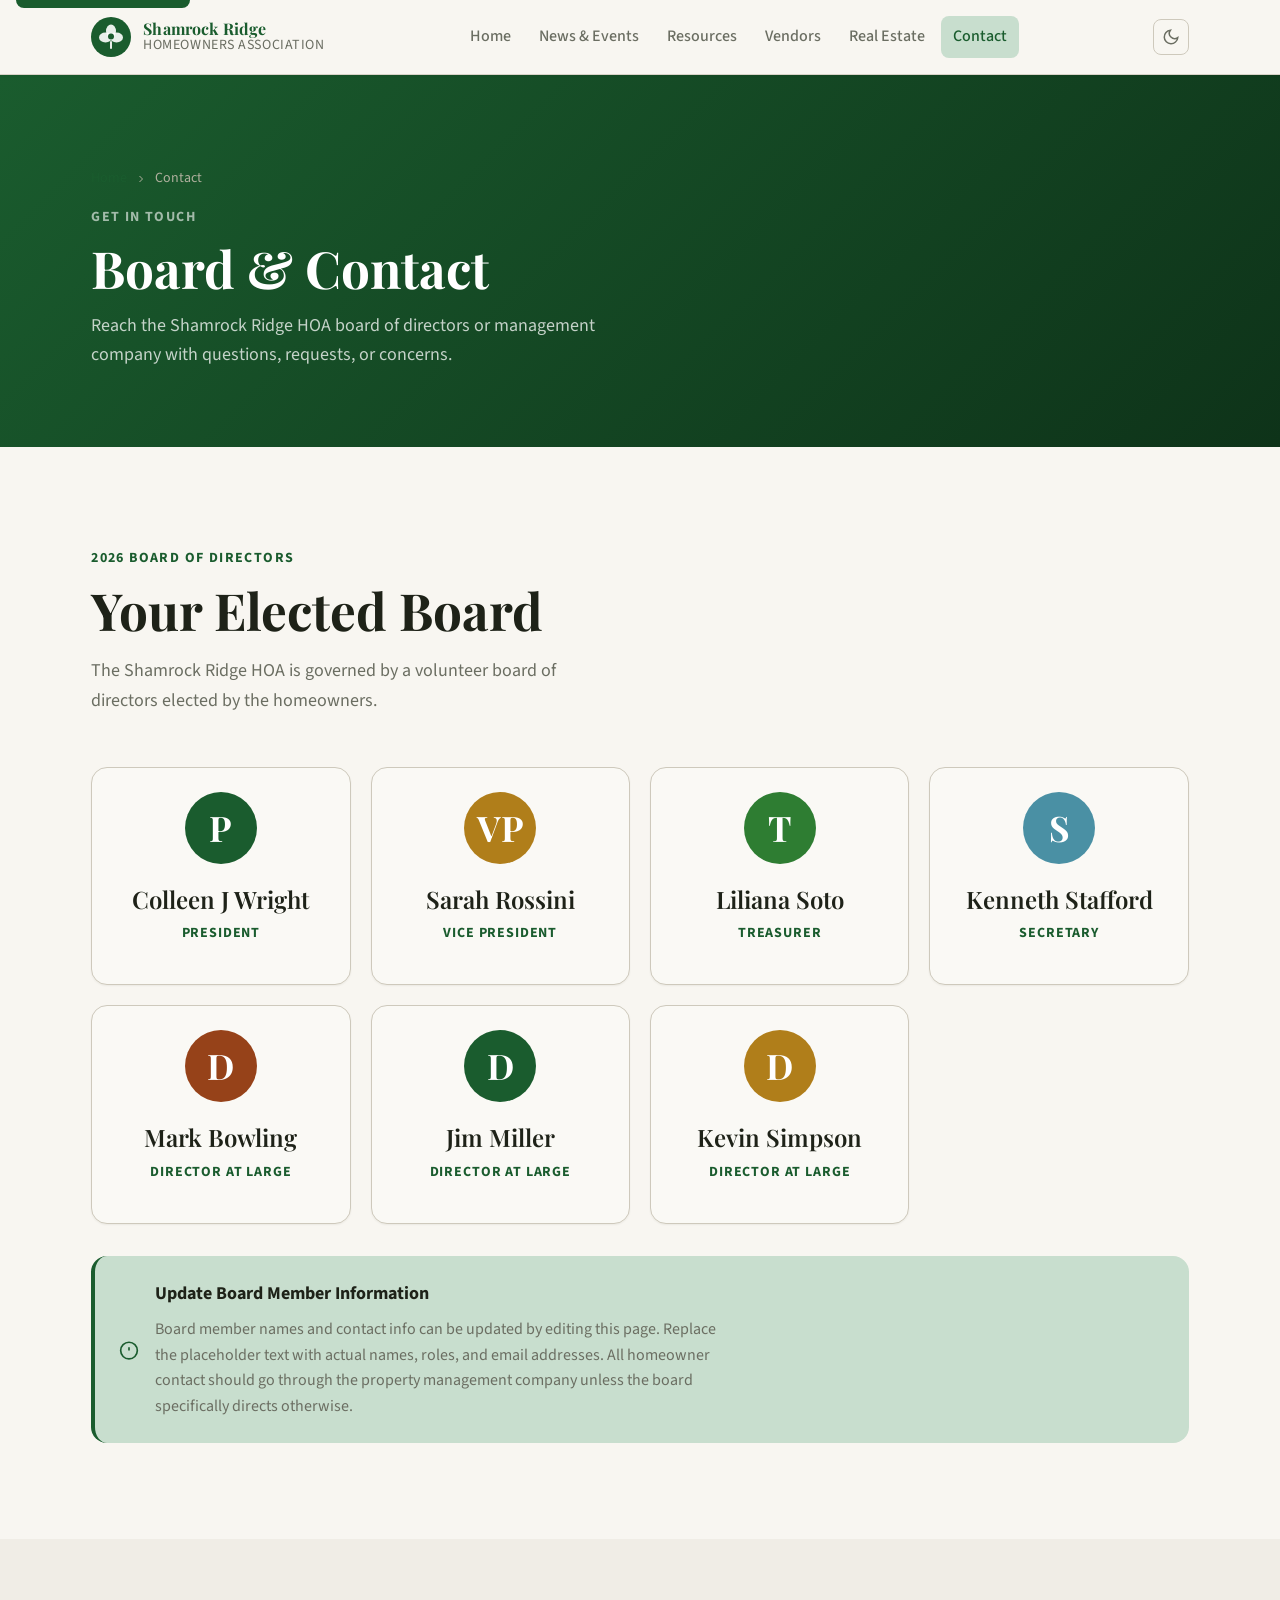
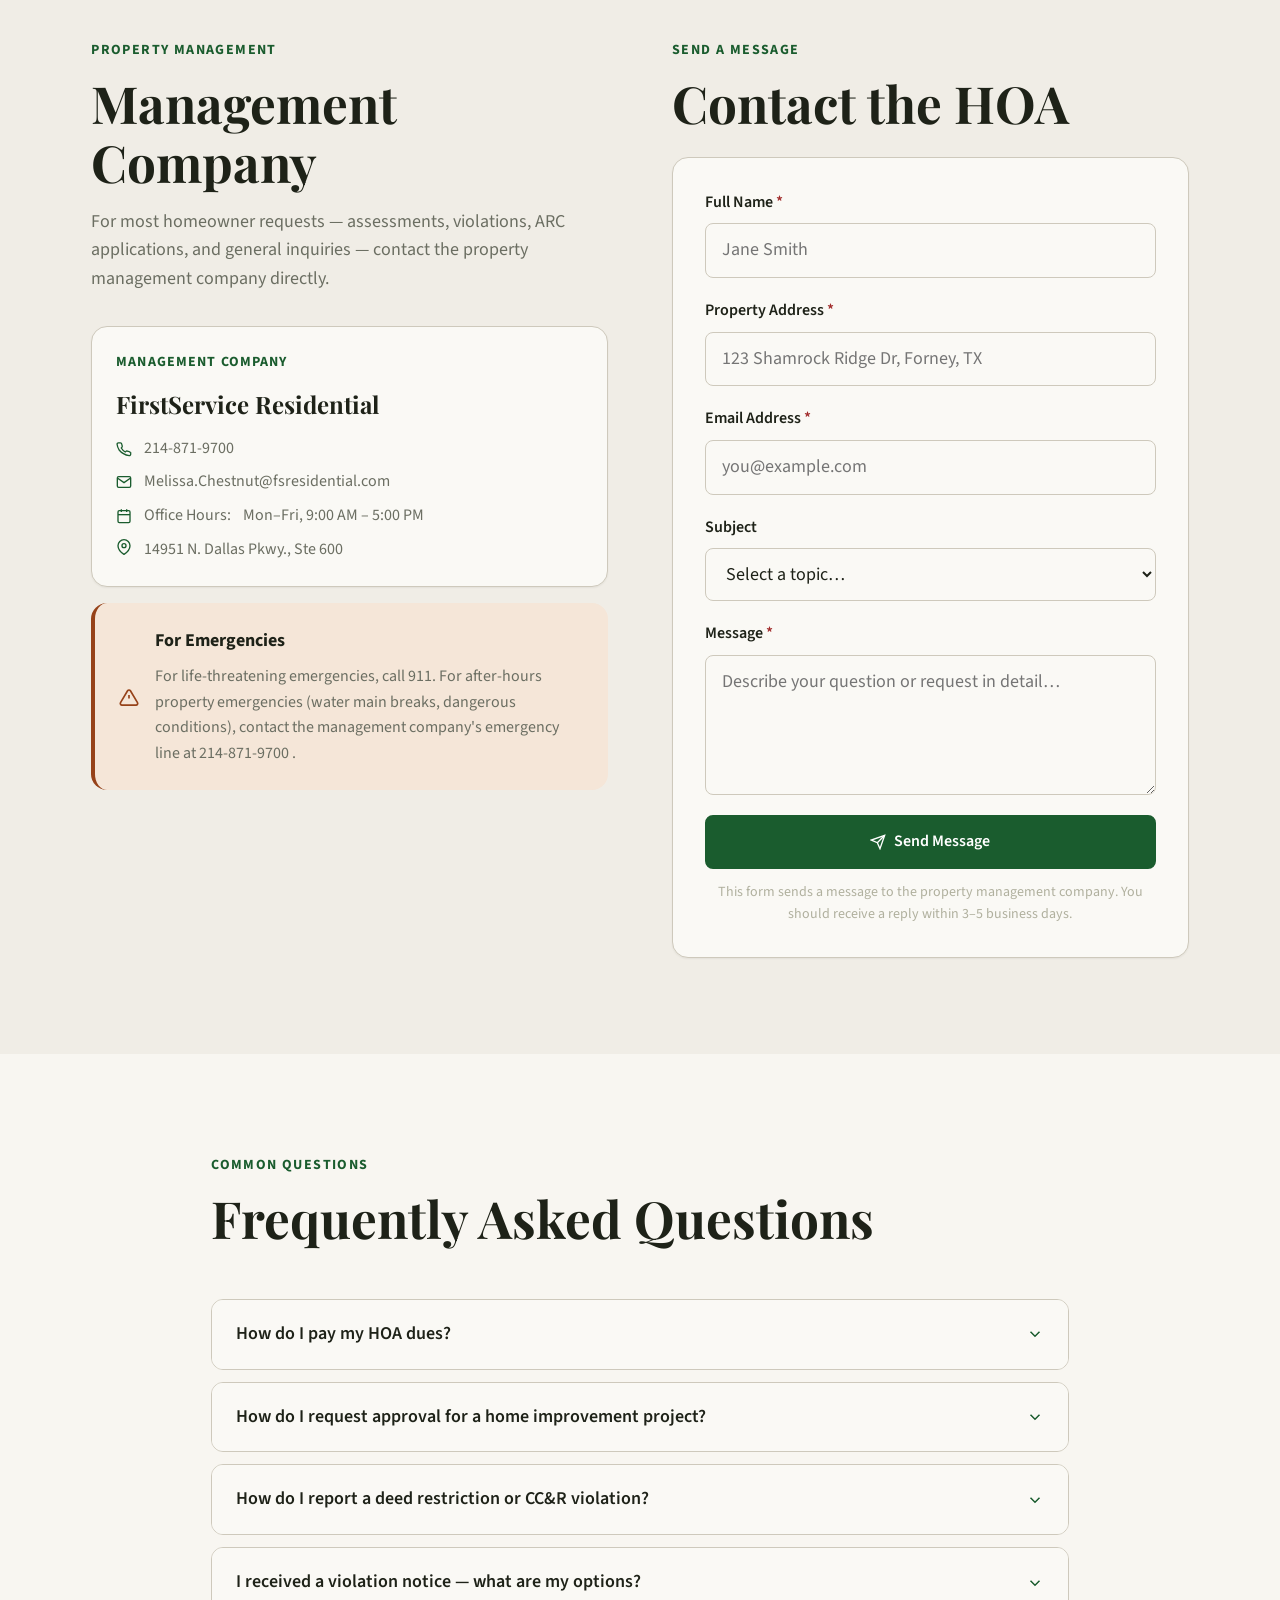
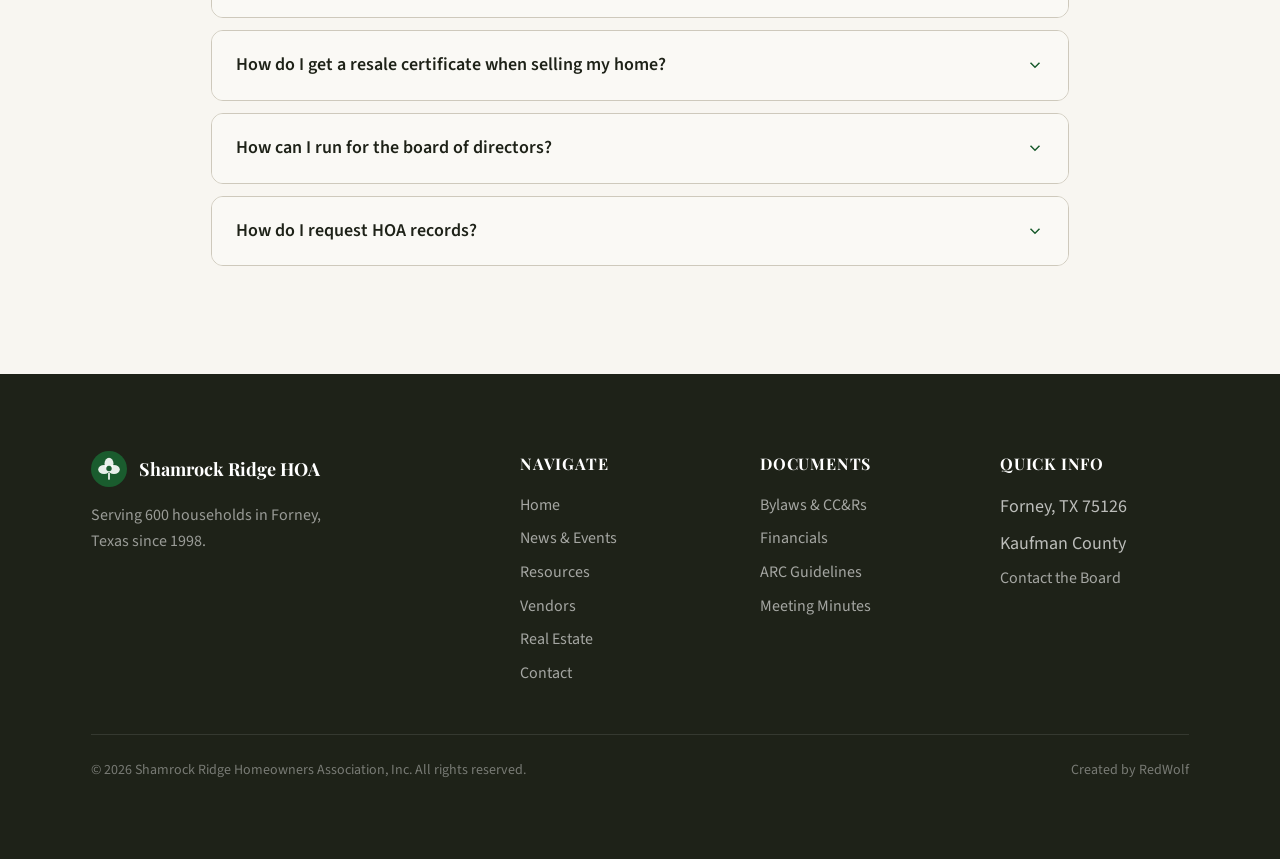
<file: contact.html>
<!DOCTYPE html>
<html lang="en">
<head>
<!--
   ______                            __
  / ____/___  ____ ___  ____  __  __/ /____  _____
 / /   / __ \/ __ `__ \/ __ \/ / / / __/ _ \/ ___/
/ /___/ /_/ / / / / / / /_/ / /_/ / /_/  __/ /
\____/\____/_/ /_/ /_/ .___/\__,_/\__/\___/_/
                    /_/
        Created with Perplexity Computer
        https://www.perplexity.ai/computer
-->
<meta name="generator" content="Perplexity Computer">
<meta name="author" content="Perplexity Computer">
<meta property="og:see_also" content="https://www.perplexity.ai/computer">
<link rel="author" href="https://www.perplexity.ai/computer">

<meta charset="UTF-8">
<meta name="viewport" content="width=device-width, initial-scale=1.0">
<title>Contact &amp; Board — Shamrock Ridge HOA</title>
<meta name="description" content="Contact the Shamrock Ridge HOA board of directors, property manager, and submit requests or questions.">
<link rel="preconnect" href="https://fonts.googleapis.com">
<link rel="preconnect" href="https://fonts.gstatic.com" crossorigin>
<link href="https://fonts.googleapis.com/css2?family=Playfair+Display:wght@400;600;700&family=Source+Sans+3:wght@300..700&display=swap" rel="stylesheet">
<link rel="stylesheet" href="./base.css">
<link rel="stylesheet" href="./style.css">
</head>
<body>

<a href="#main" class="skip-link">Skip to main content</a>

<header class="site-header" role="banner">
  <div class="container">
    <div class="header-inner">
      <a href="./index.html" class="site-logo" aria-label="Shamrock Ridge HOA Home">
        <svg class="logo-mark" viewBox="0 0 40 40" fill="none" aria-hidden="true">
          <circle cx="20" cy="20" r="20" fill="var(--color-primary)"/>
          <ellipse cx="20" cy="14" rx="5" ry="6.5" fill="rgba(255,255,255,0.9)"/>
          <ellipse cx="14.5" cy="20.5" rx="6.5" ry="5" fill="rgba(255,255,255,0.9)"/>
          <ellipse cx="25.5" cy="20.5" rx="6.5" ry="5" fill="rgba(255,255,255,0.9)"/>
          <rect x="19" y="24" width="2" height="8" rx="1" fill="rgba(255,255,255,0.9)"/>
          <circle cx="20" cy="19.5" r="3" fill="var(--color-primary)"/>
        </svg>
        <span class="logo-text">
          <span class="logo-title">Shamrock Ridge</span>
          <span class="logo-sub">Homeowners Association</span>
        </span>
      </a>
      <nav class="site-nav" id="site-nav" role="navigation" aria-label="Main navigation">
        <a href="./index.html" class="nav-link">Home</a>
        <!-- <a href="./documents.html" class="nav-link">Documents</a> -->
        <a href="./news.html" class="nav-link">News &amp; Events</a>
        <a href="./resources.html" class="nav-link">Resources</a>
        <a href="./vendors.html" class="nav-link">Vendors</a>
        <a href="./realestate.html" class="nav-link">Real Estate</a>
        <a href="./contact.html" class="nav-link active" aria-current="page">Contact</a>
      </nav>
      <div class="header-actions">
        <button class="theme-toggle" data-theme-toggle aria-label="Switch to dark mode">
          <svg width="18" height="18" viewBox="0 0 24 24" fill="none" stroke="currentColor" stroke-width="2" aria-hidden="true"><path d="M21 12.79A9 9 0 1 1 11.21 3 7 7 0 0 0 21 12.79z"/></svg>
        </button>
        <button class="menu-toggle" id="menu-toggle" aria-label="Open menu" aria-expanded="false" aria-controls="site-nav">
          <svg width="18" height="18" viewBox="0 0 24 24" fill="none" stroke="currentColor" stroke-width="2" aria-hidden="true"><line x1="3" y1="6" x2="21" y2="6"/><line x1="3" y1="12" x2="21" y2="12"/><line x1="3" y1="18" x2="21" y2="18"/></svg>
        </button>
      </div>
    </div>
  </div>
</header>

<main id="main">
  <section class="page-hero">
    <div class="container">
      <nav class="breadcrumb" aria-label="Breadcrumb">
        <a href="./index.html">Home</a>
        <svg width="12" height="12" viewBox="0 0 24 24" fill="none" stroke="currentColor" stroke-width="2" aria-hidden="true"><path d="M9 18l6-6-6-6"/></svg>
        <span aria-current="page">Contact</span>
      </nav>
      <p class="page-hero-eyebrow">Get in Touch</p>
      <h1 class="page-hero-title">Board &amp; Contact</h1>
      <p class="page-hero-desc">Reach the Shamrock Ridge HOA board of directors or management company with questions, requests, or concerns.</p>
    </div>
  </section>

  <!-- Board Members -->
  <section class="section" aria-labelledby="board-heading">
    <div class="container">
      <div class="section-header">
        <span class="section-eyebrow">2026 Board of Directors</span>
        <h2 class="section-title" id="board-heading">Your Elected Board</h2>
        <p class="section-desc">The Shamrock Ridge HOA is governed by a volunteer board of directors elected by the homeowners.</p>
      </div>
      <div class="board-grid">

        <div class="board-card">
          <div class="board-avatar" style="background:var(--color-primary);color:#fff;font-family:var(--font-display)">P</div>
          <p class="board-name">[President Name]</p>
          <p class="board-role">President</p>
          <p style="font-size:var(--text-xs);color:var(--color-text-muted);margin-bottom:var(--space-4)">Update with board member name and contact through property manager</p>
        </div>

        <div class="board-card">
          <div class="board-avatar" style="background:var(--color-accent);color:#fff;font-family:var(--font-display)">VP</div>
          <p class="board-name">[Vice President]</p>
          <p class="board-role">Vice President</p>
          <p style="font-size:var(--text-xs);color:var(--color-text-muted);margin-bottom:var(--space-4)">Update with board member name and contact through property manager</p>
        </div>

        <div class="board-card">
          <div class="board-avatar" style="background:var(--color-success);color:#fff;font-family:var(--font-display)">T</div>
          <p class="board-name">[Treasurer Name]</p>
          <p class="board-role">Treasurer</p>
          <p style="font-size:var(--text-xs);color:var(--color-text-muted);margin-bottom:var(--space-4)">Update with board member name and contact through property manager</p>
        </div>

        <div class="board-card">
          <div class="board-avatar" style="background:var(--color-blue, #4a90a4);color:#fff;font-family:var(--font-display)">S</div>
          <p class="board-name">[Secretary Name]</p>
          <p class="board-role">Secretary</p>
          <p style="font-size:var(--text-xs);color:var(--color-text-muted);margin-bottom:var(--space-4)">Update with board member name and contact through property manager</p>
        </div>

        <div class="board-card">
          <div class="board-avatar" style="background:var(--color-warning);color:#fff;font-family:var(--font-display)">D</div>
          <p class="board-name">[Director Name]</p>
          <p class="board-role">Director at Large</p>
          <p style="font-size:var(--text-xs);color:var(--color-text-muted);margin-bottom:var(--space-4)">Update with board member name and contact through property manager</p>
        </div>

      </div>

      <div class="callout info" style="margin-top:var(--space-8)">
        <svg class="callout-icon" width="20" height="20" viewBox="0 0 24 24" fill="none" stroke="currentColor" stroke-width="2" aria-hidden="true"><circle cx="12" cy="12" r="10"/><line x1="12" y1="8" x2="12" y2="12"/><line x1="12" y1="16" x2="12.01" y2="16"/></svg>
        <div class="callout-body">
          <p class="callout-title">Update Board Member Information</p>
          <p class="callout-text">Board member names and contact info can be updated by editing this page. Replace the placeholder text with actual names, roles, and email addresses. All homeowner contact should go through the property management company unless the board specifically directs otherwise.</p>
        </div>
      </div>
    </div>
  </section>

  <!-- Management Company + Contact Form -->
  <section class="section section-alt" aria-labelledby="management-heading" id="management">
    <div class="container">
      <div class="two-col">

        <!-- Management Info -->
        <div>
          <span class="section-eyebrow">Property Management</span>
          <h2 class="section-title" id="management-heading">Management Company</h2>
          <p style="font-size:var(--text-base);color:var(--color-text-muted);margin-bottom:var(--space-8);line-height:1.6;">For most homeowner requests — assessments, violations, ARC applications, and general inquiries — contact the property management company directly.</p>

          <div style="display:flex;flex-direction:column;gap:var(--space-4)">

            <div style="background:var(--color-surface);border:1px solid var(--color-border);border-radius:var(--radius-xl);padding:var(--space-6);box-shadow:var(--shadow-sm)">
              <p style="font-size:var(--text-xs);font-weight:700;color:var(--color-primary);letter-spacing:0.08em;text-transform:uppercase;margin-bottom:var(--space-3)">Management Company</p>
              <p style="font-family:var(--font-display);font-size:var(--text-lg);font-weight:700;color:var(--color-text);margin-bottom:var(--space-3)"><span data-cms="company-name">[Property Management Company Name]</span></p>
              <div style="display:flex;flex-direction:column;gap:var(--space-2)">
                <div style="display:flex;align-items:center;gap:var(--space-3);font-size:var(--text-sm);color:var(--color-text-muted)">
                  <svg width="16" height="16" viewBox="0 0 24 24" fill="none" stroke="var(--color-primary)" stroke-width="2" aria-hidden="true"><path d="M22 16.92v3a2 2 0 0 1-2.18 2 19.79 19.79 0 0 1-8.63-3.07A19.5 19.5 0 0 1 4.69 13.5 19.79 19.79 0 0 1 1.62 4.9 2 2 0 0 1 3.6 2.74h3a2 2 0 0 1 2 1.72 12.84 12.84 0 0 0 .7 2.81 2 2 0 0 1-.45 2.11L7.91 10.5a16 16 0 0 0 6 6l.94-.94a2 2 0 0 1 2.11-.45 12.84 12.84 0 0 0 2.81.7A2 2 0 0 1 21.5 18z"/></svg>
                  <span data-cms="phone">[Phone Number]</span>
                </div>
                <div style="display:flex;align-items:center;gap:var(--space-3);font-size:var(--text-sm);color:var(--color-text-muted)">
                  <svg width="16" height="16" viewBox="0 0 24 24" fill="none" stroke="var(--color-primary)" stroke-width="2" aria-hidden="true"><path d="M4 4h16c1.1 0 2 .9 2 2v12c0 1.1-.9 2-2 2H4c-1.1 0-2-.9-2-2V6c0-1.1.9-2 2-2z"/><polyline points="22,6 12,13 2,6"/></svg>
                  <span data-cms="email">[Email Address]</span>
                </div>
                <div style="display:flex;align-items:center;gap:var(--space-3);font-size:var(--text-sm);color:var(--color-text-muted)">
                  <svg width="16" height="16" viewBox="0 0 24 24" fill="none" stroke="var(--color-primary)" stroke-width="2" aria-hidden="true"><rect x="3" y="4" width="18" height="18" rx="2" ry="2"/><line x1="16" y1="2" x2="16" y2="6"/><line x1="8" y1="2" x2="8" y2="6"/><line x1="3" y1="10" x2="21" y2="10"/></svg>
                  Office Hours: <span data-cms="office-hours">Mon–Fri, 9:00 AM – 5:00 PM</span>
                </div>
                <div style="display:flex;align-items:flex-start;gap:var(--space-3);font-size:var(--text-sm);color:var(--color-text-muted)">
                  <svg width="16" height="16" viewBox="0 0 24 24" fill="none" stroke="var(--color-primary)" stroke-width="2" style="margin-top:2px;flex-shrink:0" aria-hidden="true"><path d="M21 10c0 7-9 13-9 13s-9-6-9-13a9 9 0 0 1 18 0z"/><circle cx="12" cy="10" r="3"/></svg>
                  <span data-cms="address">[Mailing Address]</span>
                </div>
              </div>
            </div>

            <div class="callout warning">
              <svg class="callout-icon" width="20" height="20" viewBox="0 0 24 24" fill="none" stroke="currentColor" stroke-width="2" aria-hidden="true"><path d="M10.29 3.86L1.82 18a2 2 0 0 0 1.71 3h16.94a2 2 0 0 0 1.71-3L13.71 3.86a2 2 0 0 0-3.42 0z"/><line x1="12" y1="9" x2="12" y2="13"/><line x1="12" y1="17" x2="12.01" y2="17"/></svg>
              <div class="callout-body">
                <p class="callout-title">For Emergencies</p>
                <p class="callout-text">For life-threatening emergencies, call 911. For after-hours property emergencies (water main breaks, dangerous conditions), contact the management company's emergency line at <span data-cms="emergency-phone">[Emergency Phone]</span>.</p>
              </div>
            </div>

          </div>
        </div>

        <!-- Contact Form -->
        <div>
          <span class="section-eyebrow">Send a Message</span>
          <h2 class="section-title" style="margin-bottom:var(--space-6)">Contact the HOA</h2>

          <form id="contact-form" name="contact" method="POST" data-netlify="true" netlify-honeypot="bot-field" novalidate style="background:var(--color-surface);border:1px solid var(--color-border);border-radius:var(--radius-xl);padding:var(--space-8);box-shadow:var(--shadow-sm)">
            <input type="hidden" name="form-name" value="contact">
            <p style="display:none"><label>Don't fill this out: <input name="bot-field"></label></p>
            <div class="form-group">
              <label class="form-label" for="contact-name">Full Name <span style="color:var(--color-error)" aria-hidden="true">*</span></label>
              <input class="form-input" type="text" id="contact-name" name="name" required autocomplete="name" placeholder="Jane Smith">
            </div>
            <div class="form-group">
              <label class="form-label" for="contact-address">Property Address <span style="color:var(--color-error)" aria-hidden="true">*</span></label>
              <input class="form-input" type="text" id="contact-address" name="address" required placeholder="123 Shamrock Ridge Dr, Forney, TX">
            </div>
            <div class="form-group">
              <label class="form-label" for="contact-email">Email Address <span style="color:var(--color-error)" aria-hidden="true">*</span></label>
              <input class="form-input" type="email" id="contact-email" name="email" required autocomplete="email" placeholder="you@example.com">
            </div>
            <div class="form-group">
              <label class="form-label" for="contact-subject">Subject</label>
              <select class="form-select" id="contact-subject" name="subject">
                <option value="">Select a topic…</option>
                <option value="arc">Architectural Review (ARC) Request</option>
                <option value="assessment">Assessment / Payment Question</option>
                <option value="violation">Violation / Code Compliance</option>
                <option value="maintenance">Maintenance / Common Area Issue</option>
                <option value="records">Records Request</option>
                <option value="board">Board Meeting / Agenda Item</option>
                <option value="general">General Question</option>
                <option value="other">Other</option>
              </select>
            </div>
            <div class="form-group">
              <label class="form-label" for="contact-message">Message <span style="color:var(--color-error)" aria-hidden="true">*</span></label>
              <textarea class="form-textarea" id="contact-message" name="message" required placeholder="Describe your question or request in detail…"></textarea>
            </div>

            <div id="form-success" style="display:none;padding:var(--space-4);background:var(--color-success-highlight);border-radius:var(--radius-md);font-size:var(--text-sm);color:var(--color-success);margin-bottom:var(--space-4)">
              Your message has been submitted. The board or management company will respond within 3-5 business days.
            </div>

            <button type="submit" class="btn btn-primary" style="width:100%;justify-content:center">
              <svg width="16" height="16" viewBox="0 0 24 24" fill="none" stroke="currentColor" stroke-width="2" aria-hidden="true"><line x1="22" y1="2" x2="11" y2="13"/><polygon points="22 2 15 22 11 13 2 9 22 2"/></svg>
              Send Message
            </button>
            <p style="font-size:var(--text-xs);color:var(--color-text-faint);text-align:center;margin-top:var(--space-3)">This form sends a message to the property management company. You should receive a reply within 3–5 business days.</p>
          </form>
        </div>

      </div>
    </div>
  </section>

  <!-- FAQ -->
  <section class="section" aria-labelledby="faq-heading">
    <div class="container container--narrow">
      <div class="section-header">
        <span class="section-eyebrow">Common Questions</span>
        <h2 class="section-title" id="faq-heading">Frequently Asked Questions</h2>
      </div>

      <div role="list">

        <div class="faq-item" role="listitem">
          <button class="faq-question" aria-expanded="false">
            How do I pay my HOA dues?
            <svg class="faq-chevron" width="18" height="18" viewBox="0 0 24 24" fill="none" stroke="currentColor" stroke-width="2" aria-hidden="true"><polyline points="6 9 12 15 18 9"/></svg>
          </button>
          <div class="faq-answer">HOA dues can be paid online through the payment portal (link provided in your assessment notice), by check mailed to the management company, or by setting up automatic payments. Contact the management company for payment plan options.</div>
        </div>

        <div class="faq-item" role="listitem">
          <button class="faq-question" aria-expanded="false">
            How do I request approval for a home improvement project?
            <svg class="faq-chevron" width="18" height="18" viewBox="0 0 24 24" fill="none" stroke="currentColor" stroke-width="2" aria-hidden="true"><polyline points="6 9 12 15 18 9"/></svg>
          </button>
          <div class="faq-answer">Download and complete the ARC Application Form from the <a href="./documents.html#forms" style="color:var(--color-primary)">Documents page</a>. Submit it along with any required plans, photos, and specifications to the management company. Allow up to 30 days for review. Do not begin any work until written approval is received.</div>
        </div>

        <div class="faq-item" role="listitem">
          <button class="faq-question" aria-expanded="false">
            How do I report a deed restriction or CC&R violation?
            <svg class="faq-chevron" width="18" height="18" viewBox="0 0 24 24" fill="none" stroke="currentColor" stroke-width="2" aria-hidden="true"><polyline points="6 9 12 15 18 9"/></svg>
          </button>
          <div class="faq-answer">Use the contact form on this page and select "Violation / Code Compliance" as the subject. Include the address where the issue is occurring and a description of the concern. The management company will investigate and follow the enforcement procedures in the Rules &amp; Regulations.</div>
        </div>

        <div class="faq-item" role="listitem">
          <button class="faq-question" aria-expanded="false">
            I received a violation notice — what are my options?
            <svg class="faq-chevron" width="18" height="18" viewBox="0 0 24 24" fill="none" stroke="currentColor" stroke-width="2" aria-hidden="true"><polyline points="6 9 12 15 18 9"/></svg>
          </button>
          <div class="faq-answer">You may: (1) correct the violation by the deadline shown in the notice, (2) request additional time in writing from the management company, or (3) file a formal appeal using the Violation Appeal Form from the <a href="./documents.html#forms" style="color:var(--color-primary)">Documents page</a>. Review the Enforcement Policy for full procedures.</div>
        </div>

        <div class="faq-item" role="listitem">
          <button class="faq-question" aria-expanded="false">
            How do I get a resale certificate when selling my home?
            <svg class="faq-chevron" width="18" height="18" viewBox="0 0 24 24" fill="none" stroke="currentColor" stroke-width="2" aria-hidden="true"><polyline points="6 9 12 15 18 9"/></svg>
          </button>
          <div class="faq-answer">Complete the Resale Certificate Request Form from the <a href="./documents.html#forms" style="color:var(--color-primary)">Documents page</a> and submit it to the management company. Texas law requires the certificate be delivered within 10 days of request. Fees may apply as allowed by Texas Property Code.</div>
        </div>

        <div class="faq-item" role="listitem">
          <button class="faq-question" aria-expanded="false">
            How can I run for the board of directors?
            <svg class="faq-chevron" width="18" height="18" viewBox="0 0 24 24" fill="none" stroke="currentColor" stroke-width="2" aria-hidden="true"><polyline points="6 9 12 15 18 9"/></svg>
          </button>
          <div class="faq-answer">Board elections are held at the Annual Homeowner Meeting each spring. To be a candidate, you must be a homeowner in good standing (current on assessments) and submit your name to the management company at least 30 days before the annual meeting. Contact the board for more details.</div>
        </div>

        <div class="faq-item" role="listitem">
          <button class="faq-question" aria-expanded="false">
            How do I request HOA records?
            <svg class="faq-chevron" width="18" height="18" viewBox="0 0 24 24" fill="none" stroke="currentColor" stroke-width="2" aria-hidden="true"><polyline points="6 9 12 15 18 9"/></svg>
          </button>
          <div class="faq-answer">Under Texas Property Code §209.005, homeowners have the right to inspect certain HOA records. Submit a written request to the management company. Review the Records Request Policy in the <a href="./documents.html#management" style="color:var(--color-primary)">Documents section</a> for details on what records are available and the request process.</div>
        </div>

      </div>
    </div>
  </section>

</main>

<footer class="site-footer" role="contentinfo">
  <div class="container">
    <div class="footer-grid">
      <div class="footer-brand">
        <a href="./index.html" class="footer-logo">
          <svg width="36" height="36" viewBox="0 0 40 40" fill="none" aria-hidden="true">
            <circle cx="20" cy="20" r="20" fill="var(--color-primary)"/>
            <ellipse cx="20" cy="14" rx="5" ry="6.5" fill="rgba(255,255,255,0.9)"/>
            <ellipse cx="14.5" cy="20.5" rx="6.5" ry="5" fill="rgba(255,255,255,0.9)"/>
            <ellipse cx="25.5" cy="20.5" rx="6.5" ry="5" fill="rgba(255,255,255,0.9)"/>
            <rect x="19" y="24" width="2" height="8" rx="1" fill="rgba(255,255,255,0.9)"/>
            <circle cx="20" cy="19.5" r="3" fill="var(--color-primary)"/>
          </svg>
          <span style="font-family:var(--font-display);font-size:var(--text-base);font-weight:700;color:#fff;">Shamrock Ridge HOA</span>
        </a>
        <p class="footer-tagline">Serving 600 households in Forney, Texas since 1998.</p>
      </div>
      <div>
        <p class="footer-col-title">Navigate</p>
        <nav class="footer-links">
          <a href="./index.html">Home</a>
          <!-- <a href="./documents.html">Documents</a> -->
          <a href="./news.html">News &amp; Events</a>
          <a href="./resources.html">Resources</a>
          <a href="./vendors.html">Vendors</a>
          <a href="./realestate.html">Real Estate</a>
          <a href="./contact.html">Contact</a>
        </nav>
      </div>
      <div>
        <p class="footer-col-title">Documents</p>
        <nav class="footer-links">
          <a href="./documents.html#bylaws">Bylaws &amp; CC&Rs</a>
          <a href="./documents.html#financial">Financials</a>
          <a href="./documents.html#architectural">ARC Guidelines</a>
          <a href="./documents.html#minutes">Meeting Minutes</a>
        </nav>
      </div>
      <div>
        <p class="footer-col-title">Quick Info</p>
        <div class="footer-links">
          <span>Forney, TX 75126</span>
          <span>Kaufman County</span>
          <a href="./contact.html">Contact the Board</a>
        </div>
      </div>
    </div>
    <div class="footer-bottom">
      <span>© 2026 Shamrock Ridge Homeowners Association, Inc. All rights reserved.</span>
      Created by RedWolf
    </div>
  </div>
</footer>

<script>
(function(){const t=document.querySelector('[data-theme-toggle]'),r=document.documentElement;let d=matchMedia('(prefers-color-scheme:dark)').matches?'dark':'light';r.setAttribute('data-theme',d);if(t){function u(){t.setAttribute('aria-label','Switch to '+(d==='dark'?'light':'dark')+' mode');t.innerHTML=d==='dark'?'<svg width="18" height="18" viewBox="0 0 24 24" fill="none" stroke="currentColor" stroke-width="2"><circle cx="12" cy="12" r="5"/><path d="M12 1v2M12 21v2M4.22 4.22l1.42 1.42M18.36 18.36l1.42 1.42M1 12h2M21 12h2M4.22 19.78l1.42-1.42M18.36 5.64l1.42-1.42"/></svg>':'<svg width="18" height="18" viewBox="0 0 24 24" fill="none" stroke="currentColor" stroke-width="2"><path d="M21 12.79A9 9 0 1 1 11.21 3 7 7 0 0 0 21 12.79z"/></svg>';}u();t.addEventListener('click',()=>{d=d==='dark'?'light':'dark';r.setAttribute('data-theme',d);u();})}})();
(function(){const btn=document.getElementById('menu-toggle'),nav=document.getElementById('site-nav');if(!btn||!nav)return;btn.addEventListener('click',()=>{const isOpen=nav.classList.toggle('open');btn.setAttribute('aria-expanded',isOpen);btn.setAttribute('aria-label',isOpen?'Close menu':'Open menu');btn.innerHTML=isOpen?'<svg width="18" height="18" viewBox="0 0 24 24" fill="none" stroke="currentColor" stroke-width="2"><line x1="18" y1="6" x2="6" y2="18"/><line x1="6" y1="6" x2="18" y2="18"/></svg>':'<svg width="18" height="18" viewBox="0 0 24 24" fill="none" stroke="currentColor" stroke-width="2"><line x1="3" y1="6" x2="21" y2="6"/><line x1="3" y1="12" x2="21" y2="12"/><line x1="3" y1="18" x2="21" y2="18"/></svg>';});document.addEventListener('click',(e)=>{if(!nav.contains(e.target)&&!btn.contains(e.target)){nav.classList.remove('open');btn.setAttribute('aria-expanded','false');btn.setAttribute('aria-label','Open menu');btn.innerHTML='<svg width="18" height="18" viewBox="0 0 24 24" fill="none" stroke="currentColor" stroke-width="2"><line x1="3" y1="6" x2="21" y2="6"/><line x1="3" y1="12" x2="21" y2="12"/><line x1="3" y1="18" x2="21" y2="18"/></svg>';}});})();

// FAQ accordion
document.querySelectorAll('.faq-question').forEach(btn => {
  btn.addEventListener('click', () => {
    const item = btn.closest('.faq-item');
    const isOpen = item.classList.toggle('open');
    btn.setAttribute('aria-expanded', isOpen);
  });
});

// Contact form
document.getElementById('contact-form').addEventListener('submit', function(e) {
  e.preventDefault();
  const form = this;
  const btn = form.querySelector('button[type="submit"]');
  const successEl = document.getElementById('form-success');
  btn.disabled = true;
  btn.textContent = 'Sending…';
  fetch('/', {
    method: 'POST',
    headers: { 'Content-Type': 'application/x-www-form-urlencoded' },
    body: new URLSearchParams(new FormData(form)).toString()
  })
  .then(() => {
    successEl.style.display = 'block';
    form.reset();
    btn.style.display = 'none';
  })
  .catch(() => {
    btn.disabled = false;
    btn.innerHTML = '<svg width="16" height="16" viewBox="0 0 24 24" fill="none" stroke="currentColor" stroke-width="2"><line x1="22" y1="2" x2="11" y2="13"/><polygon points="22 2 15 22 11 13 2 9 22 2"/></svg> Send Message';
    alert('There was an error sending your message. Please try again.');
  });
});
</script>

<script src="./cms-loader.js"></script>
</body>
</html>
</file>
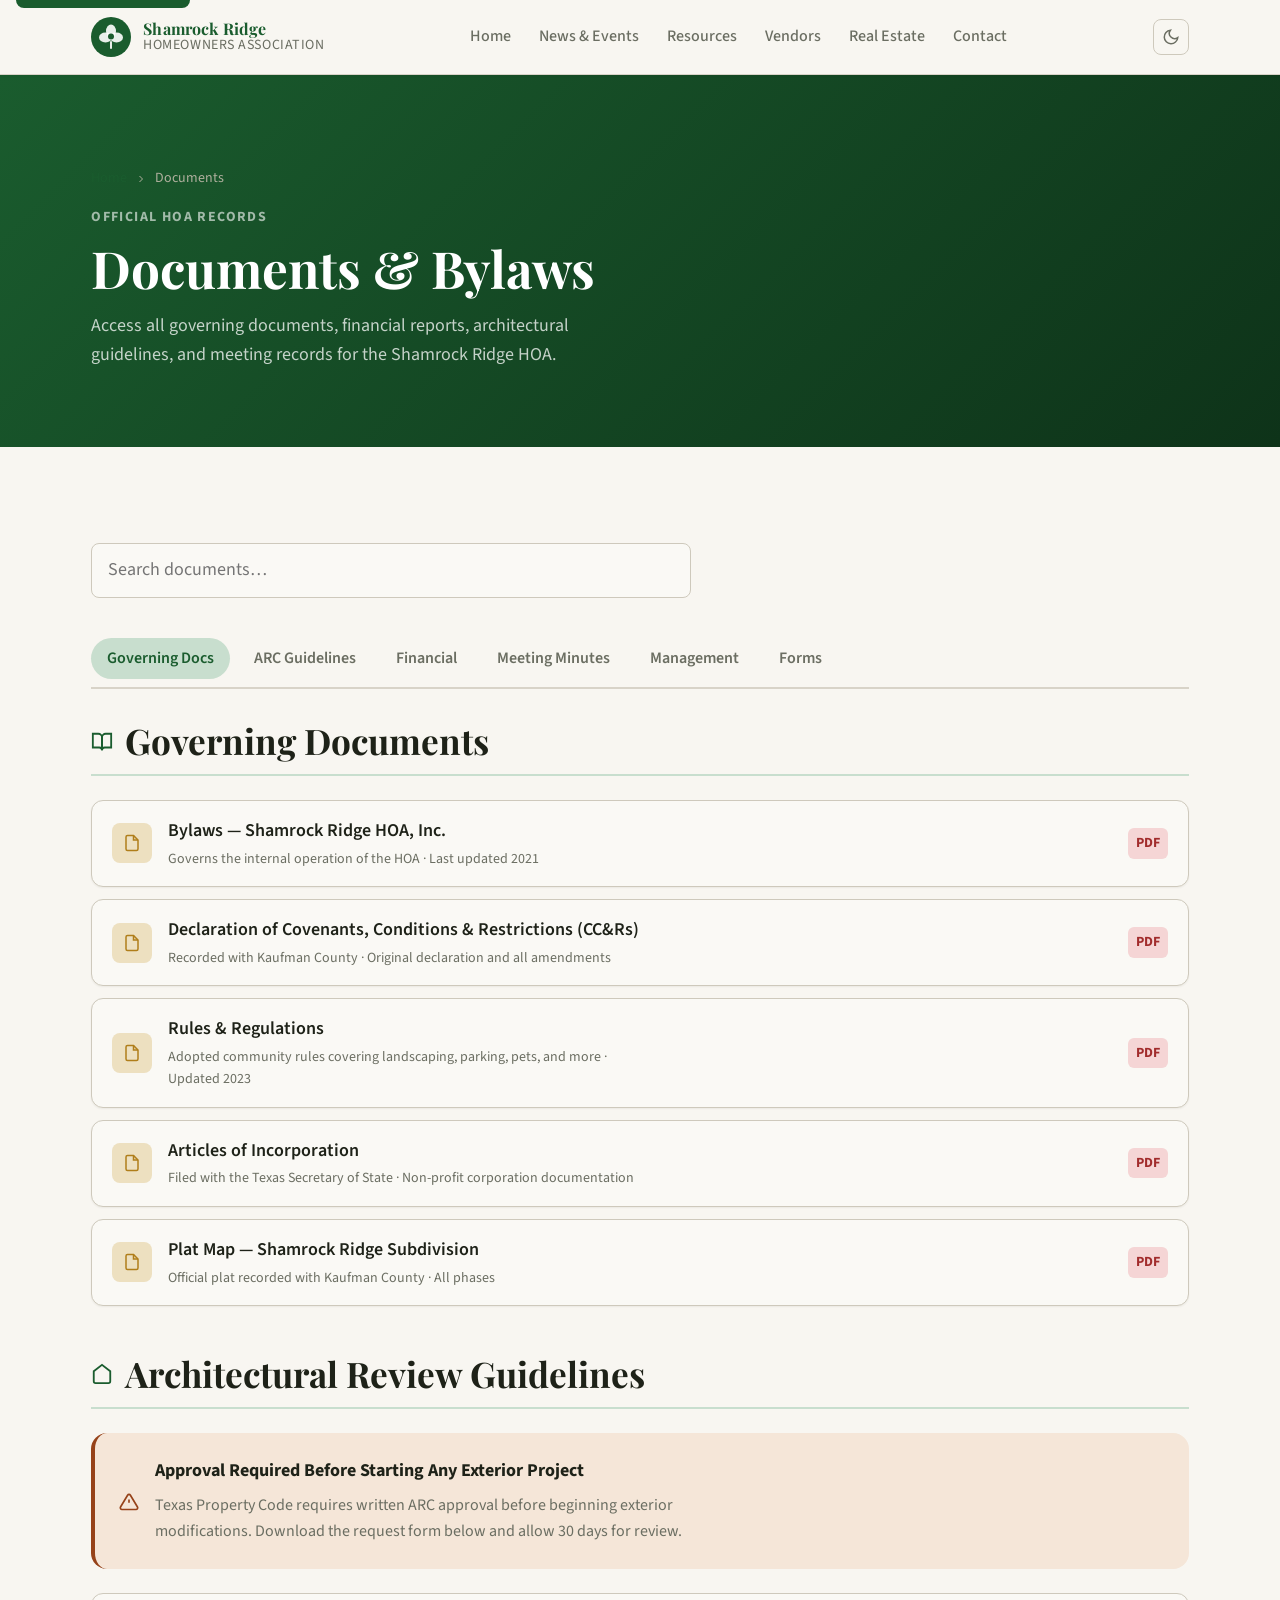
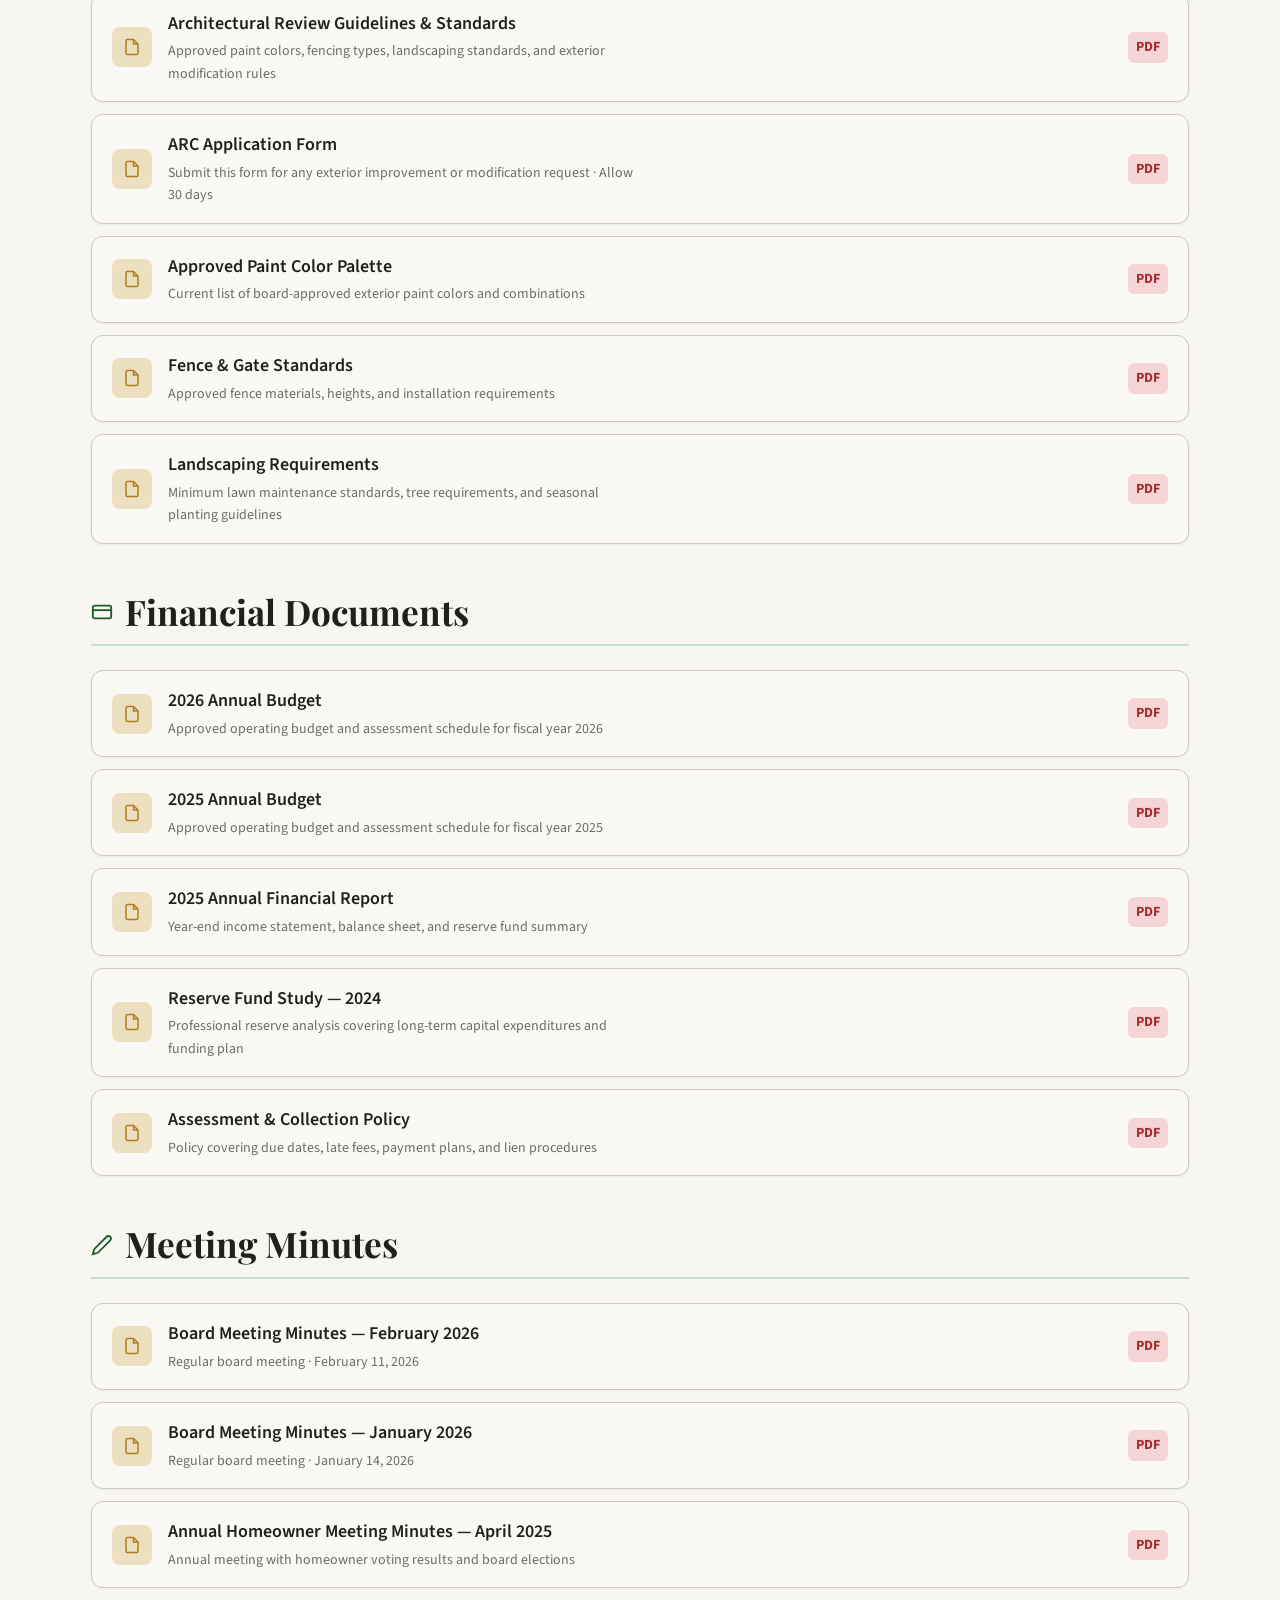
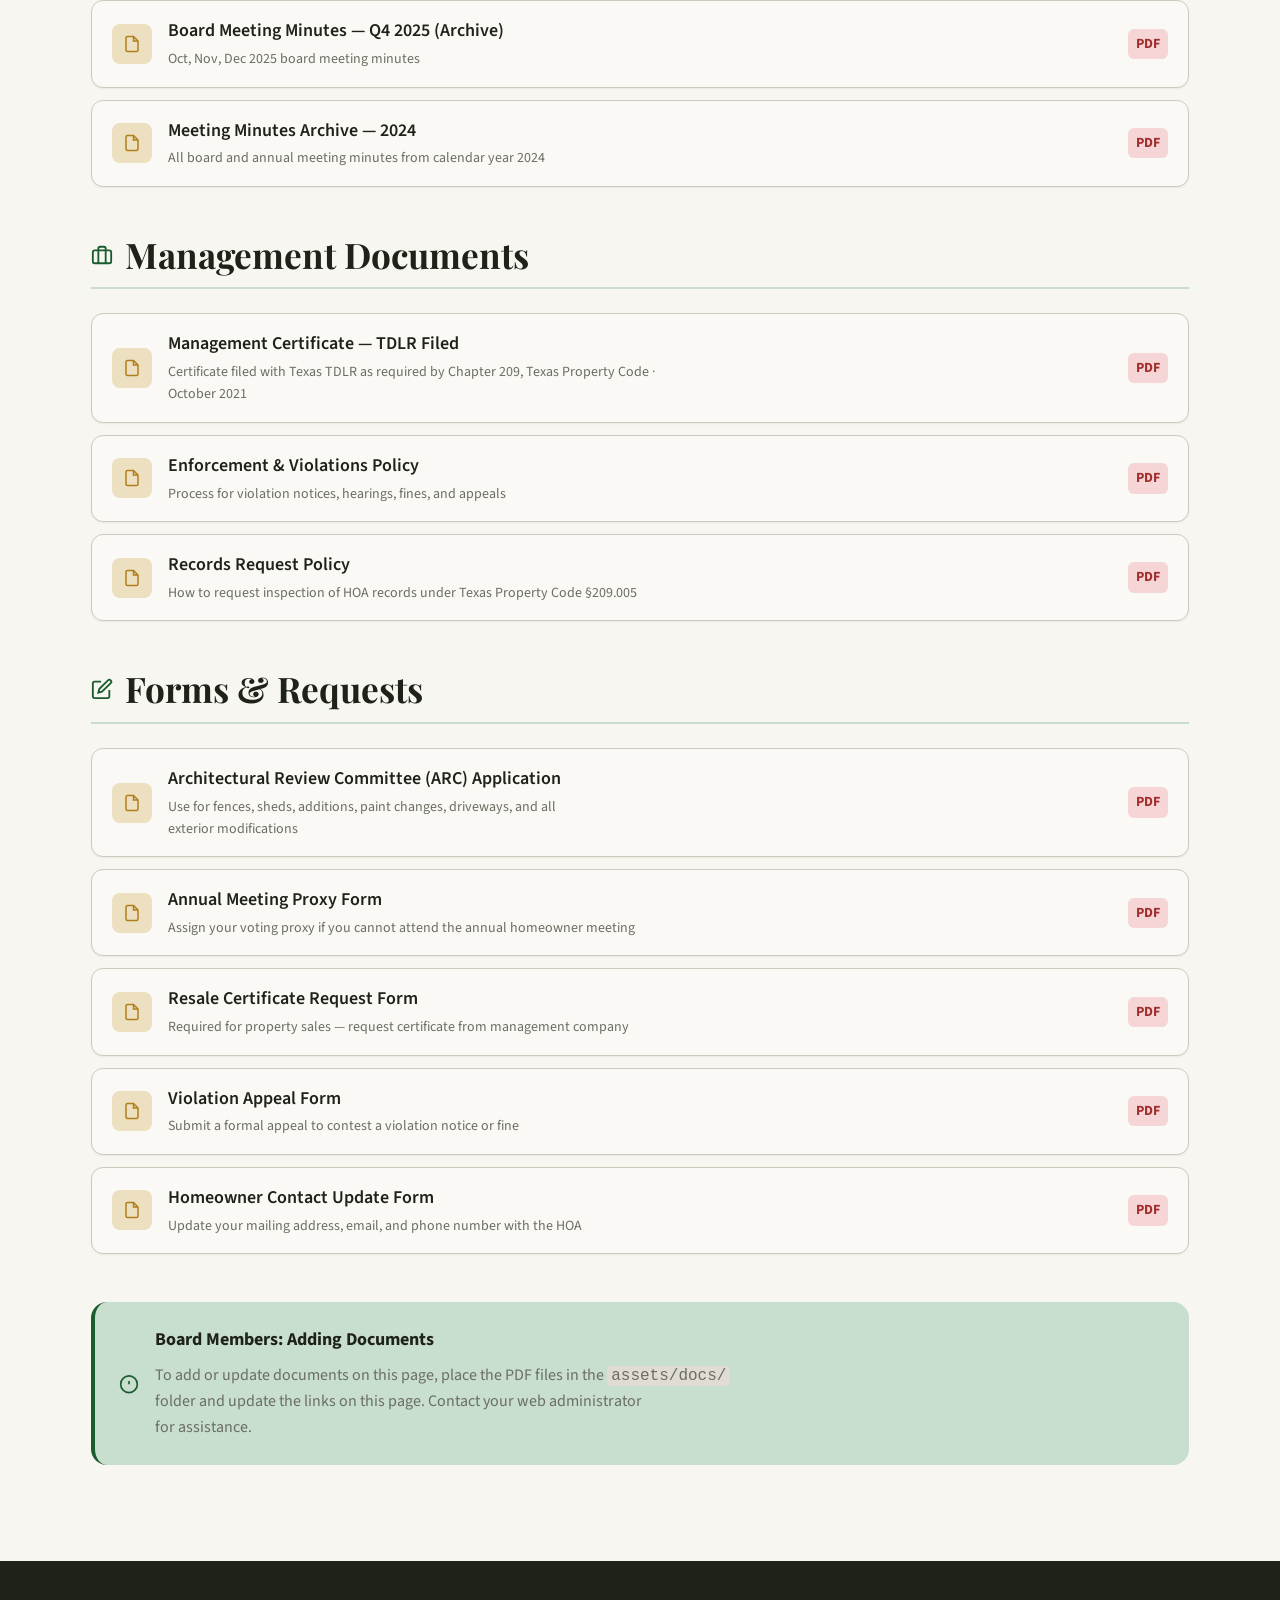
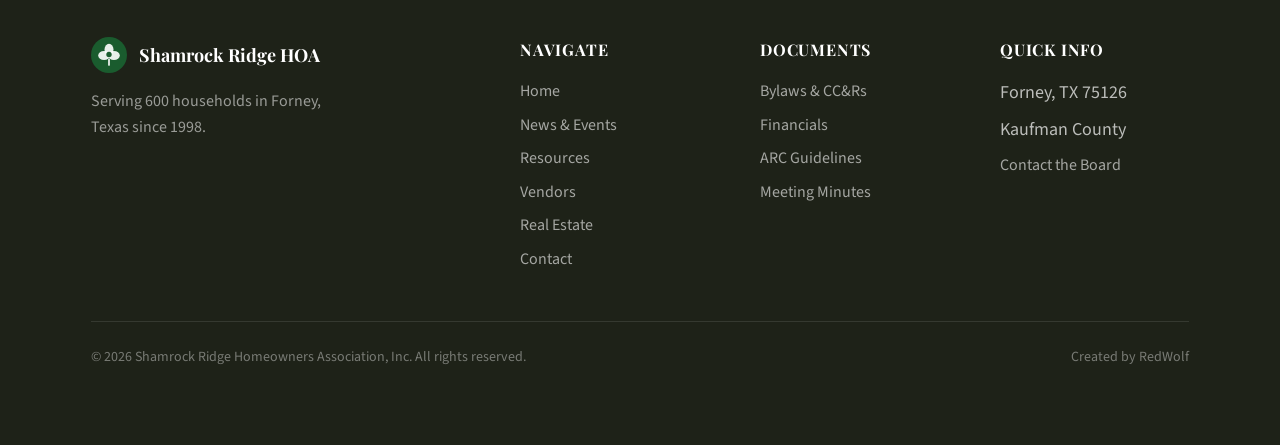
<file: documents.html>
<!DOCTYPE html>
<html lang="en">
<head>
<!--
   ______                            __
  / ____/___  ____ ___  ____  __  __/ /____  _____
 / /   / __ \/ __ `__ \/ __ \/ / / / __/ _ \/ ___/
/ /___/ /_/ / / / / / / /_/ / /_/ / /_/  __/ /
\____/\____/_/ /_/ /_/ .___/\__,_/\__/\___/_/
                    /_/
        Created with Perplexity Computer
        https://www.perplexity.ai/computer
-->
<meta name="generator" content="Perplexity Computer">
<meta name="author" content="Perplexity Computer">
<meta property="og:see_also" content="https://www.perplexity.ai/computer">
<link rel="author" href="https://www.perplexity.ai/computer">

<meta charset="UTF-8">
<meta name="viewport" content="width=device-width, initial-scale=1.0">
<title>Documents &amp; Bylaws — Shamrock Ridge HOA</title>
<meta name="description" content="Download official HOA documents including bylaws, CC&Rs, architectural guidelines, financial reports, and meeting minutes for Shamrock Ridge HOA in Forney, Texas.">
<link rel="preconnect" href="https://fonts.googleapis.com">
<link rel="preconnect" href="https://fonts.gstatic.com" crossorigin>
<link href="https://fonts.googleapis.com/css2?family=Playfair+Display:wght@400;600;700&family=Source+Sans+3:wght@300..700&display=swap" rel="stylesheet">
<link rel="stylesheet" href="./base.css">
<link rel="stylesheet" href="./style.css">
<style>
  .doc-search-bar {
    display: flex;
    gap: var(--space-3);
    margin-bottom: var(--space-10);
    max-width: 600px;
  }
  .doc-search-input {
    flex: 1;
    padding: var(--space-3) var(--space-4);
    border: 1px solid var(--color-border);
    border-radius: var(--radius-md);
    background: var(--color-surface);
    font-size: var(--text-base);
    color: var(--color-text);
  }
  .doc-search-input:focus {
    outline: none;
    border-color: var(--color-primary);
    box-shadow: 0 0 0 3px color-mix(in oklab, var(--color-primary) 12%, transparent);
  }
  .doc-tabs {
    display: flex;
    gap: var(--space-2);
    flex-wrap: wrap;
    margin-bottom: var(--space-8);
    border-bottom: 2px solid var(--color-divider);
    padding-bottom: var(--space-2);
  }
  .doc-tab {
    padding: var(--space-2) var(--space-4);
    border-radius: var(--radius-full);
    font-size: var(--text-sm);
    font-weight: 600;
    color: var(--color-text-muted);
    background: transparent;
    border: none;
    cursor: pointer;
    text-decoration: none;
  }
  .doc-tab:hover { color: var(--color-primary); background: var(--color-primary-highlight); }
  .doc-tab.active { color: var(--color-primary); background: var(--color-primary-highlight); }
  .upload-zone {
    border: 2px dashed var(--color-border);
    border-radius: var(--radius-xl);
    padding: var(--space-10);
    text-align: center;
    background: var(--color-surface);
    margin-top: var(--space-8);
  }
  .upload-icon {
    width: 56px;
    height: 56px;
    border-radius: var(--radius-full);
    background: var(--color-primary-highlight);
    color: var(--color-primary);
    display: flex;
    align-items: center;
    justify-content: center;
    margin: 0 auto var(--space-4);
  }
</style>
</head>
<body>

<a href="#main" class="skip-link">Skip to main content</a>

<!-- ── Header ── -->
<header class="site-header" role="banner">
  <div class="container">
    <div class="header-inner">
      <a href="./index.html" class="site-logo" aria-label="Shamrock Ridge HOA Home">
        <svg class="logo-mark" viewBox="0 0 40 40" fill="none" aria-hidden="true">
          <circle cx="20" cy="20" r="20" fill="var(--color-primary)"/>
          <ellipse cx="20" cy="14" rx="5" ry="6.5" fill="rgba(255,255,255,0.9)"/>
          <ellipse cx="14.5" cy="20.5" rx="6.5" ry="5" fill="rgba(255,255,255,0.9)"/>
          <ellipse cx="25.5" cy="20.5" rx="6.5" ry="5" fill="rgba(255,255,255,0.9)"/>
          <rect x="19" y="24" width="2" height="8" rx="1" fill="rgba(255,255,255,0.9)"/>
          <circle cx="20" cy="19.5" r="3" fill="var(--color-primary)"/>
        </svg>
        <span class="logo-text">
          <span class="logo-title">Shamrock Ridge</span>
          <span class="logo-sub">Homeowners Association</span>
        </span>
      </a>
      <nav class="site-nav" id="site-nav" role="navigation" aria-label="Main navigation">
        <a href="./index.html" class="nav-link">Home</a>
        <!-- <a href="./documents.html" class="nav-link active" aria-current="page">Documents</a> -->
        <a href="./news.html" class="nav-link">News &amp; Events</a>
        <a href="./resources.html" class="nav-link">Resources</a>
        <a href="./vendors.html" class="nav-link">Vendors</a>
        <a href="./realestate.html" class="nav-link">Real Estate</a>
        <a href="./contact.html" class="nav-link">Contact</a>
      </nav>
      <div class="header-actions">
        <button class="theme-toggle" data-theme-toggle aria-label="Switch to dark mode" title="Toggle dark mode">
          <svg width="18" height="18" viewBox="0 0 24 24" fill="none" stroke="currentColor" stroke-width="2" aria-hidden="true"><path d="M21 12.79A9 9 0 1 1 11.21 3 7 7 0 0 0 21 12.79z"/></svg>
        </button>
        <button class="menu-toggle" id="menu-toggle" aria-label="Open menu" aria-expanded="false" aria-controls="site-nav">
          <svg width="18" height="18" viewBox="0 0 24 24" fill="none" stroke="currentColor" stroke-width="2" aria-hidden="true"><line x1="3" y1="6" x2="21" y2="6"/><line x1="3" y1="12" x2="21" y2="12"/><line x1="3" y1="18" x2="21" y2="18"/></svg>
        </button>
      </div>
    </div>
  </div>
</header>

<main id="main">

  <!-- Page Hero -->
  <section class="page-hero" aria-label="Documents page header">
    <div class="container">
      <nav class="breadcrumb" aria-label="Breadcrumb">
        <a href="./index.html">Home</a>
        <svg width="12" height="12" viewBox="0 0 24 24" fill="none" stroke="currentColor" stroke-width="2" aria-hidden="true"><path d="M9 18l6-6-6-6"/></svg>
        <span aria-current="page">Documents</span>
      </nav>
      <p class="page-hero-eyebrow">Official HOA Records</p>
      <h1 class="page-hero-title">Documents &amp; Bylaws</h1>
      <p class="page-hero-desc">Access all governing documents, financial reports, architectural guidelines, and meeting records for the Shamrock Ridge HOA.</p>
    </div>
  </section>

  <section class="section">
    <div class="container">

      <!-- Search -->
      <div class="doc-search-bar">
        <input type="search" class="doc-search-input" placeholder="Search documents…" id="doc-search" aria-label="Search documents">
      </div>

      <!-- Section tabs -->
      <nav class="doc-tabs" aria-label="Document categories">
        <a href="#bylaws" class="doc-tab active">Governing Docs</a>
        <a href="#architectural" class="doc-tab">ARC Guidelines</a>
        <a href="#financial" class="doc-tab">Financial</a>
        <a href="#minutes" class="doc-tab">Meeting Minutes</a>
        <a href="#management" class="doc-tab">Management</a>
        <a href="#forms" class="doc-tab">Forms</a>
      </nav>

      <!-- ── Governing Documents ── -->
      <div class="doc-category" id="bylaws">
        <h2 class="doc-category-title">
          <svg width="22" height="22" viewBox="0 0 24 24" fill="none" stroke="var(--color-primary)" stroke-width="2" aria-hidden="true"><path d="M2 3h6a4 4 0 0 1 4 4v14a3 3 0 0 0-3-3H2z"/><path d="M22 3h-6a4 4 0 0 0-4 4v14a3 3 0 0 1 3-3h7z"/></svg>
          Governing Documents
        </h2>
        <div class="doc-list">

          <div class="doc-item">
            <div class="doc-icon">
              <svg width="18" height="18" viewBox="0 0 24 24" fill="none" stroke="currentColor" stroke-width="2" aria-hidden="true"><path d="M14 2H6a2 2 0 0 0-2 2v16a2 2 0 0 0 2 2h12a2 2 0 0 0 2-2V8z"/><polyline points="14 2 14 8 20 8"/></svg>
            </div>
            <div class="doc-info">
              <p class="doc-name">Bylaws — Shamrock Ridge HOA, Inc.</p>
              <p class="doc-meta">Governs the internal operation of the HOA · Last updated 2021</p>
            </div>
            <span class="doc-badge pdf">PDF</span>
          </div>

          <div class="doc-item">
            <div class="doc-icon">
              <svg width="18" height="18" viewBox="0 0 24 24" fill="none" stroke="currentColor" stroke-width="2" aria-hidden="true"><path d="M14 2H6a2 2 0 0 0-2 2v16a2 2 0 0 0 2 2h12a2 2 0 0 0 2-2V8z"/><polyline points="14 2 14 8 20 8"/></svg>
            </div>
            <div class="doc-info">
              <p class="doc-name">Declaration of Covenants, Conditions &amp; Restrictions (CC&Rs)</p>
              <p class="doc-meta">Recorded with Kaufman County · Original declaration and all amendments</p>
            </div>
            <span class="doc-badge pdf">PDF</span>
          </div>

          <div class="doc-item">
            <div class="doc-icon">
              <svg width="18" height="18" viewBox="0 0 24 24" fill="none" stroke="currentColor" stroke-width="2" aria-hidden="true"><path d="M14 2H6a2 2 0 0 0-2 2v16a2 2 0 0 0 2 2h12a2 2 0 0 0 2-2V8z"/><polyline points="14 2 14 8 20 8"/></svg>
            </div>
            <div class="doc-info">
              <p class="doc-name">Rules &amp; Regulations</p>
              <p class="doc-meta">Adopted community rules covering landscaping, parking, pets, and more · Updated 2023</p>
            </div>
            <span class="doc-badge pdf">PDF</span>
          </div>

          <div class="doc-item">
            <div class="doc-icon">
              <svg width="18" height="18" viewBox="0 0 24 24" fill="none" stroke="currentColor" stroke-width="2" aria-hidden="true"><path d="M14 2H6a2 2 0 0 0-2 2v16a2 2 0 0 0 2 2h12a2 2 0 0 0 2-2V8z"/><polyline points="14 2 14 8 20 8"/></svg>
            </div>
            <div class="doc-info">
              <p class="doc-name">Articles of Incorporation</p>
              <p class="doc-meta">Filed with the Texas Secretary of State · Non-profit corporation documentation</p>
            </div>
            <span class="doc-badge pdf">PDF</span>
          </div>

          <div class="doc-item">
            <div class="doc-icon">
              <svg width="18" height="18" viewBox="0 0 24 24" fill="none" stroke="currentColor" stroke-width="2" aria-hidden="true"><path d="M14 2H6a2 2 0 0 0-2 2v16a2 2 0 0 0 2 2h12a2 2 0 0 0 2-2V8z"/><polyline points="14 2 14 8 20 8"/></svg>
            </div>
            <div class="doc-info">
              <p class="doc-name">Plat Map — Shamrock Ridge Subdivision</p>
              <p class="doc-meta">Official plat recorded with Kaufman County · All phases</p>
            </div>
            <span class="doc-badge pdf">PDF</span>
          </div>

        </div>
      </div>

      <!-- ── Architectural Review ── -->
      <div class="doc-category" id="architectural">
        <h2 class="doc-category-title">
          <svg width="22" height="22" viewBox="0 0 24 24" fill="none" stroke="var(--color-primary)" stroke-width="2" aria-hidden="true"><path d="m3 9 9-7 9 7v11a2 2 0 0 1-2 2H5a2 2 0 0 1-2-2z"/></svg>
          Architectural Review Guidelines
        </h2>

        <div class="callout warning" style="margin-bottom: var(--space-6)">
          <svg class="callout-icon" width="20" height="20" viewBox="0 0 24 24" fill="none" stroke="currentColor" stroke-width="2" aria-hidden="true"><path d="M10.29 3.86L1.82 18a2 2 0 0 0 1.71 3h16.94a2 2 0 0 0 1.71-3L13.71 3.86a2 2 0 0 0-3.42 0z"/><line x1="12" y1="9" x2="12" y2="13"/><line x1="12" y1="17" x2="12.01" y2="17"/></svg>
          <div class="callout-body">
            <p class="callout-title">Approval Required Before Starting Any Exterior Project</p>
            <p class="callout-text">Texas Property Code requires written ARC approval before beginning exterior modifications. Download the request form below and allow 30 days for review.</p>
          </div>
        </div>

        <div class="doc-list">

          <div class="doc-item">
            <div class="doc-icon">
              <svg width="18" height="18" viewBox="0 0 24 24" fill="none" stroke="currentColor" stroke-width="2" aria-hidden="true"><path d="M14 2H6a2 2 0 0 0-2 2v16a2 2 0 0 0 2 2h12a2 2 0 0 0 2-2V8z"/><polyline points="14 2 14 8 20 8"/></svg>
            </div>
            <div class="doc-info">
              <p class="doc-name">Architectural Review Guidelines &amp; Standards</p>
              <p class="doc-meta">Approved paint colors, fencing types, landscaping standards, and exterior modification rules</p>
            </div>
            <span class="doc-badge pdf">PDF</span>
          </div>

          <div class="doc-item">
            <div class="doc-icon">
              <svg width="18" height="18" viewBox="0 0 24 24" fill="none" stroke="currentColor" stroke-width="2" aria-hidden="true"><path d="M14 2H6a2 2 0 0 0-2 2v16a2 2 0 0 0 2 2h12a2 2 0 0 0 2-2V8z"/><polyline points="14 2 14 8 20 8"/></svg>
            </div>
            <div class="doc-info">
              <p class="doc-name">ARC Application Form</p>
              <p class="doc-meta">Submit this form for any exterior improvement or modification request · Allow 30 days</p>
            </div>
            <span class="doc-badge pdf">PDF</span>
          </div>

          <div class="doc-item">
            <div class="doc-icon">
              <svg width="18" height="18" viewBox="0 0 24 24" fill="none" stroke="currentColor" stroke-width="2" aria-hidden="true"><path d="M14 2H6a2 2 0 0 0-2 2v16a2 2 0 0 0 2 2h12a2 2 0 0 0 2-2V8z"/><polyline points="14 2 14 8 20 8"/></svg>
            </div>
            <div class="doc-info">
              <p class="doc-name">Approved Paint Color Palette</p>
              <p class="doc-meta">Current list of board-approved exterior paint colors and combinations</p>
            </div>
            <span class="doc-badge pdf">PDF</span>
          </div>

          <div class="doc-item">
            <div class="doc-icon">
              <svg width="18" height="18" viewBox="0 0 24 24" fill="none" stroke="currentColor" stroke-width="2" aria-hidden="true"><path d="M14 2H6a2 2 0 0 0-2 2v16a2 2 0 0 0 2 2h12a2 2 0 0 0 2-2V8z"/><polyline points="14 2 14 8 20 8"/></svg>
            </div>
            <div class="doc-info">
              <p class="doc-name">Fence &amp; Gate Standards</p>
              <p class="doc-meta">Approved fence materials, heights, and installation requirements</p>
            </div>
            <span class="doc-badge pdf">PDF</span>
          </div>

          <div class="doc-item">
            <div class="doc-icon">
              <svg width="18" height="18" viewBox="0 0 24 24" fill="none" stroke="currentColor" stroke-width="2" aria-hidden="true"><path d="M14 2H6a2 2 0 0 0-2 2v16a2 2 0 0 0 2 2h12a2 2 0 0 0 2-2V8z"/><polyline points="14 2 14 8 20 8"/></svg>
            </div>
            <div class="doc-info">
              <p class="doc-name">Landscaping Requirements</p>
              <p class="doc-meta">Minimum lawn maintenance standards, tree requirements, and seasonal planting guidelines</p>
            </div>
            <span class="doc-badge pdf">PDF</span>
          </div>

        </div>
      </div>

      <!-- ── Financial Documents ── -->
      <div class="doc-category" id="financial">
        <h2 class="doc-category-title">
          <svg width="22" height="22" viewBox="0 0 24 24" fill="none" stroke="var(--color-primary)" stroke-width="2" aria-hidden="true"><rect x="2" y="5" width="20" height="14" rx="2"/><line x1="2" y1="10" x2="22" y2="10"/></svg>
          Financial Documents
        </h2>
        <div class="doc-list">

          <div class="doc-item">
            <div class="doc-icon">
              <svg width="18" height="18" viewBox="0 0 24 24" fill="none" stroke="currentColor" stroke-width="2" aria-hidden="true"><path d="M14 2H6a2 2 0 0 0-2 2v16a2 2 0 0 0 2 2h12a2 2 0 0 0 2-2V8z"/><polyline points="14 2 14 8 20 8"/></svg>
            </div>
            <div class="doc-info">
              <p class="doc-name">2026 Annual Budget</p>
              <p class="doc-meta">Approved operating budget and assessment schedule for fiscal year 2026</p>
            </div>
            <span class="doc-badge pdf">PDF</span>
          </div>

          <div class="doc-item">
            <div class="doc-icon">
              <svg width="18" height="18" viewBox="0 0 24 24" fill="none" stroke="currentColor" stroke-width="2" aria-hidden="true"><path d="M14 2H6a2 2 0 0 0-2 2v16a2 2 0 0 0 2 2h12a2 2 0 0 0 2-2V8z"/><polyline points="14 2 14 8 20 8"/></svg>
            </div>
            <div class="doc-info">
              <p class="doc-name">2025 Annual Budget</p>
              <p class="doc-meta">Approved operating budget and assessment schedule for fiscal year 2025</p>
            </div>
            <span class="doc-badge pdf">PDF</span>
          </div>

          <div class="doc-item">
            <div class="doc-icon">
              <svg width="18" height="18" viewBox="0 0 24 24" fill="none" stroke="currentColor" stroke-width="2" aria-hidden="true"><path d="M14 2H6a2 2 0 0 0-2 2v16a2 2 0 0 0 2 2h12a2 2 0 0 0 2-2V8z"/><polyline points="14 2 14 8 20 8"/></svg>
            </div>
            <div class="doc-info">
              <p class="doc-name">2025 Annual Financial Report</p>
              <p class="doc-meta">Year-end income statement, balance sheet, and reserve fund summary</p>
            </div>
            <span class="doc-badge pdf">PDF</span>
          </div>

          <div class="doc-item">
            <div class="doc-icon">
              <svg width="18" height="18" viewBox="0 0 24 24" fill="none" stroke="currentColor" stroke-width="2" aria-hidden="true"><path d="M14 2H6a2 2 0 0 0-2 2v16a2 2 0 0 0 2 2h12a2 2 0 0 0 2-2V8z"/><polyline points="14 2 14 8 20 8"/></svg>
            </div>
            <div class="doc-info">
              <p class="doc-name">Reserve Fund Study — 2024</p>
              <p class="doc-meta">Professional reserve analysis covering long-term capital expenditures and funding plan</p>
            </div>
            <span class="doc-badge pdf">PDF</span>
          </div>

          <div class="doc-item">
            <div class="doc-icon">
              <svg width="18" height="18" viewBox="0 0 24 24" fill="none" stroke="currentColor" stroke-width="2" aria-hidden="true"><path d="M14 2H6a2 2 0 0 0-2 2v16a2 2 0 0 0 2 2h12a2 2 0 0 0 2-2V8z"/><polyline points="14 2 14 8 20 8"/></svg>
            </div>
            <div class="doc-info">
              <p class="doc-name">Assessment &amp; Collection Policy</p>
              <p class="doc-meta">Policy covering due dates, late fees, payment plans, and lien procedures</p>
            </div>
            <span class="doc-badge pdf">PDF</span>
          </div>

        </div>
      </div>

      <!-- ── Meeting Minutes ── -->
      <div class="doc-category" id="minutes">
        <h2 class="doc-category-title">
          <svg width="22" height="22" viewBox="0 0 24 24" fill="none" stroke="var(--color-primary)" stroke-width="2" aria-hidden="true"><path d="M17 3a2.828 2.828 0 1 1 4 4L7.5 20.5 2 22l1.5-5.5L17 3z"/></svg>
          Meeting Minutes
        </h2>
        <div class="doc-list">

          <div class="doc-item">
            <div class="doc-icon">
              <svg width="18" height="18" viewBox="0 0 24 24" fill="none" stroke="currentColor" stroke-width="2" aria-hidden="true"><path d="M14 2H6a2 2 0 0 0-2 2v16a2 2 0 0 0 2 2h12a2 2 0 0 0 2-2V8z"/><polyline points="14 2 14 8 20 8"/></svg>
            </div>
            <div class="doc-info">
              <p class="doc-name">Board Meeting Minutes — February 2026</p>
              <p class="doc-meta">Regular board meeting · February 11, 2026</p>
            </div>
            <span class="doc-badge pdf">PDF</span>
          </div>

          <div class="doc-item">
            <div class="doc-icon">
              <svg width="18" height="18" viewBox="0 0 24 24" fill="none" stroke="currentColor" stroke-width="2" aria-hidden="true"><path d="M14 2H6a2 2 0 0 0-2 2v16a2 2 0 0 0 2 2h12a2 2 0 0 0 2-2V8z"/><polyline points="14 2 14 8 20 8"/></svg>
            </div>
            <div class="doc-info">
              <p class="doc-name">Board Meeting Minutes — January 2026</p>
              <p class="doc-meta">Regular board meeting · January 14, 2026</p>
            </div>
            <span class="doc-badge pdf">PDF</span>
          </div>

          <div class="doc-item">
            <div class="doc-icon">
              <svg width="18" height="18" viewBox="0 0 24 24" fill="none" stroke="currentColor" stroke-width="2" aria-hidden="true"><path d="M14 2H6a2 2 0 0 0-2 2v16a2 2 0 0 0 2 2h12a2 2 0 0 0 2-2V8z"/><polyline points="14 2 14 8 20 8"/></svg>
            </div>
            <div class="doc-info">
              <p class="doc-name">Annual Homeowner Meeting Minutes — April 2025</p>
              <p class="doc-meta">Annual meeting with homeowner voting results and board elections</p>
            </div>
            <span class="doc-badge pdf">PDF</span>
          </div>

          <div class="doc-item">
            <div class="doc-icon">
              <svg width="18" height="18" viewBox="0 0 24 24" fill="none" stroke="currentColor" stroke-width="2" aria-hidden="true"><path d="M14 2H6a2 2 0 0 0-2 2v16a2 2 0 0 0 2 2h12a2 2 0 0 0 2-2V8z"/><polyline points="14 2 14 8 20 8"/></svg>
            </div>
            <div class="doc-info">
              <p class="doc-name">Board Meeting Minutes — Q4 2025 (Archive)</p>
              <p class="doc-meta">Oct, Nov, Dec 2025 board meeting minutes</p>
            </div>
            <span class="doc-badge pdf">PDF</span>
          </div>

          <div class="doc-item">
            <div class="doc-icon">
              <svg width="18" height="18" viewBox="0 0 24 24" fill="none" stroke="currentColor" stroke-width="2" aria-hidden="true"><path d="M14 2H6a2 2 0 0 0-2 2v16a2 2 0 0 0 2 2h12a2 2 0 0 0 2-2V8z"/><polyline points="14 2 14 8 20 8"/></svg>
            </div>
            <div class="doc-info">
              <p class="doc-name">Meeting Minutes Archive — 2024</p>
              <p class="doc-meta">All board and annual meeting minutes from calendar year 2024</p>
            </div>
            <span class="doc-badge pdf">PDF</span>
          </div>

        </div>
      </div>

      <!-- ── Management ── -->
      <div class="doc-category" id="management">
        <h2 class="doc-category-title">
          <svg width="22" height="22" viewBox="0 0 24 24" fill="none" stroke="var(--color-primary)" stroke-width="2" aria-hidden="true"><rect x="2" y="7" width="20" height="14" rx="2" ry="2"/><path d="M16 21V5a2 2 0 0 0-2-2h-4a2 2 0 0 0-2 2v16"/></svg>
          Management Documents
        </h2>
        <div class="doc-list">

          <div class="doc-item">
            <div class="doc-icon">
              <svg width="18" height="18" viewBox="0 0 24 24" fill="none" stroke="currentColor" stroke-width="2" aria-hidden="true"><path d="M14 2H6a2 2 0 0 0-2 2v16a2 2 0 0 0 2 2h12a2 2 0 0 0 2-2V8z"/><polyline points="14 2 14 8 20 8"/></svg>
            </div>
            <div class="doc-info">
              <p class="doc-name">Management Certificate — TDLR Filed</p>
              <p class="doc-meta">Certificate filed with Texas TDLR as required by Chapter 209, Texas Property Code · October 2021</p>
            </div>
            <span class="doc-badge pdf">PDF</span>
          </div>

          <div class="doc-item">
            <div class="doc-icon">
              <svg width="18" height="18" viewBox="0 0 24 24" fill="none" stroke="currentColor" stroke-width="2" aria-hidden="true"><path d="M14 2H6a2 2 0 0 0-2 2v16a2 2 0 0 0 2 2h12a2 2 0 0 0 2-2V8z"/><polyline points="14 2 14 8 20 8"/></svg>
            </div>
            <div class="doc-info">
              <p class="doc-name">Enforcement &amp; Violations Policy</p>
              <p class="doc-meta">Process for violation notices, hearings, fines, and appeals</p>
            </div>
            <span class="doc-badge pdf">PDF</span>
          </div>

          <div class="doc-item">
            <div class="doc-icon">
              <svg width="18" height="18" viewBox="0 0 24 24" fill="none" stroke="currentColor" stroke-width="2" aria-hidden="true"><path d="M14 2H6a2 2 0 0 0-2 2v16a2 2 0 0 0 2 2h12a2 2 0 0 0 2-2V8z"/><polyline points="14 2 14 8 20 8"/></svg>
            </div>
            <div class="doc-info">
              <p class="doc-name">Records Request Policy</p>
              <p class="doc-meta">How to request inspection of HOA records under Texas Property Code §209.005</p>
            </div>
            <span class="doc-badge pdf">PDF</span>
          </div>

        </div>
      </div>

      <!-- ── Forms ── -->
      <div class="doc-category" id="forms">
        <h2 class="doc-category-title">
          <svg width="22" height="22" viewBox="0 0 24 24" fill="none" stroke="var(--color-primary)" stroke-width="2" aria-hidden="true"><path d="M11 4H4a2 2 0 0 0-2 2v14a2 2 0 0 0 2 2h14a2 2 0 0 0 2-2v-7"/><path d="M18.5 2.5a2.121 2.121 0 0 1 3 3L12 15l-4 1 1-4 9.5-9.5z"/></svg>
          Forms &amp; Requests
        </h2>
        <div class="doc-list">

          <div class="doc-item">
            <div class="doc-icon">
              <svg width="18" height="18" viewBox="0 0 24 24" fill="none" stroke="currentColor" stroke-width="2" aria-hidden="true"><path d="M14 2H6a2 2 0 0 0-2 2v16a2 2 0 0 0 2 2h12a2 2 0 0 0 2-2V8z"/><polyline points="14 2 14 8 20 8"/></svg>
            </div>
            <div class="doc-info">
              <p class="doc-name">Architectural Review Committee (ARC) Application</p>
              <p class="doc-meta">Use for fences, sheds, additions, paint changes, driveways, and all exterior modifications</p>
            </div>
            <span class="doc-badge pdf">PDF</span>
          </div>

          <div class="doc-item">
            <div class="doc-icon">
              <svg width="18" height="18" viewBox="0 0 24 24" fill="none" stroke="currentColor" stroke-width="2" aria-hidden="true"><path d="M14 2H6a2 2 0 0 0-2 2v16a2 2 0 0 0 2 2h12a2 2 0 0 0 2-2V8z"/><polyline points="14 2 14 8 20 8"/></svg>
            </div>
            <div class="doc-info">
              <p class="doc-name">Annual Meeting Proxy Form</p>
              <p class="doc-meta">Assign your voting proxy if you cannot attend the annual homeowner meeting</p>
            </div>
            <span class="doc-badge pdf">PDF</span>
          </div>

          <div class="doc-item">
            <div class="doc-icon">
              <svg width="18" height="18" viewBox="0 0 24 24" fill="none" stroke="currentColor" stroke-width="2" aria-hidden="true"><path d="M14 2H6a2 2 0 0 0-2 2v16a2 2 0 0 0 2 2h12a2 2 0 0 0 2-2V8z"/><polyline points="14 2 14 8 20 8"/></svg>
            </div>
            <div class="doc-info">
              <p class="doc-name">Resale Certificate Request Form</p>
              <p class="doc-meta">Required for property sales — request certificate from management company</p>
            </div>
            <span class="doc-badge pdf">PDF</span>
          </div>

          <div class="doc-item">
            <div class="doc-icon">
              <svg width="18" height="18" viewBox="0 0 24 24" fill="none" stroke="currentColor" stroke-width="2" aria-hidden="true"><path d="M14 2H6a2 2 0 0 0-2 2v16a2 2 0 0 0 2 2h12a2 2 0 0 0 2-2V8z"/><polyline points="14 2 14 8 20 8"/></svg>
            </div>
            <div class="doc-info">
              <p class="doc-name">Violation Appeal Form</p>
              <p class="doc-meta">Submit a formal appeal to contest a violation notice or fine</p>
            </div>
            <span class="doc-badge pdf">PDF</span>
          </div>

          <div class="doc-item">
            <div class="doc-icon">
              <svg width="18" height="18" viewBox="0 0 24 24" fill="none" stroke="currentColor" stroke-width="2" aria-hidden="true"><path d="M14 2H6a2 2 0 0 0-2 2v16a2 2 0 0 0 2 2h12a2 2 0 0 0 2-2V8z"/><polyline points="14 2 14 8 20 8"/></svg>
            </div>
            <div class="doc-info">
              <p class="doc-name">Homeowner Contact Update Form</p>
              <p class="doc-meta">Update your mailing address, email, and phone number with the HOA</p>
            </div>
            <span class="doc-badge pdf">PDF</span>
          </div>

        </div>
      </div>

      <!-- Upload Notice -->
      <div class="callout info" style="margin-top: var(--space-8)">
        <svg class="callout-icon" width="20" height="20" viewBox="0 0 24 24" fill="none" stroke="currentColor" stroke-width="2" aria-hidden="true"><circle cx="12" cy="12" r="10"/><line x1="12" y1="8" x2="12" y2="12"/><line x1="12" y1="16" x2="12.01" y2="16"/></svg>
        <div class="callout-body">
          <p class="callout-title">Board Members: Adding Documents</p>
          <p class="callout-text">To add or update documents on this page, place the PDF files in the <code style="background:var(--color-surface-dynamic);padding:1px 4px;border-radius:3px;">assets/docs/</code> folder and update the links on this page. Contact your web administrator for assistance.</p>
        </div>
      </div>

    </div>
  </section>

</main>

<footer class="site-footer" role="contentinfo">
  <div class="container">
    <div class="footer-grid">
      <div class="footer-brand">
        <a href="./index.html" class="footer-logo" aria-label="Shamrock Ridge HOA Home">
          <svg width="36" height="36" viewBox="0 0 40 40" fill="none" aria-hidden="true">
            <circle cx="20" cy="20" r="20" fill="var(--color-primary)"/>
            <ellipse cx="20" cy="14" rx="5" ry="6.5" fill="rgba(255,255,255,0.9)"/>
            <ellipse cx="14.5" cy="20.5" rx="6.5" ry="5" fill="rgba(255,255,255,0.9)"/>
            <ellipse cx="25.5" cy="20.5" rx="6.5" ry="5" fill="rgba(255,255,255,0.9)"/>
            <rect x="19" y="24" width="2" height="8" rx="1" fill="rgba(255,255,255,0.9)"/>
            <circle cx="20" cy="19.5" r="3" fill="var(--color-primary)"/>
          </svg>
          <span style="font-family:var(--font-display);font-size:var(--text-base);font-weight:700;color:#fff;">Shamrock Ridge HOA</span>
        </a>
        <p class="footer-tagline">Serving 600 households in Forney, Texas since 1998.</p>
      </div>
      <div>
        <p class="footer-col-title">Navigate</p>
        <nav class="footer-links" aria-label="Footer navigation">
          <a href="./index.html">Home</a>
          <!-- <a href="./documents.html">Documents</a> -->
          <a href="./news.html">News &amp; Events</a>
          <a href="./resources.html">Resources</a>
          <a href="./vendors.html">Vendors</a>
          <a href="./realestate.html">Real Estate</a>
          <a href="./contact.html">Contact</a>
        </nav>
      </div>
      <div>
        <p class="footer-col-title">Documents</p>
        <nav class="footer-links" aria-label="Key documents navigation">
          <a href="./documents.html#bylaws">Bylaws &amp; CC&Rs</a>
          <a href="./documents.html#financial">Financials</a>
          <a href="./documents.html#architectural">ARC Guidelines</a>
          <a href="./documents.html#minutes">Meeting Minutes</a>
        </nav>
      </div>
      <div>
        <p class="footer-col-title">Quick Info</p>
        <div class="footer-links">
          <span>Forney, TX 75126</span>
          <span>Kaufman County</span>
          <a href="./contact.html">Contact the Board</a>
        </div>
      </div>
    </div>
    <div class="footer-bottom">
      <span>© 2026 Shamrock Ridge Homeowners Association, Inc. All rights reserved.</span>
      Created by RedWolf
    </div>
  </div>
</footer>

<script>
(function(){const t=document.querySelector('[data-theme-toggle]'),r=document.documentElement;let d=matchMedia('(prefers-color-scheme:dark)').matches?'dark':'light';r.setAttribute('data-theme',d);if(t){function updateIcon(){t.setAttribute('aria-label','Switch to '+(d==='dark'?'light':'dark')+' mode');t.innerHTML=d==='dark'?'<svg width="18" height="18" viewBox="0 0 24 24" fill="none" stroke="currentColor" stroke-width="2" aria-hidden="true"><circle cx="12" cy="12" r="5"/><path d="M12 1v2M12 21v2M4.22 4.22l1.42 1.42M18.36 18.36l1.42 1.42M1 12h2M21 12h2M4.22 19.78l1.42-1.42M18.36 5.64l1.42-1.42"/></svg>':'<svg width="18" height="18" viewBox="0 0 24 24" fill="none" stroke="currentColor" stroke-width="2" aria-hidden="true"><path d="M21 12.79A9 9 0 1 1 11.21 3 7 7 0 0 0 21 12.79z"/></svg>';}updateIcon();t.addEventListener('click',()=>{d=d==='dark'?'light':'dark';r.setAttribute('data-theme',d);updateIcon();})}})();
(function(){const btn=document.getElementById('menu-toggle'),nav=document.getElementById('site-nav');if(!btn||!nav)return;btn.addEventListener('click',()=>{const isOpen=nav.classList.toggle('open');btn.setAttribute('aria-expanded',isOpen);btn.setAttribute('aria-label',isOpen?'Close menu':'Open menu');btn.innerHTML=isOpen?'<svg width="18" height="18" viewBox="0 0 24 24" fill="none" stroke="currentColor" stroke-width="2"><line x1="18" y1="6" x2="6" y2="18"/><line x1="6" y1="6" x2="18" y2="18"/></svg>':'<svg width="18" height="18" viewBox="0 0 24 24" fill="none" stroke="currentColor" stroke-width="2"><line x1="3" y1="6" x2="21" y2="6"/><line x1="3" y1="12" x2="21" y2="12"/><line x1="3" y1="18" x2="21" y2="18"/></svg>';});document.addEventListener('click',(e)=>{if(!nav.contains(e.target)&&!btn.contains(e.target)){nav.classList.remove('open');btn.setAttribute('aria-expanded','false');btn.setAttribute('aria-label','Open menu');btn.innerHTML='<svg width="18" height="18" viewBox="0 0 24 24" fill="none" stroke="currentColor" stroke-width="2"><line x1="3" y1="6" x2="21" y2="6"/><line x1="3" y1="12" x2="21" y2="12"/><line x1="3" y1="18" x2="21" y2="18"/></svg>';}});})();

// Search filter
document.getElementById('doc-search').addEventListener('input', function() {
  const q = this.value.toLowerCase();
  document.querySelectorAll('.doc-item').forEach(item => {
    const text = item.textContent.toLowerCase();
    item.style.display = (!q || text.includes(q)) ? 'flex' : 'none';
  });
});

// Tab highlight on scroll
const tabs = document.querySelectorAll('.doc-tab');
tabs.forEach(tab => {
  tab.addEventListener('click', function() {
    tabs.forEach(t => t.classList.remove('active'));
    this.classList.add('active');
  });
});
</script>

<script src="./cms-loader.js"></script>
</body>
</html>
</file>
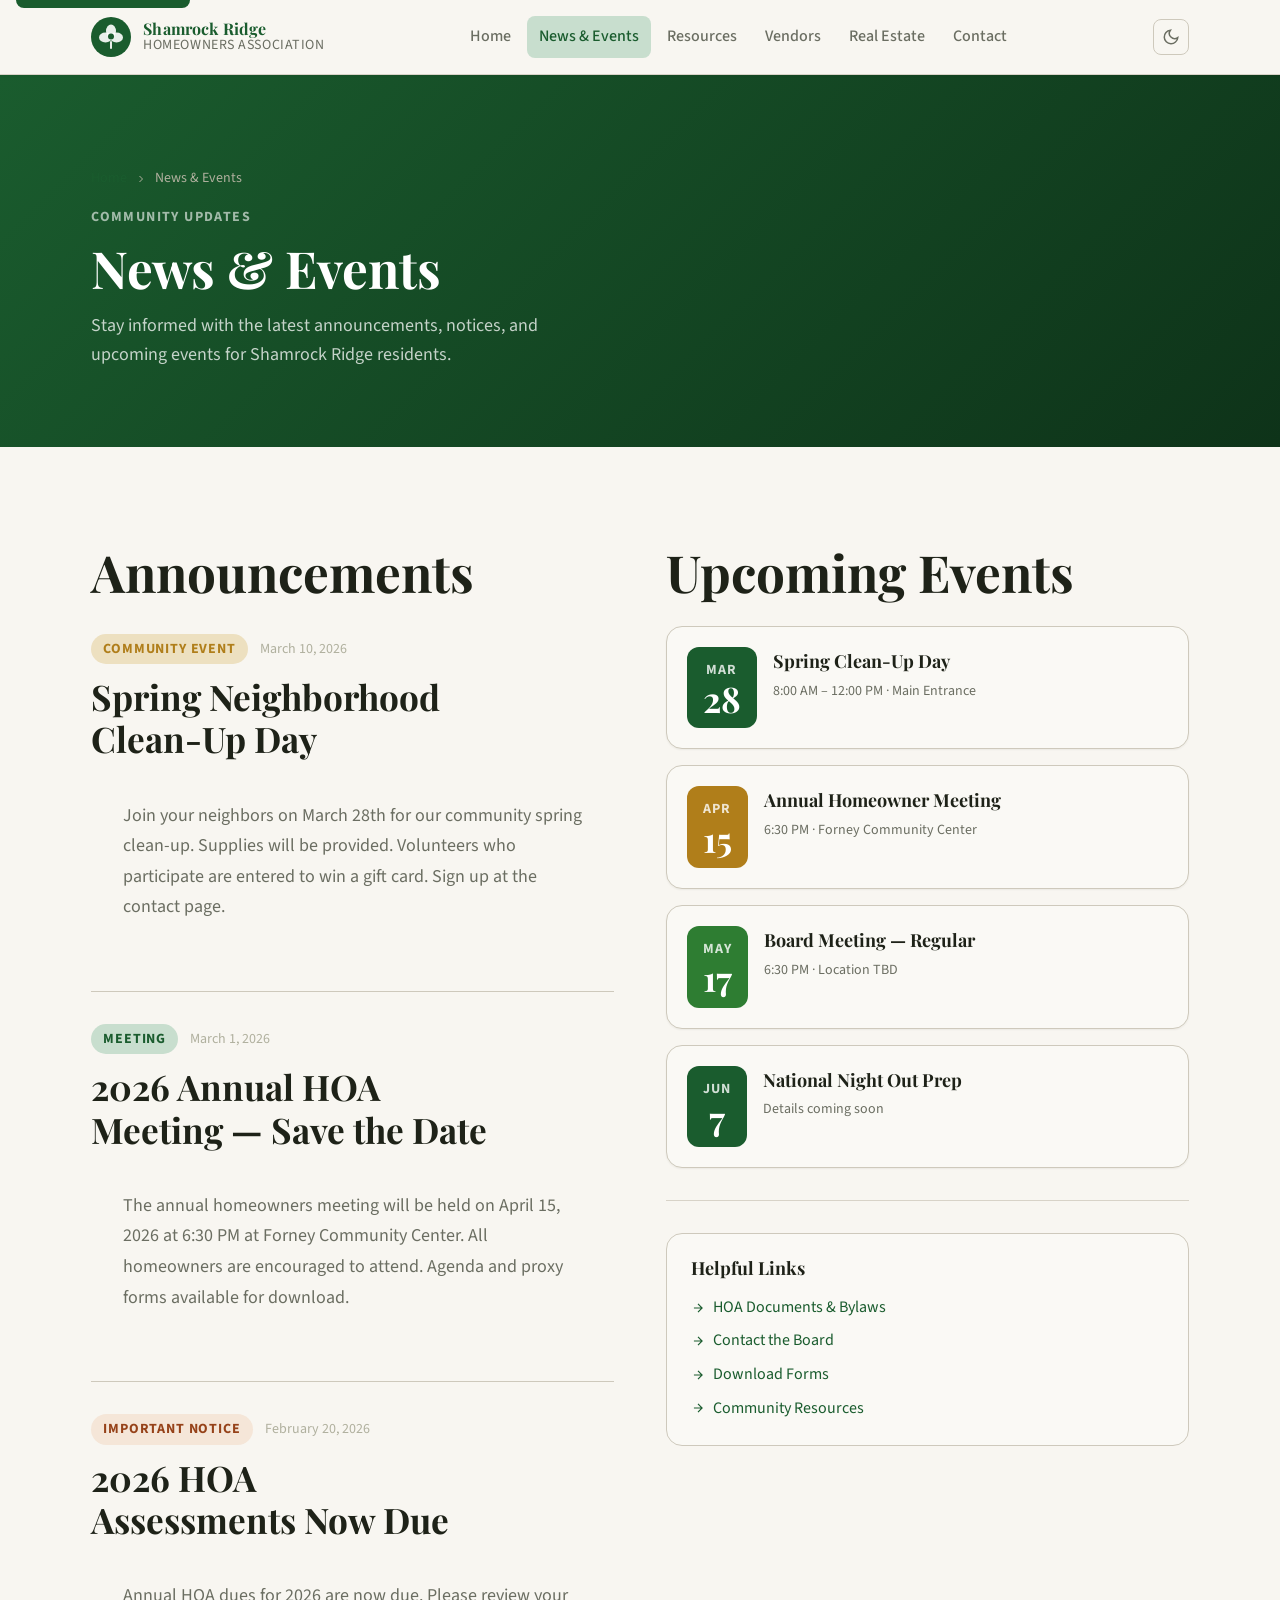
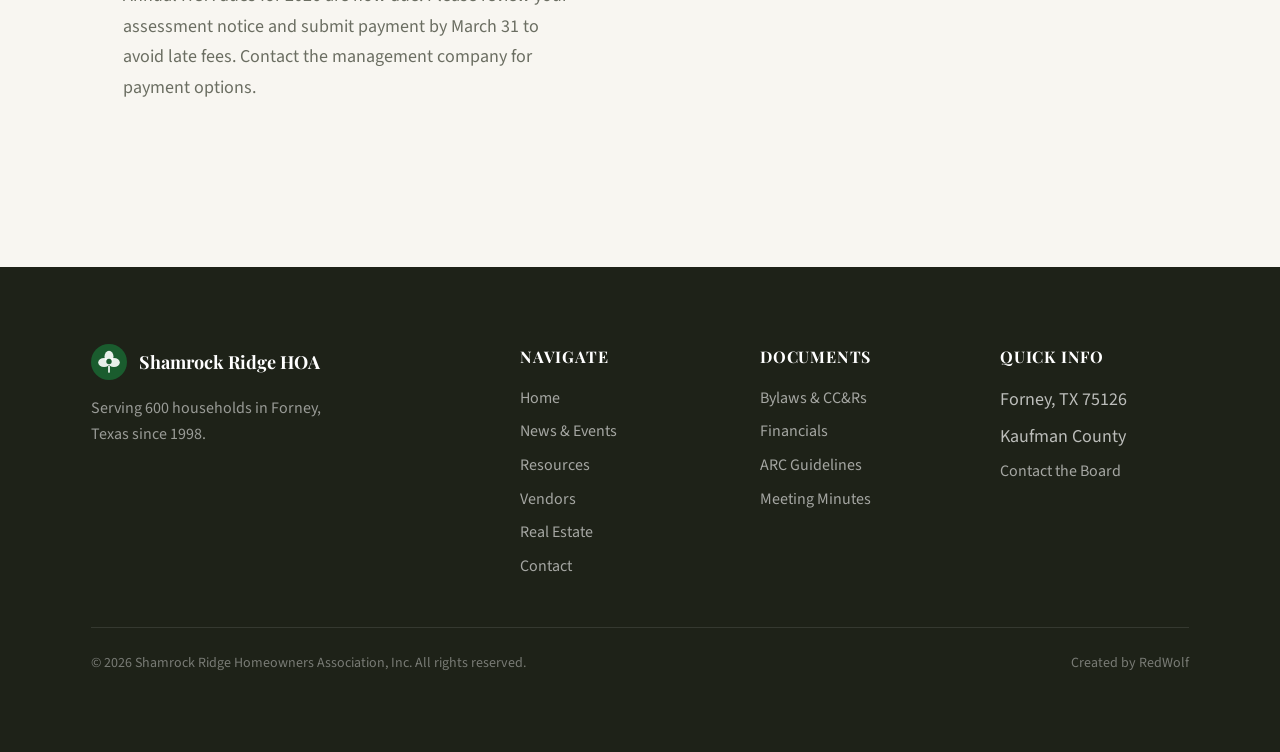
<file: news.html>
<!DOCTYPE html>
<html lang="en">
<head>
<!--
   ______                            __
  / ____/___  ____ ___  ____  __  __/ /____  _____
 / /   / __ \/ __ `__ \/ __ \/ / / / __/ _ \/ ___/
/ /___/ /_/ / / / / / / /_/ / /_/ / /_/  __/ /
\____/\____/_/ /_/ /_/ .___/\__,_/\__/\___/_/
                    /_/
        Created with Perplexity Computer
        https://www.perplexity.ai/computer
-->
<meta name="generator" content="Perplexity Computer">
<meta name="author" content="Perplexity Computer">
<meta property="og:see_also" content="https://www.perplexity.ai/computer">
<link rel="author" href="https://www.perplexity.ai/computer">

<meta charset="UTF-8">
<meta name="viewport" content="width=device-width, initial-scale=1.0">
<title>News &amp; Events — Shamrock Ridge HOA</title>
<meta name="description" content="Community news, announcements, and events for Shamrock Ridge HOA in Forney, Texas.">
<link rel="preconnect" href="https://fonts.googleapis.com">
<link rel="preconnect" href="https://fonts.gstatic.com" crossorigin>
<link href="https://fonts.googleapis.com/css2?family=Playfair+Display:wght@400;600;700&family=Source+Sans+3:wght@300..700&display=swap" rel="stylesheet">
<link rel="stylesheet" href="./base.css">
<link rel="stylesheet" href="./style.css">
<style>
  .news-full-card {
    background: var(--color-surface);
    border: 1px solid var(--color-border);
    border-radius: var(--radius-xl);
    overflow: hidden;
    box-shadow: var(--shadow-sm);
    margin-bottom: var(--space-6);
    display: grid;
    grid-template-columns: 6px 1fr;
  }
  .news-full-card .card-stripe { background: var(--color-primary); }
  .news-full-card.urgent .card-stripe { background: var(--color-warning); }
  .news-full-card.event .card-stripe { background: var(--color-accent); }
  .news-full-body {
    padding: var(--space-6) var(--space-8);
  }
  .news-full-header {
    display: flex;
    align-items: flex-start;
    justify-content: space-between;
    gap: var(--space-4);
    margin-bottom: var(--space-4);
    flex-wrap: wrap;
  }
  .news-full-meta {
    display: flex;
    align-items: center;
    gap: var(--space-3);
    flex-wrap: wrap;
  }
  .news-full-title {
    font-family: var(--font-display);
    font-size: var(--text-xl);
    font-weight: 700;
    color: var(--color-text);
    line-height: 1.2;
    margin-bottom: var(--space-4);
  }
  .news-full-content {
    font-size: var(--text-base);
    color: var(--color-text-muted);
    line-height: 1.7;
  }
  .news-full-content p { margin-bottom: var(--space-4); }
  .news-full-content ul {
    padding-left: var(--space-6);
    margin-bottom: var(--space-4);
  }
  .news-full-content li { margin-bottom: var(--space-2); }
  .event-detail {
    display: flex;
    align-items: center;
    gap: var(--space-3);
    padding: var(--space-3) var(--space-4);
    background: var(--color-surface-offset);
    border-radius: var(--radius-md);
    font-size: var(--text-sm);
    color: var(--color-text-muted);
    margin-bottom: var(--space-2);
  }
  .event-detail svg { color: var(--color-primary); flex-shrink: 0; }
  .event-details-box {
    background: var(--color-accent-highlight);
    border: 1px solid var(--color-border);
    border-radius: var(--radius-lg);
    padding: var(--space-5) var(--space-6);
    margin-bottom: var(--space-5);
  }
  .upcoming-event-card {
    background: var(--color-surface);
    border: 1px solid var(--color-border);
    border-radius: var(--radius-xl);
    padding: var(--space-5);
    display: flex;
    gap: var(--space-4);
    box-shadow: var(--shadow-sm);
    margin-bottom: var(--space-4);
  }
  .event-date-block {
    background: var(--color-primary);
    color: #fff;
    border-radius: var(--radius-lg);
    padding: var(--space-3) var(--space-4);
    text-align: center;
    min-width: 60px;
    flex-shrink: 0;
    display: flex;
    flex-direction: column;
    align-items: center;
    justify-content: center;
  }
  .event-month { font-size: var(--text-xs); font-weight: 700; letter-spacing: 0.06em; text-transform: uppercase; opacity: 0.8; }
  .event-day { font-family: var(--font-display); font-size: var(--text-xl); font-weight: 700; line-height: 1; }
  .event-info { flex: 1; }
  .event-title { font-family: var(--font-display); font-size: var(--text-base); font-weight: 700; color: var(--color-text); margin-bottom: var(--space-1); }
  .event-time { font-size: var(--text-xs); color: var(--color-text-muted); }
  /* CMS-rendered article styles */
  .news-full-item { margin-bottom: var(--space-8); }
  .news-full-item .news-full-meta { display:flex; align-items:center; gap:var(--space-3); flex-wrap:wrap; margin-bottom:var(--space-3); }
  .news-full-item .news-full-title { font-family:var(--font-display); font-size:var(--text-xl); font-weight:700; color:var(--color-text); line-height:1.2; margin-bottom:var(--space-4); }
  .news-full-item .news-full-body { font-size:var(--text-base); color:var(--color-text-muted); line-height:1.7; }
  .news-full-item .news-full-body p { margin-bottom:var(--space-3); }
  .news-divider { border:none; border-top:1px solid var(--color-border); margin:var(--space-8) 0; }
  /* CMS-rendered event styles */
  .event-item { display:flex; gap:var(--space-4); padding:var(--space-5); background:var(--color-surface); border:1px solid var(--color-border); border-radius:var(--radius-xl); box-shadow:var(--shadow-sm); margin-bottom:var(--space-4); }
  .event-item .event-date-block { background:var(--color-primary); color:#fff; border-radius:var(--radius-md); padding:var(--space-2) var(--space-3); text-align:center; min-width:52px; flex-shrink:0; }
  .event-item .event-month { display:block; font-size:var(--text-xs); font-weight:700; letter-spacing:0.1em; }
  .event-item .event-day { display:block; font-size:var(--text-xl); font-weight:700; line-height:1; }
  .event-item .event-details { flex:1; }
  .event-item .event-title { font-family:var(--font-display); font-weight:700; color:var(--color-text); margin-bottom:var(--space-1); }
  .event-item .event-meta { font-size:var(--text-sm); color:var(--color-primary); margin-bottom:var(--space-1); }
  .event-item .event-desc { font-size:var(--text-sm); color:var(--color-text-muted); }
</style>
</head>
<body>

<a href="#main" class="skip-link">Skip to main content</a>

<header class="site-header" role="banner">
  <div class="container">
    <div class="header-inner">
      <a href="./index.html" class="site-logo" aria-label="Shamrock Ridge HOA Home">
        <svg class="logo-mark" viewBox="0 0 40 40" fill="none" aria-hidden="true">
          <circle cx="20" cy="20" r="20" fill="var(--color-primary)"/>
          <ellipse cx="20" cy="14" rx="5" ry="6.5" fill="rgba(255,255,255,0.9)"/>
          <ellipse cx="14.5" cy="20.5" rx="6.5" ry="5" fill="rgba(255,255,255,0.9)"/>
          <ellipse cx="25.5" cy="20.5" rx="6.5" ry="5" fill="rgba(255,255,255,0.9)"/>
          <rect x="19" y="24" width="2" height="8" rx="1" fill="rgba(255,255,255,0.9)"/>
          <circle cx="20" cy="19.5" r="3" fill="var(--color-primary)"/>
        </svg>
        <span class="logo-text">
          <span class="logo-title">Shamrock Ridge</span>
          <span class="logo-sub">Homeowners Association</span>
        </span>
      </a>
      <nav class="site-nav" id="site-nav" role="navigation" aria-label="Main navigation">
        <a href="./index.html" class="nav-link">Home</a>
        <!-- <a href="./documents.html" class="nav-link">Documents</a> -->
        <a href="./news.html" class="nav-link active" aria-current="page">News &amp; Events</a>
        <a href="./resources.html" class="nav-link">Resources</a>
        <a href="./vendors.html" class="nav-link">Vendors</a>
        <a href="./realestate.html" class="nav-link">Real Estate</a>
        <a href="./contact.html" class="nav-link">Contact</a>
      </nav>
      <div class="header-actions">
        <button class="theme-toggle" data-theme-toggle aria-label="Switch to dark mode">
          <svg width="18" height="18" viewBox="0 0 24 24" fill="none" stroke="currentColor" stroke-width="2" aria-hidden="true"><path d="M21 12.79A9 9 0 1 1 11.21 3 7 7 0 0 0 21 12.79z"/></svg>
        </button>
        <button class="menu-toggle" id="menu-toggle" aria-label="Open menu" aria-expanded="false" aria-controls="site-nav">
          <svg width="18" height="18" viewBox="0 0 24 24" fill="none" stroke="currentColor" stroke-width="2" aria-hidden="true"><line x1="3" y1="6" x2="21" y2="6"/><line x1="3" y1="12" x2="21" y2="12"/><line x1="3" y1="18" x2="21" y2="18"/></svg>
        </button>
      </div>
    </div>
  </div>
</header>

<main id="main">
  <section class="page-hero">
    <div class="container">
      <nav class="breadcrumb" aria-label="Breadcrumb">
        <a href="./index.html">Home</a>
        <svg width="12" height="12" viewBox="0 0 24 24" fill="none" stroke="currentColor" stroke-width="2" aria-hidden="true"><path d="M9 18l6-6-6-6"/></svg>
        <span aria-current="page">News &amp; Events</span>
      </nav>
      <p class="page-hero-eyebrow">Community Updates</p>
      <h1 class="page-hero-title">News &amp; Events</h1>
      <p class="page-hero-desc">Stay informed with the latest announcements, notices, and upcoming events for Shamrock Ridge residents.</p>
    </div>
  </section>

  <section class="section">
    <div class="container">
      <div class="two-col" style="gap: clamp(var(--space-8),4vw,var(--space-16)); align-items:start">

        <!-- Main news column -->
        <div class="news-full-list">
          <h2 class="section-title" style="margin-bottom:var(--space-8)">Announcements</h2>

          <!-- Article 1 -->
          <article class="news-full-card" aria-labelledby="news-1-title">
            <div class="card-stripe" aria-hidden="true"></div>
            <div class="news-full-body">
              <div class="news-full-header">
                <div class="news-full-meta">
                  <span class="news-tag">Announcement</span>
                  <time class="news-date" datetime="2026-03-01">March 1, 2026</time>
                </div>
              </div>
              <h3 class="news-full-title" id="news-1-title">2026 Annual HOA Meeting — April 15th</h3>
              <div class="news-full-content">
                <p>The Shamrock Ridge HOA Annual Homeowner Meeting is scheduled for <strong>Tuesday, April 15, 2026 at 6:30 PM</strong> at the Forney Community Center, 210 N. Bois d'Arc Street, Forney, TX.</p>
                <div class="event-details-box">
                  <div class="event-detail">
                    <svg width="16" height="16" viewBox="0 0 24 24" fill="none" stroke="currentColor" stroke-width="2" aria-hidden="true"><rect x="3" y="4" width="18" height="18" rx="2" ry="2"/><line x1="16" y1="2" x2="16" y2="6"/><line x1="8" y1="2" x2="8" y2="6"/><line x1="3" y1="10" x2="21" y2="10"/></svg>
                    Tuesday, April 15, 2026 · 6:30 PM
                  </div>
                  <div class="event-detail">
                    <svg width="16" height="16" viewBox="0 0 24 24" fill="none" stroke="currentColor" stroke-width="2" aria-hidden="true"><path d="M21 10c0 7-9 13-9 13s-9-6-9-13a9 9 0 0 1 18 0z"/><circle cx="12" cy="10" r="3"/></svg>
                    Forney Community Center, 210 N. Bois d'Arc St., Forney, TX 75126
                  </div>
                </div>
                <p>The agenda will include: board election results, 2025 financial review, 2026 budget ratification, and open homeowner forum. All 600 households are encouraged to attend.</p>
                <p>If you cannot attend in person, please download and complete the <a href="./documents.html#forms" style="color:var(--color-primary)">Annual Meeting Proxy Form</a> and return it to the management company no later than April 10, 2026.</p>
              </div>
            </div>
          </article>

          <!-- Article 2 -->
          <article class="news-full-card event" aria-labelledby="news-2-title">
            <div class="card-stripe" aria-hidden="true"></div>
            <div class="news-full-body">
              <div class="news-full-header">
                <div class="news-full-meta">
                  <span class="news-tag event">Community Event</span>
                  <time class="news-date" datetime="2026-03-10">March 10, 2026</time>
                </div>
              </div>
              <h3 class="news-full-title" id="news-2-title">Spring Neighborhood Clean-Up Day — March 28th</h3>
              <div class="news-full-content">
                <p>Get ready for spring! Join your neighbors on <strong>Saturday, March 28, 2026</strong> for our annual community clean-up. We'll be tidying up common areas, entrances, and green spaces throughout the neighborhood.</p>
                <div class="event-details-box">
                  <div class="event-detail">
                    <svg width="16" height="16" viewBox="0 0 24 24" fill="none" stroke="currentColor" stroke-width="2" aria-hidden="true"><rect x="3" y="4" width="18" height="18" rx="2" ry="2"/><line x1="16" y1="2" x2="16" y2="6"/><line x1="8" y1="2" x2="8" y2="6"/><line x1="3" y1="10" x2="21" y2="10"/></svg>
                    Saturday, March 28, 2026 · 8:00 AM – 12:00 PM
                  </div>
                  <div class="event-detail">
                    <svg width="16" height="16" viewBox="0 0 24 24" fill="none" stroke="currentColor" stroke-width="2" aria-hidden="true"><path d="M21 10c0 7-9 13-9 13s-9-6-9-13a9 9 0 0 1 18 0z"/><circle cx="12" cy="10" r="3"/></svg>
                    Meet at the Main Entrance, Shamrock Ridge Drive
                  </div>
                </div>
                <p>Gloves, trash bags, and supplies will be provided. Wear comfortable clothes you don't mind getting dirty. Water and snacks will be available for volunteers.</p>
                <p><strong>Incentive:</strong> All volunteers who participate will be entered to win one of three $50 local restaurant gift cards, drawn at the end of the event.</p>
                <p>Contact the board via the <a href="./contact.html" style="color:var(--color-primary)">Contact page</a> to sign up or for more information.</p>
              </div>
            </div>
          </article>

          <!-- Article 3 -->
          <article class="news-full-card urgent" aria-labelledby="news-3-title">
            <div class="card-stripe" aria-hidden="true"></div>
            <div class="news-full-body">
              <div class="news-full-header">
                <div class="news-full-meta">
                  <span class="news-tag urgent">Important Notice</span>
                  <time class="news-date" datetime="2026-02-20">February 20, 2026</time>
                </div>
              </div>
              <h3 class="news-full-title" id="news-3-title">2026 HOA Assessments — Due March 31, 2026</h3>
              <div class="news-full-content">
                <p>The 2026 annual HOA assessment notices have been mailed to all homeowners of record. Payment is due by <strong>March 31, 2026</strong>.</p>
                <p><strong>Payment options available:</strong></p>
                <ul>
                  <li>Online payment portal — link provided in your mailed notice</li>
                  <li>Check payable to "Shamrock Ridge HOA" — mail to the management company address</li>
                  <li>Payment plan arrangements — contact the management company by March 15</li>
                </ul>
                <p>Late fees will be assessed on balances not paid by the due date per the <a href="./documents.html#financial" style="color:var(--color-primary)">Assessment &amp; Collection Policy</a>. Hardship payment plans may be available — please contact management before the due date.</p>
              </div>
            </div>
          </article>

          <!-- Article 4 -->
          <article class="news-full-card" aria-labelledby="news-4-title">
            <div class="card-stripe" aria-hidden="true"></div>
            <div class="news-full-body">
              <div class="news-full-header">
                <div class="news-full-meta">
                  <span class="news-tag">Maintenance</span>
                  <time class="news-date" datetime="2026-02-05">February 5, 2026</time>
                </div>
              </div>
              <h3 class="news-full-title" id="news-4-title">Common Area Irrigation System — Spring Startup</h3>
              <div class="news-full-content">
                <p>Irrigation systems for all common areas and entrance landscaping will be restarted the week of March 16, 2026. Crews will be on-site from 7:00 AM – 4:00 PM. You may observe maintenance vehicles near the entrance and common area green spaces.</p>
                <p>If you notice any broken sprinkler heads or wet spots outside of scheduled irrigation times, please report them through the <a href="./contact.html" style="color:var(--color-primary)">contact form</a>.</p>
              </div>
            </div>
          </article>

        </div>

        <!-- Sidebar: Upcoming Events -->
        <div class="events-list">
          <h2 class="section-title" style="margin-bottom:var(--space-6)">Upcoming Events</h2>

          <div class="upcoming-event-card">
            <div class="event-date-block">
              <span class="event-month">Mar</span>
              <span class="event-day">28</span>
            </div>
            <div class="event-info">
              <p class="event-title">Spring Clean-Up Day</p>
              <p class="event-time">8:00 AM – 12:00 PM · Main Entrance</p>
            </div>
          </div>

          <div class="upcoming-event-card">
            <div class="event-date-block" style="background:var(--color-accent)">
              <span class="event-month">Apr</span>
              <span class="event-day">15</span>
            </div>
            <div class="event-info">
              <p class="event-title">Annual Homeowner Meeting</p>
              <p class="event-time">6:30 PM · Forney Community Center</p>
            </div>
          </div>

          <div class="upcoming-event-card">
            <div class="event-date-block" style="background: var(--color-success)">
              <span class="event-month">May</span>
              <span class="event-day">17</span>
            </div>
            <div class="event-info">
              <p class="event-title">Board Meeting — Regular</p>
              <p class="event-time">6:30 PM · Location TBD</p>
            </div>
          </div>

          <div class="upcoming-event-card">
            <div class="event-date-block">
              <span class="event-month">Jun</span>
              <span class="event-day">7</span>
            </div>
            <div class="event-info">
              <p class="event-title">National Night Out Prep</p>
              <p class="event-time">Details coming soon</p>
            </div>
          </div>

          <hr class="divider">

          <!-- Quick Links Box -->
          <div style="background:var(--color-surface);border:1px solid var(--color-border);border-radius:var(--radius-xl);padding:var(--space-6)">
            <h3 style="font-family:var(--font-display);font-size:var(--text-base);font-weight:700;color:var(--color-text);margin-bottom:var(--space-4)">Helpful Links</h3>
            <div style="display:flex;flex-direction:column;gap:var(--space-2)">
              <a href="./documents.html" style="font-size:var(--text-sm);color:var(--color-primary);text-decoration:none;display:flex;align-items:center;gap:var(--space-2)">
                <svg width="14" height="14" viewBox="0 0 24 24" fill="none" stroke="currentColor" stroke-width="2" aria-hidden="true"><path d="M5 12h14M12 5l7 7-7 7"/></svg>
                HOA Documents &amp; Bylaws
              </a>
              <a href="./contact.html" style="font-size:var(--text-sm);color:var(--color-primary);text-decoration:none;display:flex;align-items:center;gap:var(--space-2)">
                <svg width="14" height="14" viewBox="0 0 24 24" fill="none" stroke="currentColor" stroke-width="2" aria-hidden="true"><path d="M5 12h14M12 5l7 7-7 7"/></svg>
                Contact the Board
              </a>
              <a href="./documents.html#forms" style="font-size:var(--text-sm);color:var(--color-primary);text-decoration:none;display:flex;align-items:center;gap:var(--space-2)">
                <svg width="14" height="14" viewBox="0 0 24 24" fill="none" stroke="currentColor" stroke-width="2" aria-hidden="true"><path d="M5 12h14M12 5l7 7-7 7"/></svg>
                Download Forms
              </a>
              <a href="./resources.html" style="font-size:var(--text-sm);color:var(--color-primary);text-decoration:none;display:flex;align-items:center;gap:var(--space-2)">
                <svg width="14" height="14" viewBox="0 0 24 24" fill="none" stroke="currentColor" stroke-width="2" aria-hidden="true"><path d="M5 12h14M12 5l7 7-7 7"/></svg>
                Community Resources
              </a>
            </div>
          </div>
        </div>

      </div>
    </div>
  </section>
</main>

<footer class="site-footer" role="contentinfo">
  <div class="container">
    <div class="footer-grid">
      <div class="footer-brand">
        <a href="./index.html" class="footer-logo">
          <svg width="36" height="36" viewBox="0 0 40 40" fill="none" aria-hidden="true">
            <circle cx="20" cy="20" r="20" fill="var(--color-primary)"/>
            <ellipse cx="20" cy="14" rx="5" ry="6.5" fill="rgba(255,255,255,0.9)"/>
            <ellipse cx="14.5" cy="20.5" rx="6.5" ry="5" fill="rgba(255,255,255,0.9)"/>
            <ellipse cx="25.5" cy="20.5" rx="6.5" ry="5" fill="rgba(255,255,255,0.9)"/>
            <rect x="19" y="24" width="2" height="8" rx="1" fill="rgba(255,255,255,0.9)"/>
            <circle cx="20" cy="19.5" r="3" fill="var(--color-primary)"/>
          </svg>
          <span style="font-family:var(--font-display);font-size:var(--text-base);font-weight:700;color:#fff;">Shamrock Ridge HOA</span>
        </a>
        <p class="footer-tagline">Serving 600 households in Forney, Texas since 1998.</p>
      </div>
      <div>
        <p class="footer-col-title">Navigate</p>
        <nav class="footer-links">
          <a href="./index.html">Home</a>
          <!-- <a href="./documents.html">Documents</a> -->
          <a href="./news.html">News &amp; Events</a>
          <a href="./resources.html">Resources</a>
          <a href="./vendors.html">Vendors</a>
          <a href="./realestate.html">Real Estate</a>
          <a href="./contact.html">Contact</a>
        </nav>
      </div>
      <div>
        <p class="footer-col-title">Documents</p>
        <nav class="footer-links">
          <a href="./documents.html#bylaws">Bylaws &amp; CC&Rs</a>
          <a href="./documents.html#financial">Financials</a>
          <a href="./documents.html#architectural">ARC Guidelines</a>
          <a href="./documents.html#minutes">Meeting Minutes</a>
        </nav>
      </div>
      <div>
        <p class="footer-col-title">Quick Info</p>
        <div class="footer-links">
          <span>Forney, TX 75126</span>
          <span>Kaufman County</span>
          <a href="./contact.html">Contact the Board</a>
        </div>
      </div>
    </div>
    <div class="footer-bottom">
      <span>© 2026 Shamrock Ridge Homeowners Association, Inc. All rights reserved.</span>
      Created by RedWolf
    </div>
  </div>
</footer>

<script>
(function(){const t=document.querySelector('[data-theme-toggle]'),r=document.documentElement;let d=matchMedia('(prefers-color-scheme:dark)').matches?'dark':'light';r.setAttribute('data-theme',d);if(t){function u(){t.setAttribute('aria-label','Switch to '+(d==='dark'?'light':'dark')+' mode');t.innerHTML=d==='dark'?'<svg width="18" height="18" viewBox="0 0 24 24" fill="none" stroke="currentColor" stroke-width="2"><circle cx="12" cy="12" r="5"/><path d="M12 1v2M12 21v2M4.22 4.22l1.42 1.42M18.36 18.36l1.42 1.42M1 12h2M21 12h2M4.22 19.78l1.42-1.42M18.36 5.64l1.42-1.42"/></svg>':'<svg width="18" height="18" viewBox="0 0 24 24" fill="none" stroke="currentColor" stroke-width="2"><path d="M21 12.79A9 9 0 1 1 11.21 3 7 7 0 0 0 21 12.79z"/></svg>';}u();t.addEventListener('click',()=>{d=d==='dark'?'light':'dark';r.setAttribute('data-theme',d);u();})}})();
(function(){const btn=document.getElementById('menu-toggle'),nav=document.getElementById('site-nav');if(!btn||!nav)return;btn.addEventListener('click',()=>{const isOpen=nav.classList.toggle('open');btn.setAttribute('aria-expanded',isOpen);btn.setAttribute('aria-label',isOpen?'Close menu':'Open menu');btn.innerHTML=isOpen?'<svg width="18" height="18" viewBox="0 0 24 24" fill="none" stroke="currentColor" stroke-width="2"><line x1="18" y1="6" x2="6" y2="18"/><line x1="6" y1="6" x2="18" y2="18"/></svg>':'<svg width="18" height="18" viewBox="0 0 24 24" fill="none" stroke="currentColor" stroke-width="2"><line x1="3" y1="6" x2="21" y2="6"/><line x1="3" y1="12" x2="21" y2="12"/><line x1="3" y1="18" x2="21" y2="18"/></svg>';});document.addEventListener('click',(e)=>{if(!nav.contains(e.target)&&!btn.contains(e.target)){nav.classList.remove('open');btn.setAttribute('aria-expanded','false');btn.setAttribute('aria-label','Open menu');btn.innerHTML='<svg width="18" height="18" viewBox="0 0 24 24" fill="none" stroke="currentColor" stroke-width="2"><line x1="3" y1="6" x2="21" y2="6"/><line x1="3" y1="12" x2="21" y2="12"/><line x1="3" y1="18" x2="21" y2="18"/></svg>';}});})();
</script>

<script src="./cms-loader.js"></script>
</body>
</html>
</file>
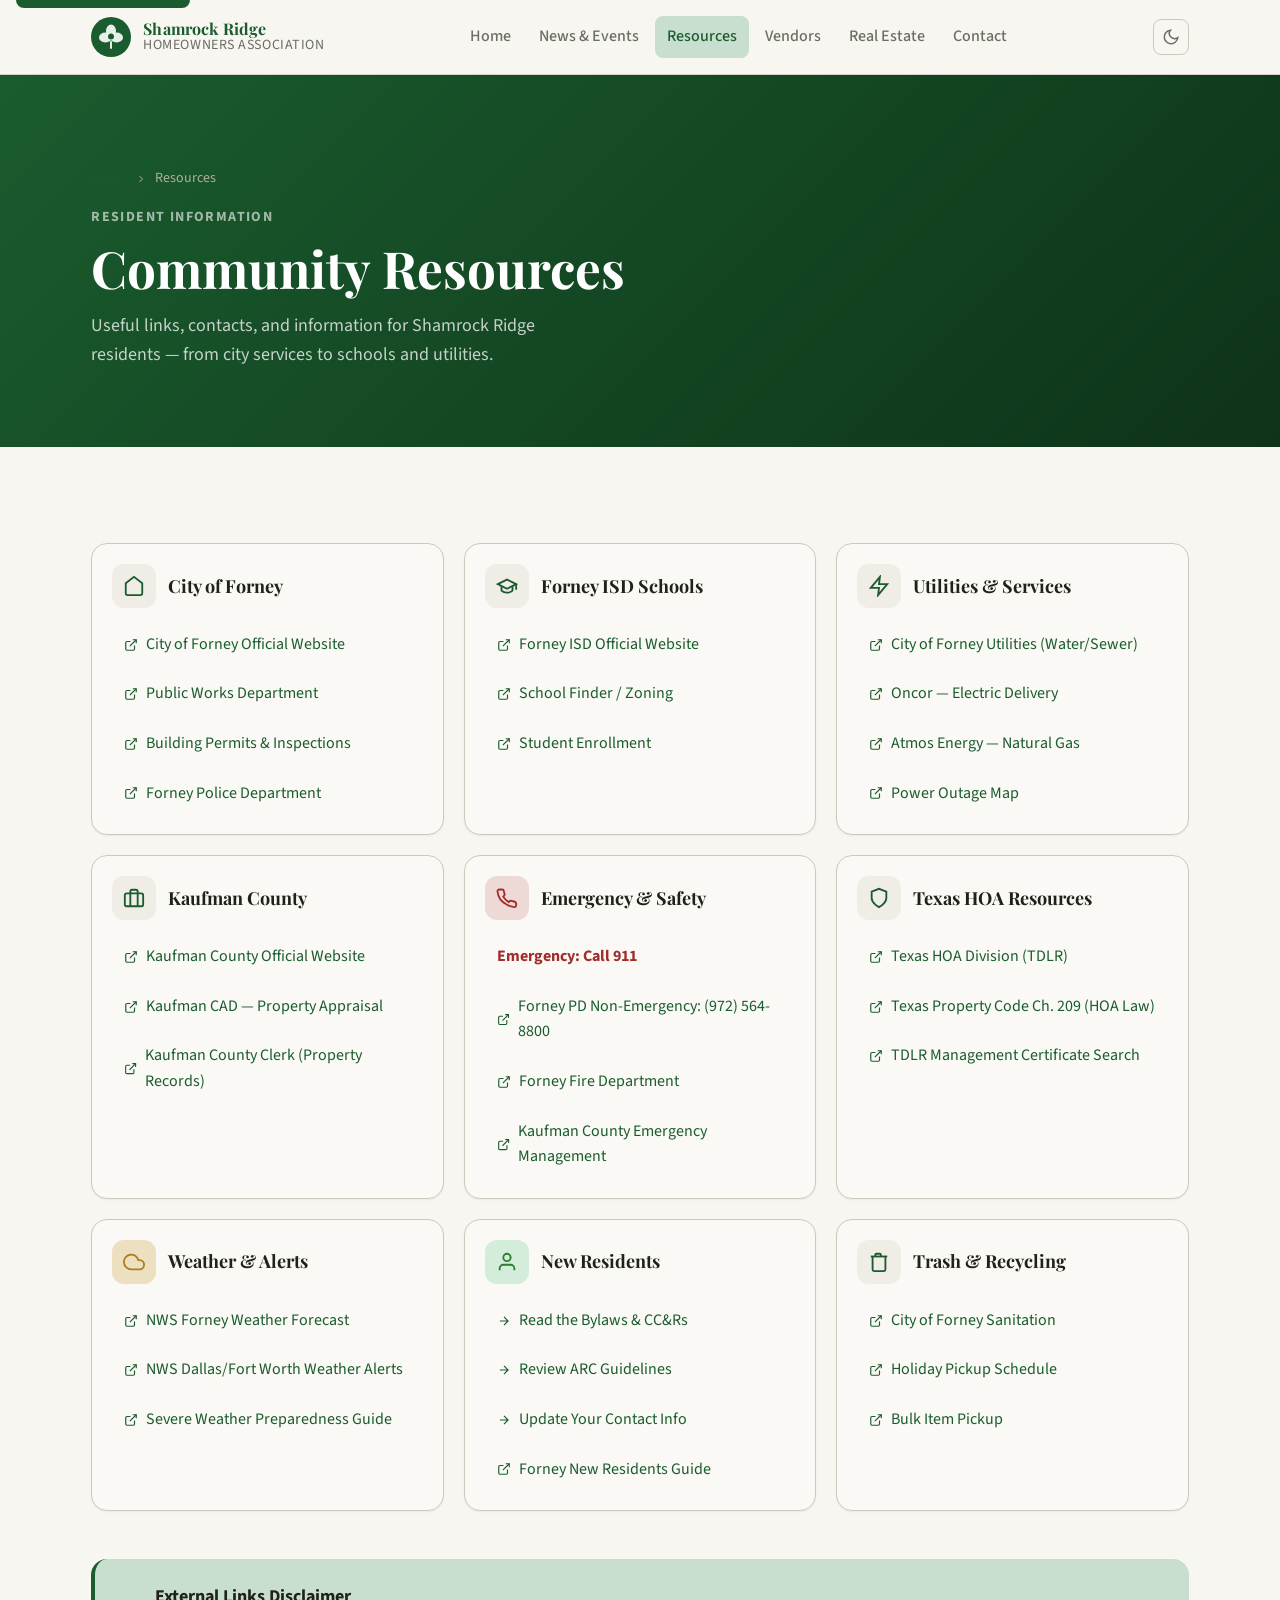
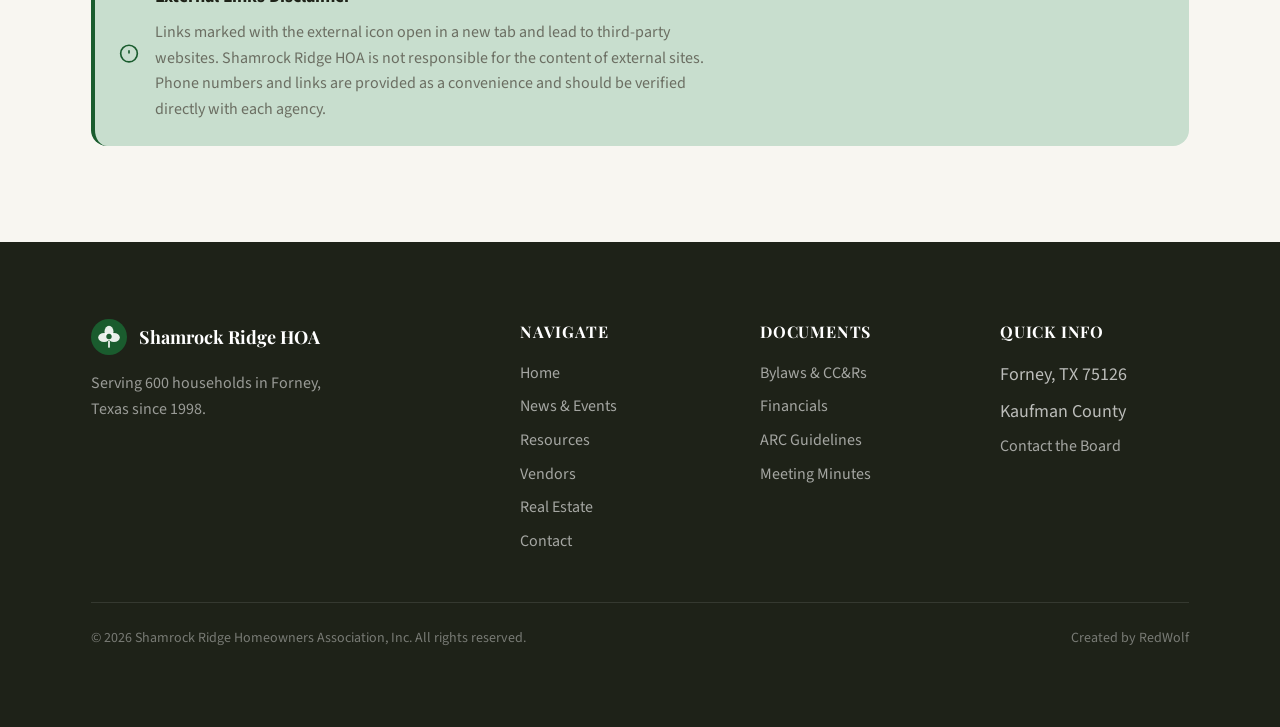
<file: resources.html>
<!DOCTYPE html>
<html lang="en">
<head>
<!--
   ______                            __
  / ____/___  ____ ___  ____  __  __/ /____  _____
 / /   / __ \/ __ `__ \/ __ \/ / / / __/ _ \/ ___/
/ /___/ /_/ / / / / / / /_/ / /_/ / /_/  __/ /
\____/\____/_/ /_/ /_/ .___/\__,_/\__/\___/_/
                    /_/
        Created with Perplexity Computer
        https://www.perplexity.ai/computer
-->
<meta name="generator" content="Perplexity Computer">
<meta name="author" content="Perplexity Computer">
<meta property="og:see_also" content="https://www.perplexity.ai/computer">
<link rel="author" href="https://www.perplexity.ai/computer">

<meta charset="UTF-8">
<meta name="viewport" content="width=device-width, initial-scale=1.0">
<title>Community Resources — Shamrock Ridge HOA</title>
<meta name="description" content="Useful community resources, links, and information for Shamrock Ridge residents in Forney, Texas.">
<link rel="preconnect" href="https://fonts.googleapis.com">
<link rel="preconnect" href="https://fonts.gstatic.com" crossorigin>
<link href="https://fonts.googleapis.com/css2?family=Playfair+Display:wght@400;600;700&family=Source+Sans+3:wght@300..700&display=swap" rel="stylesheet">
<link rel="stylesheet" href="./base.css">
<link rel="stylesheet" href="./style.css">
</head>
<body>

<a href="#main" class="skip-link">Skip to main content</a>

<header class="site-header" role="banner">
  <div class="container">
    <div class="header-inner">
      <a href="./index.html" class="site-logo" aria-label="Shamrock Ridge HOA Home">
        <svg class="logo-mark" viewBox="0 0 40 40" fill="none" aria-hidden="true">
          <circle cx="20" cy="20" r="20" fill="var(--color-primary)"/>
          <ellipse cx="20" cy="14" rx="5" ry="6.5" fill="rgba(255,255,255,0.9)"/>
          <ellipse cx="14.5" cy="20.5" rx="6.5" ry="5" fill="rgba(255,255,255,0.9)"/>
          <ellipse cx="25.5" cy="20.5" rx="6.5" ry="5" fill="rgba(255,255,255,0.9)"/>
          <rect x="19" y="24" width="2" height="8" rx="1" fill="rgba(255,255,255,0.9)"/>
          <circle cx="20" cy="19.5" r="3" fill="var(--color-primary)"/>
        </svg>
        <span class="logo-text">
          <span class="logo-title">Shamrock Ridge</span>
          <span class="logo-sub">Homeowners Association</span>
        </span>
      </a>
      <nav class="site-nav" id="site-nav" role="navigation" aria-label="Main navigation">
        <a href="./index.html" class="nav-link">Home</a>
        <!-- <a href="./documents.html" class="nav-link">Documents</a> -->
        <a href="./news.html" class="nav-link">News &amp; Events</a>
        <a href="./resources.html" class="nav-link active" aria-current="page">Resources</a>
        <a href="./vendors.html" class="nav-link">Vendors</a>
        <a href="./realestate.html" class="nav-link">Real Estate</a>
        <a href="./contact.html" class="nav-link">Contact</a>
      </nav>
      <div class="header-actions">
        <button class="theme-toggle" data-theme-toggle aria-label="Switch to dark mode">
          <svg width="18" height="18" viewBox="0 0 24 24" fill="none" stroke="currentColor" stroke-width="2" aria-hidden="true"><path d="M21 12.79A9 9 0 1 1 11.21 3 7 7 0 0 0 21 12.79z"/></svg>
        </button>
        <button class="menu-toggle" id="menu-toggle" aria-label="Open menu" aria-expanded="false" aria-controls="site-nav">
          <svg width="18" height="18" viewBox="0 0 24 24" fill="none" stroke="currentColor" stroke-width="2" aria-hidden="true"><line x1="3" y1="6" x2="21" y2="6"/><line x1="3" y1="12" x2="21" y2="12"/><line x1="3" y1="18" x2="21" y2="18"/></svg>
        </button>
      </div>
    </div>
  </div>
</header>

<main id="main">
  <section class="page-hero">
    <div class="container">
      <nav class="breadcrumb" aria-label="Breadcrumb">
        <a href="./index.html">Home</a>
        <svg width="12" height="12" viewBox="0 0 24 24" fill="none" stroke="currentColor" stroke-width="2" aria-hidden="true"><path d="M9 18l6-6-6-6"/></svg>
        <span aria-current="page">Resources</span>
      </nav>
      <p class="page-hero-eyebrow">Resident Information</p>
      <h1 class="page-hero-title">Community Resources</h1>
      <p class="page-hero-desc">Useful links, contacts, and information for Shamrock Ridge residents — from city services to schools and utilities.</p>
    </div>
  </section>

  <section class="section">
    <div class="container">
      <div class="resource-grid">

        <!-- City of Forney -->
        <div class="resource-card">
          <div class="resource-card-header">
            <div class="resource-icon">
              <svg width="22" height="22" viewBox="0 0 24 24" fill="none" stroke="currentColor" stroke-width="2" aria-hidden="true"><path d="m3 9 9-7 9 7v11a2 2 0 0 1-2 2H5a2 2 0 0 1-2-2z"/></svg>
            </div>
            <h2 class="resource-card-title">City of Forney</h2>
          </div>
          <div class="resource-links">
            <a href="https://www.forneytx.gov" target="_blank" rel="noopener noreferrer" class="resource-link">
              <svg width="14" height="14" viewBox="0 0 24 24" fill="none" stroke="currentColor" stroke-width="2" aria-hidden="true"><path d="M18 13v6a2 2 0 0 1-2 2H5a2 2 0 0 1-2-2V8a2 2 0 0 1 2-2h6"/><polyline points="15 3 21 3 21 9"/><line x1="10" y1="14" x2="21" y2="3"/></svg>
              City of Forney Official Website
            </a>
            <a href="https://www.forneytx.gov/government/departments/public_works" target="_blank" rel="noopener noreferrer" class="resource-link">
              <svg width="14" height="14" viewBox="0 0 24 24" fill="none" stroke="currentColor" stroke-width="2" aria-hidden="true"><path d="M18 13v6a2 2 0 0 1-2 2H5a2 2 0 0 1-2-2V8a2 2 0 0 1 2-2h6"/><polyline points="15 3 21 3 21 9"/><line x1="10" y1="14" x2="21" y2="3"/></svg>
              Public Works Department
            </a>
            <a href="https://www.forneytx.gov/government/departments/building_inspections" target="_blank" rel="noopener noreferrer" class="resource-link">
              <svg width="14" height="14" viewBox="0 0 24 24" fill="none" stroke="currentColor" stroke-width="2" aria-hidden="true"><path d="M18 13v6a2 2 0 0 1-2 2H5a2 2 0 0 1-2-2V8a2 2 0 0 1 2-2h6"/><polyline points="15 3 21 3 21 9"/><line x1="10" y1="14" x2="21" y2="3"/></svg>
              Building Permits &amp; Inspections
            </a>
            <a href="https://www.forneytx.gov/government/departments/police" target="_blank" rel="noopener noreferrer" class="resource-link">
              <svg width="14" height="14" viewBox="0 0 24 24" fill="none" stroke="currentColor" stroke-width="2" aria-hidden="true"><path d="M18 13v6a2 2 0 0 1-2 2H5a2 2 0 0 1-2-2V8a2 2 0 0 1 2-2h6"/><polyline points="15 3 21 3 21 9"/><line x1="10" y1="14" x2="21" y2="3"/></svg>
              Forney Police Department
            </a>
          </div>
        </div>

        <!-- Schools -->
        <div class="resource-card">
          <div class="resource-card-header">
            <div class="resource-icon">
              <svg width="22" height="22" viewBox="0 0 24 24" fill="none" stroke="currentColor" stroke-width="2" aria-hidden="true"><path d="M22 10v6M2 10l10-5 10 5-10 5z"/><path d="M6 12v5c3 3 9 3 12 0v-5"/></svg>
            </div>
            <h2 class="resource-card-title">Forney ISD Schools</h2>
          </div>
          <div class="resource-links">
            <a href="https://www.forneyisd.net" target="_blank" rel="noopener noreferrer" class="resource-link">
              <svg width="14" height="14" viewBox="0 0 24 24" fill="none" stroke="currentColor" stroke-width="2" aria-hidden="true"><path d="M18 13v6a2 2 0 0 1-2 2H5a2 2 0 0 1-2-2V8a2 2 0 0 1 2-2h6"/><polyline points="15 3 21 3 21 9"/><line x1="10" y1="14" x2="21" y2="3"/></svg>
              Forney ISD Official Website
            </a>
            <a href="https://www.forneyisd.net/about/school-finder" target="_blank" rel="noopener noreferrer" class="resource-link">
              <svg width="14" height="14" viewBox="0 0 24 24" fill="none" stroke="currentColor" stroke-width="2" aria-hidden="true"><path d="M18 13v6a2 2 0 0 1-2 2H5a2 2 0 0 1-2-2V8a2 2 0 0 1 2-2h6"/><polyline points="15 3 21 3 21 9"/><line x1="10" y1="14" x2="21" y2="3"/></svg>
              School Finder / Zoning
            </a>
            <a href="https://www.forneyisd.net/parents/enrollment" target="_blank" rel="noopener noreferrer" class="resource-link">
              <svg width="14" height="14" viewBox="0 0 24 24" fill="none" stroke="currentColor" stroke-width="2" aria-hidden="true"><path d="M18 13v6a2 2 0 0 1-2 2H5a2 2 0 0 1-2-2V8a2 2 0 0 1 2-2h6"/><polyline points="15 3 21 3 21 9"/><line x1="10" y1="14" x2="21" y2="3"/></svg>
              Student Enrollment
            </a>
          </div>
        </div>

        <!-- Utilities -->
        <div class="resource-card">
          <div class="resource-card-header">
            <div class="resource-icon">
              <svg width="22" height="22" viewBox="0 0 24 24" fill="none" stroke="currentColor" stroke-width="2" aria-hidden="true"><path d="M13 2L3 14h9l-1 8 10-12h-9l1-8z"/></svg>
            </div>
            <h2 class="resource-card-title">Utilities &amp; Services</h2>
          </div>
          <div class="resource-links">
            <a href="https://www.forneytx.gov/government/departments/utilities" target="_blank" rel="noopener noreferrer" class="resource-link">
              <svg width="14" height="14" viewBox="0 0 24 24" fill="none" stroke="currentColor" stroke-width="2" aria-hidden="true"><path d="M18 13v6a2 2 0 0 1-2 2H5a2 2 0 0 1-2-2V8a2 2 0 0 1 2-2h6"/><polyline points="15 3 21 3 21 9"/><line x1="10" y1="14" x2="21" y2="3"/></svg>
              City of Forney Utilities (Water/Sewer)
            </a>
            <a href="https://www.oncor.com" target="_blank" rel="noopener noreferrer" class="resource-link">
              <svg width="14" height="14" viewBox="0 0 24 24" fill="none" stroke="currentColor" stroke-width="2" aria-hidden="true"><path d="M18 13v6a2 2 0 0 1-2 2H5a2 2 0 0 1-2-2V8a2 2 0 0 1 2-2h6"/><polyline points="15 3 21 3 21 9"/><line x1="10" y1="14" x2="21" y2="3"/></svg>
              Oncor — Electric Delivery
            </a>
            <a href="https://www.atmos.com" target="_blank" rel="noopener noreferrer" class="resource-link">
              <svg width="14" height="14" viewBox="0 0 24 24" fill="none" stroke="currentColor" stroke-width="2" aria-hidden="true"><path d="M18 13v6a2 2 0 0 1-2 2H5a2 2 0 0 1-2-2V8a2 2 0 0 1 2-2h6"/><polyline points="15 3 21 3 21 9"/><line x1="10" y1="14" x2="21" y2="3"/></svg>
              Atmos Energy — Natural Gas
            </a>
            <a href="https://poweroutage.us" target="_blank" rel="noopener noreferrer" class="resource-link">
              <svg width="14" height="14" viewBox="0 0 24 24" fill="none" stroke="currentColor" stroke-width="2" aria-hidden="true"><path d="M18 13v6a2 2 0 0 1-2 2H5a2 2 0 0 1-2-2V8a2 2 0 0 1 2-2h6"/><polyline points="15 3 21 3 21 9"/><line x1="10" y1="14" x2="21" y2="3"/></svg>
              Power Outage Map
            </a>
          </div>
        </div>

        <!-- Kaufman County -->
        <div class="resource-card">
          <div class="resource-card-header">
            <div class="resource-icon">
              <svg width="22" height="22" viewBox="0 0 24 24" fill="none" stroke="currentColor" stroke-width="2" aria-hidden="true"><rect x="2" y="7" width="20" height="14" rx="2" ry="2"/><path d="M16 21V5a2 2 0 0 0-2-2h-4a2 2 0 0 0-2 2v16"/></svg>
            </div>
            <h2 class="resource-card-title">Kaufman County</h2>
          </div>
          <div class="resource-links">
            <a href="https://www.kaufmancounty.net" target="_blank" rel="noopener noreferrer" class="resource-link">
              <svg width="14" height="14" viewBox="0 0 24 24" fill="none" stroke="currentColor" stroke-width="2" aria-hidden="true"><path d="M18 13v6a2 2 0 0 1-2 2H5a2 2 0 0 1-2-2V8a2 2 0 0 1 2-2h6"/><polyline points="15 3 21 3 21 9"/><line x1="10" y1="14" x2="21" y2="3"/></svg>
              Kaufman County Official Website
            </a>
            <a href="https://www.kaufmancad.org" target="_blank" rel="noopener noreferrer" class="resource-link">
              <svg width="14" height="14" viewBox="0 0 24 24" fill="none" stroke="currentColor" stroke-width="2" aria-hidden="true"><path d="M18 13v6a2 2 0 0 1-2 2H5a2 2 0 0 1-2-2V8a2 2 0 0 1 2-2h6"/><polyline points="15 3 21 3 21 9"/><line x1="10" y1="14" x2="21" y2="3"/></svg>
              Kaufman CAD — Property Appraisal
            </a>
            <a href="https://www.kaufmancounty.net/county-clerk" target="_blank" rel="noopener noreferrer" class="resource-link">
              <svg width="14" height="14" viewBox="0 0 24 24" fill="none" stroke="currentColor" stroke-width="2" aria-hidden="true"><path d="M18 13v6a2 2 0 0 1-2 2H5a2 2 0 0 1-2-2V8a2 2 0 0 1 2-2h6"/><polyline points="15 3 21 3 21 9"/><line x1="10" y1="14" x2="21" y2="3"/></svg>
              Kaufman County Clerk (Property Records)
            </a>
          </div>
        </div>

        <!-- Emergency / Safety -->
        <div class="resource-card">
          <div class="resource-card-header">
            <div class="resource-icon" style="background:color-mix(in oklab,var(--color-error) 15%,transparent);color:var(--color-error)">
              <svg width="22" height="22" viewBox="0 0 24 24" fill="none" stroke="currentColor" stroke-width="2" aria-hidden="true"><path d="M22 16.92v3a2 2 0 0 1-2.18 2 19.79 19.79 0 0 1-8.63-3.07A19.5 19.5 0 0 1 4.69 13.5 19.79 19.79 0 0 1 1.62 4.9 2 2 0 0 1 3.6 2.74h3a2 2 0 0 1 2 1.72 12.84 12.84 0 0 0 .7 2.81 2 2 0 0 1-.45 2.11L7.91 10.5a16 16 0 0 0 6 6l.94-.94a2 2 0 0 1 2.11-.45 12.84 12.84 0 0 0 2.81.7A2 2 0 0 1 21.5 18z"/></svg>
            </div>
            <h2 class="resource-card-title">Emergency &amp; Safety</h2>
          </div>
          <div class="resource-links">
            <span class="resource-link" style="color:var(--color-error);font-weight:700">Emergency: Call 911</span>
            <a href="https://www.forneytx.gov/government/departments/police" target="_blank" rel="noopener noreferrer" class="resource-link">
              <svg width="14" height="14" viewBox="0 0 24 24" fill="none" stroke="currentColor" stroke-width="2" aria-hidden="true"><path d="M18 13v6a2 2 0 0 1-2 2H5a2 2 0 0 1-2-2V8a2 2 0 0 1 2-2h6"/><polyline points="15 3 21 3 21 9"/><line x1="10" y1="14" x2="21" y2="3"/></svg>
              Forney PD Non-Emergency: (972) 564-8800
            </a>
            <a href="https://www.forneytx.gov/government/departments/fire" target="_blank" rel="noopener noreferrer" class="resource-link">
              <svg width="14" height="14" viewBox="0 0 24 24" fill="none" stroke="currentColor" stroke-width="2" aria-hidden="true"><path d="M18 13v6a2 2 0 0 1-2 2H5a2 2 0 0 1-2-2V8a2 2 0 0 1 2-2h6"/><polyline points="15 3 21 3 21 9"/><line x1="10" y1="14" x2="21" y2="3"/></svg>
              Forney Fire Department
            </a>
            <a href="https://www.kaufmancounty.net/emergency-management" target="_blank" rel="noopener noreferrer" class="resource-link">
              <svg width="14" height="14" viewBox="0 0 24 24" fill="none" stroke="currentColor" stroke-width="2" aria-hidden="true"><path d="M18 13v6a2 2 0 0 1-2 2H5a2 2 0 0 1-2-2V8a2 2 0 0 1 2-2h6"/><polyline points="15 3 21 3 21 9"/><line x1="10" y1="14" x2="21" y2="3"/></svg>
              Kaufman County Emergency Management
            </a>
          </div>
        </div>

        <!-- HOA State Resources -->
        <div class="resource-card">
          <div class="resource-card-header">
            <div class="resource-icon">
              <svg width="22" height="22" viewBox="0 0 24 24" fill="none" stroke="currentColor" stroke-width="2" aria-hidden="true"><path d="M12 22s8-4 8-10V5l-8-3-8 3v7c0 6 8 10 8 10z"/></svg>
            </div>
            <h2 class="resource-card-title">Texas HOA Resources</h2>
          </div>
          <div class="resource-links">
            <a href="https://hoa.texas.gov" target="_blank" rel="noopener noreferrer" class="resource-link">
              <svg width="14" height="14" viewBox="0 0 24 24" fill="none" stroke="currentColor" stroke-width="2" aria-hidden="true"><path d="M18 13v6a2 2 0 0 1-2 2H5a2 2 0 0 1-2-2V8a2 2 0 0 1 2-2h6"/><polyline points="15 3 21 3 21 9"/><line x1="10" y1="14" x2="21" y2="3"/></svg>
              Texas HOA Division (TDLR)
            </a>
            <a href="https://statutes.capitol.texas.gov/Docs/PR/htm/PR.209.htm" target="_blank" rel="noopener noreferrer" class="resource-link">
              <svg width="14" height="14" viewBox="0 0 24 24" fill="none" stroke="currentColor" stroke-width="2" aria-hidden="true"><path d="M18 13v6a2 2 0 0 1-2 2H5a2 2 0 0 1-2-2V8a2 2 0 0 1 2-2h6"/><polyline points="15 3 21 3 21 9"/><line x1="10" y1="14" x2="21" y2="3"/></svg>
              Texas Property Code Ch. 209 (HOA Law)
            </a>
            <a href="https://hoa.texas.gov/management-certificates-search" target="_blank" rel="noopener noreferrer" class="resource-link">
              <svg width="14" height="14" viewBox="0 0 24 24" fill="none" stroke="currentColor" stroke-width="2" aria-hidden="true"><path d="M18 13v6a2 2 0 0 1-2 2H5a2 2 0 0 1-2-2V8a2 2 0 0 1 2-2h6"/><polyline points="15 3 21 3 21 9"/><line x1="10" y1="14" x2="21" y2="3"/></svg>
              TDLR Management Certificate Search
            </a>
          </div>
        </div>

        <!-- Weather / Alerts -->
        <div class="resource-card">
          <div class="resource-card-header">
            <div class="resource-icon" style="background:var(--color-accent-highlight);color:var(--color-accent)">
              <svg width="22" height="22" viewBox="0 0 24 24" fill="none" stroke="currentColor" stroke-width="2" aria-hidden="true"><path d="M18 10h-1.26A8 8 0 1 0 9 20h9a5 5 0 0 0 0-10z"/></svg>
            </div>
            <h2 class="resource-card-title">Weather &amp; Alerts</h2>
          </div>
          <div class="resource-links">
            <a href="https://forecast.weather.gov/MapClick.php?CityName=Forney&state=TX" target="_blank" rel="noopener noreferrer" class="resource-link">
              <svg width="14" height="14" viewBox="0 0 24 24" fill="none" stroke="currentColor" stroke-width="2" aria-hidden="true"><path d="M18 13v6a2 2 0 0 1-2 2H5a2 2 0 0 1-2-2V8a2 2 0 0 1 2-2h6"/><polyline points="15 3 21 3 21 9"/><line x1="10" y1="14" x2="21" y2="3"/></svg>
              NWS Forney Weather Forecast
            </a>
            <a href="https://www.weather.gov/fwd/" target="_blank" rel="noopener noreferrer" class="resource-link">
              <svg width="14" height="14" viewBox="0 0 24 24" fill="none" stroke="currentColor" stroke-width="2" aria-hidden="true"><path d="M18 13v6a2 2 0 0 1-2 2H5a2 2 0 0 1-2-2V8a2 2 0 0 1 2-2h6"/><polyline points="15 3 21 3 21 9"/><line x1="10" y1="14" x2="21" y2="3"/></svg>
              NWS Dallas/Fort Worth Weather Alerts
            </a>
            <a href="https://www.ready.gov/severe-weather" target="_blank" rel="noopener noreferrer" class="resource-link">
              <svg width="14" height="14" viewBox="0 0 24 24" fill="none" stroke="currentColor" stroke-width="2" aria-hidden="true"><path d="M18 13v6a2 2 0 0 1-2 2H5a2 2 0 0 1-2-2V8a2 2 0 0 1 2-2h6"/><polyline points="15 3 21 3 21 9"/><line x1="10" y1="14" x2="21" y2="3"/></svg>
              Severe Weather Preparedness Guide
            </a>
          </div>
        </div>

        <!-- New Residents -->
        <div class="resource-card">
          <div class="resource-card-header">
            <div class="resource-icon" style="background:var(--color-success-highlight);color:var(--color-success)">
              <svg width="22" height="22" viewBox="0 0 24 24" fill="none" stroke="currentColor" stroke-width="2" aria-hidden="true"><path d="M20 21v-2a4 4 0 0 0-4-4H8a4 4 0 0 0-4 4v2"/><circle cx="12" cy="7" r="4"/></svg>
            </div>
            <h2 class="resource-card-title">New Residents</h2>
          </div>
          <div class="resource-links">
            <a href="./documents.html#bylaws" class="resource-link">
              <svg width="14" height="14" viewBox="0 0 24 24" fill="none" stroke="currentColor" stroke-width="2" aria-hidden="true"><path d="M5 12h14M12 5l7 7-7 7"/></svg>
              Read the Bylaws &amp; CC&Rs
            </a>
            <a href="./documents.html#architectural" class="resource-link">
              <svg width="14" height="14" viewBox="0 0 24 24" fill="none" stroke="currentColor" stroke-width="2" aria-hidden="true"><path d="M5 12h14M12 5l7 7-7 7"/></svg>
              Review ARC Guidelines
            </a>
            <a href="./contact.html#management" class="resource-link">
              <svg width="14" height="14" viewBox="0 0 24 24" fill="none" stroke="currentColor" stroke-width="2" aria-hidden="true"><path d="M5 12h14M12 5l7 7-7 7"/></svg>
              Update Your Contact Info
            </a>
            <a href="https://www.forneytx.gov/residents/new_residents" target="_blank" rel="noopener noreferrer" class="resource-link">
              <svg width="14" height="14" viewBox="0 0 24 24" fill="none" stroke="currentColor" stroke-width="2" aria-hidden="true"><path d="M18 13v6a2 2 0 0 1-2 2H5a2 2 0 0 1-2-2V8a2 2 0 0 1 2-2h6"/><polyline points="15 3 21 3 21 9"/><line x1="10" y1="14" x2="21" y2="3"/></svg>
              Forney New Residents Guide
            </a>
          </div>
        </div>

        <!-- Trash / Recycling -->
        <div class="resource-card">
          <div class="resource-card-header">
            <div class="resource-icon">
              <svg width="22" height="22" viewBox="0 0 24 24" fill="none" stroke="currentColor" stroke-width="2" aria-hidden="true"><polyline points="3 6 5 6 21 6"/><path d="M19 6v14a2 2 0 0 1-2 2H7a2 2 0 0 1-2-2V6m3 0V4a1 1 0 0 1 1-1h4a1 1 0 0 1 1 1v2"/></svg>
            </div>
            <h2 class="resource-card-title">Trash &amp; Recycling</h2>
          </div>
          <div class="resource-links">
            <a href="https://www.forneytx.gov/government/departments/sanitation" target="_blank" rel="noopener noreferrer" class="resource-link">
              <svg width="14" height="14" viewBox="0 0 24 24" fill="none" stroke="currentColor" stroke-width="2" aria-hidden="true"><path d="M18 13v6a2 2 0 0 1-2 2H5a2 2 0 0 1-2-2V8a2 2 0 0 1 2-2h6"/><polyline points="15 3 21 3 21 9"/><line x1="10" y1="14" x2="21" y2="3"/></svg>
              City of Forney Sanitation
            </a>
            <a href="https://www.forneytx.gov/government/departments/sanitation/holiday_schedule" target="_blank" rel="noopener noreferrer" class="resource-link">
              <svg width="14" height="14" viewBox="0 0 24 24" fill="none" stroke="currentColor" stroke-width="2" aria-hidden="true"><path d="M18 13v6a2 2 0 0 1-2 2H5a2 2 0 0 1-2-2V8a2 2 0 0 1 2-2h6"/><polyline points="15 3 21 3 21 9"/><line x1="10" y1="14" x2="21" y2="3"/></svg>
              Holiday Pickup Schedule
            </a>
            <a href="https://www.forneytx.gov/government/departments/sanitation/bulk_items" target="_blank" rel="noopener noreferrer" class="resource-link">
              <svg width="14" height="14" viewBox="0 0 24 24" fill="none" stroke="currentColor" stroke-width="2" aria-hidden="true"><path d="M18 13v6a2 2 0 0 1-2 2H5a2 2 0 0 1-2-2V8a2 2 0 0 1 2-2h6"/><polyline points="15 3 21 3 21 9"/><line x1="10" y1="14" x2="21" y2="3"/></svg>
              Bulk Item Pickup
            </a>
          </div>
        </div>

      </div>

      <!-- HOA Disclaimer -->
      <div class="callout info" style="margin-top:var(--space-12)">
        <svg class="callout-icon" width="20" height="20" viewBox="0 0 24 24" fill="none" stroke="currentColor" stroke-width="2" aria-hidden="true"><circle cx="12" cy="12" r="10"/><line x1="12" y1="8" x2="12" y2="12"/><line x1="12" y1="16" x2="12.01" y2="16"/></svg>
        <div class="callout-body">
          <p class="callout-title">External Links Disclaimer</p>
          <p class="callout-text">Links marked with the external icon open in a new tab and lead to third-party websites. Shamrock Ridge HOA is not responsible for the content of external sites. Phone numbers and links are provided as a convenience and should be verified directly with each agency.</p>
        </div>
      </div>
    </div>
  </section>
</main>

<footer class="site-footer" role="contentinfo">
  <div class="container">
    <div class="footer-grid">
      <div class="footer-brand">
        <a href="./index.html" class="footer-logo">
          <svg width="36" height="36" viewBox="0 0 40 40" fill="none" aria-hidden="true">
            <circle cx="20" cy="20" r="20" fill="var(--color-primary)"/>
            <ellipse cx="20" cy="14" rx="5" ry="6.5" fill="rgba(255,255,255,0.9)"/>
            <ellipse cx="14.5" cy="20.5" rx="6.5" ry="5" fill="rgba(255,255,255,0.9)"/>
            <ellipse cx="25.5" cy="20.5" rx="6.5" ry="5" fill="rgba(255,255,255,0.9)"/>
            <rect x="19" y="24" width="2" height="8" rx="1" fill="rgba(255,255,255,0.9)"/>
            <circle cx="20" cy="19.5" r="3" fill="var(--color-primary)"/>
          </svg>
          <span style="font-family:var(--font-display);font-size:var(--text-base);font-weight:700;color:#fff;">Shamrock Ridge HOA</span>
        </a>
        <p class="footer-tagline">Serving 600 households in Forney, Texas since 1998.</p>
      </div>
      <div>
        <p class="footer-col-title">Navigate</p>
        <nav class="footer-links">
          <a href="./index.html">Home</a>
          <!-- <a href="./documents.html">Documents</a> -->
          <a href="./news.html">News &amp; Events</a>
          <a href="./resources.html">Resources</a>
          <a href="./vendors.html">Vendors</a>
          <a href="./realestate.html">Real Estate</a>
          <a href="./contact.html">Contact</a>
        </nav>
      </div>
      <div>
        <p class="footer-col-title">Documents</p>
        <nav class="footer-links">
          <a href="./documents.html#bylaws">Bylaws &amp; CC&Rs</a>
          <a href="./documents.html#financial">Financials</a>
          <a href="./documents.html#architectural">ARC Guidelines</a>
          <a href="./documents.html#minutes">Meeting Minutes</a>
        </nav>
      </div>
      <div>
        <p class="footer-col-title">Quick Info</p>
        <div class="footer-links">
          <span>Forney, TX 75126</span>
          <span>Kaufman County</span>
          <a href="./contact.html">Contact the Board</a>
        </div>
      </div>
    </div>
    <div class="footer-bottom">
      <span>© 2026 Shamrock Ridge Homeowners Association, Inc. All rights reserved.</span>
      Created by RedWolf
    </div>
  </div>
</footer>

<script>
(function(){const t=document.querySelector('[data-theme-toggle]'),r=document.documentElement;let d=matchMedia('(prefers-color-scheme:dark)').matches?'dark':'light';r.setAttribute('data-theme',d);if(t){function u(){t.setAttribute('aria-label','Switch to '+(d==='dark'?'light':'dark')+' mode');t.innerHTML=d==='dark'?'<svg width="18" height="18" viewBox="0 0 24 24" fill="none" stroke="currentColor" stroke-width="2"><circle cx="12" cy="12" r="5"/><path d="M12 1v2M12 21v2M4.22 4.22l1.42 1.42M18.36 18.36l1.42 1.42M1 12h2M21 12h2M4.22 19.78l1.42-1.42M18.36 5.64l1.42-1.42"/></svg>':'<svg width="18" height="18" viewBox="0 0 24 24" fill="none" stroke="currentColor" stroke-width="2"><path d="M21 12.79A9 9 0 1 1 11.21 3 7 7 0 0 0 21 12.79z"/></svg>';}u();t.addEventListener('click',()=>{d=d==='dark'?'light':'dark';r.setAttribute('data-theme',d);u();})}})();
(function(){const btn=document.getElementById('menu-toggle'),nav=document.getElementById('site-nav');if(!btn||!nav)return;btn.addEventListener('click',()=>{const isOpen=nav.classList.toggle('open');btn.setAttribute('aria-expanded',isOpen);btn.setAttribute('aria-label',isOpen?'Close menu':'Open menu');btn.innerHTML=isOpen?'<svg width="18" height="18" viewBox="0 0 24 24" fill="none" stroke="currentColor" stroke-width="2"><line x1="18" y1="6" x2="6" y2="18"/><line x1="6" y1="6" x2="18" y2="18"/></svg>':'<svg width="18" height="18" viewBox="0 0 24 24" fill="none" stroke="currentColor" stroke-width="2"><line x1="3" y1="6" x2="21" y2="6"/><line x1="3" y1="12" x2="21" y2="12"/><line x1="3" y1="18" x2="21" y2="18"/></svg>';});document.addEventListener('click',(e)=>{if(!nav.contains(e.target)&&!btn.contains(e.target)){nav.classList.remove('open');btn.setAttribute('aria-expanded','false');btn.setAttribute('aria-label','Open menu');btn.innerHTML='<svg width="18" height="18" viewBox="0 0 24 24" fill="none" stroke="currentColor" stroke-width="2"><line x1="3" y1="6" x2="21" y2="6"/><line x1="3" y1="12" x2="21" y2="12"/><line x1="3" y1="18" x2="21" y2="18"/></svg>';}});})();
</script>

<script src="./cms-loader.js"></script>
</body>
</html>
</file>
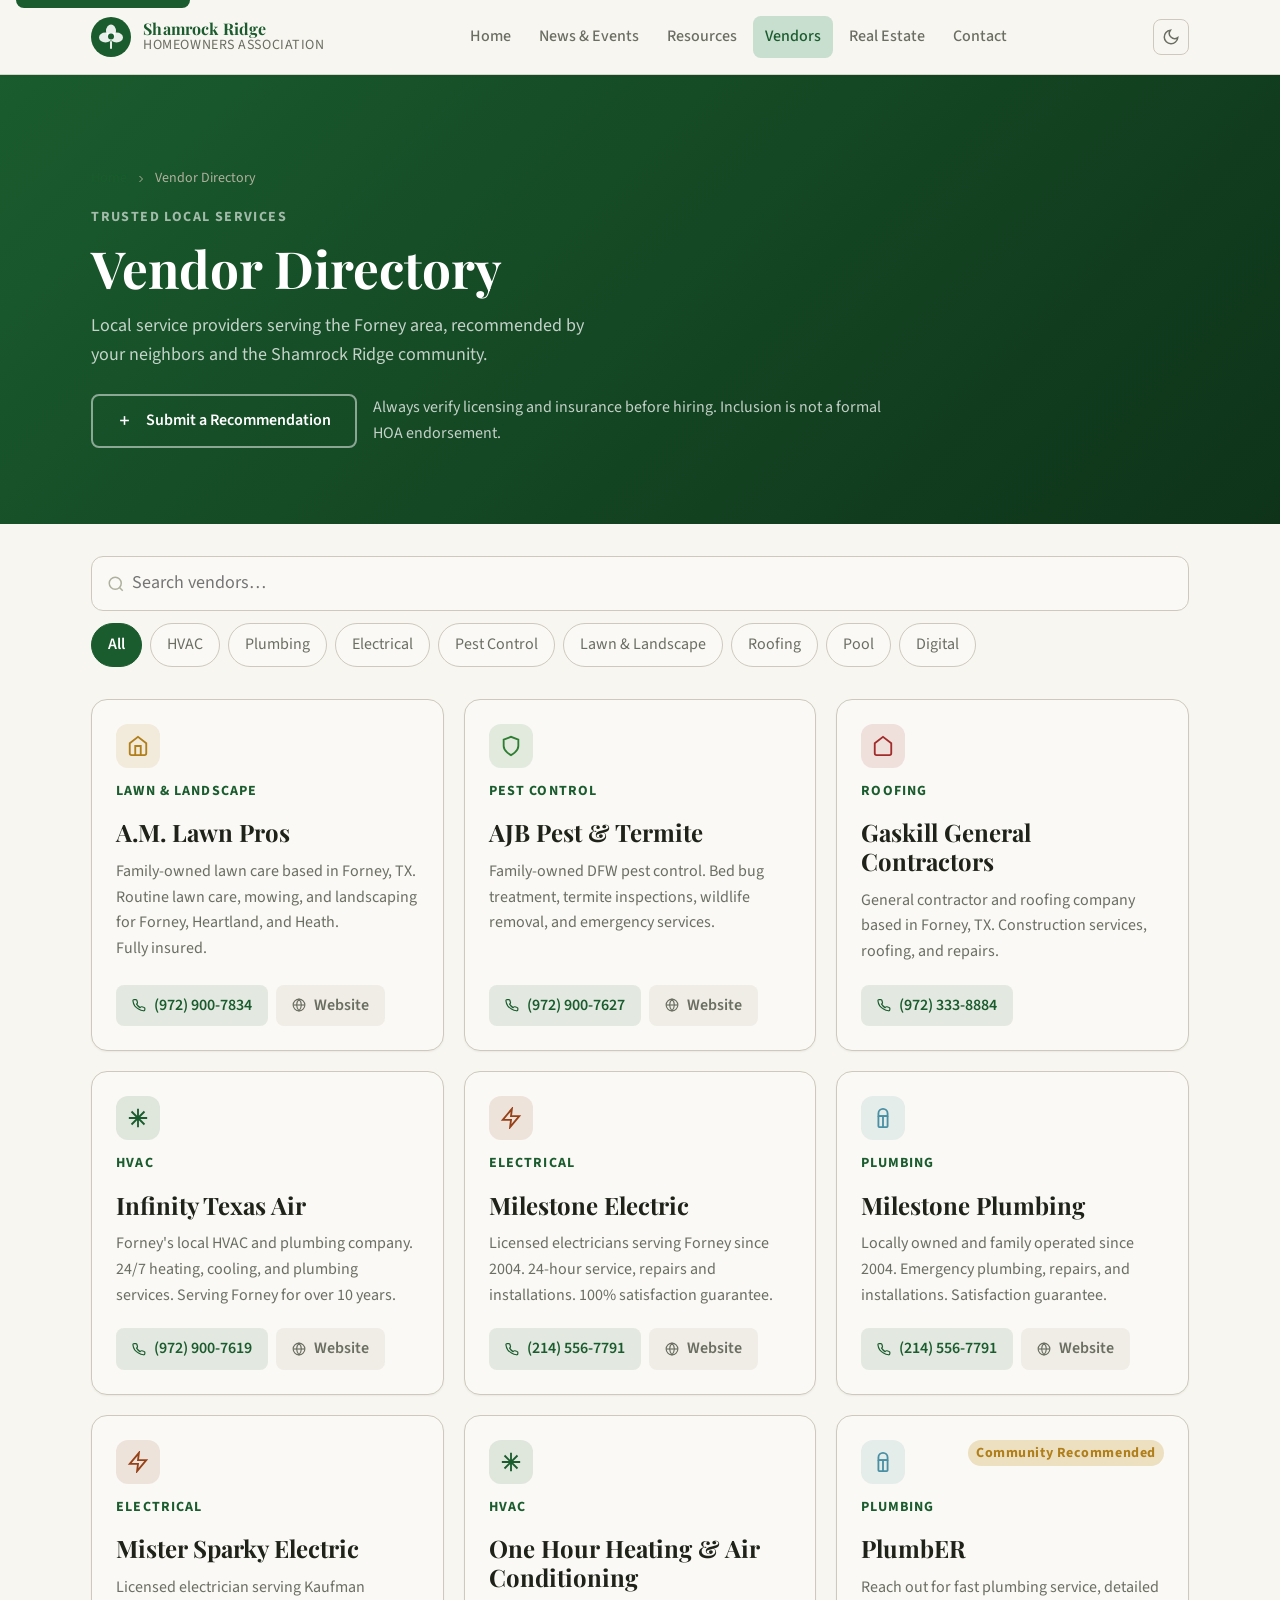
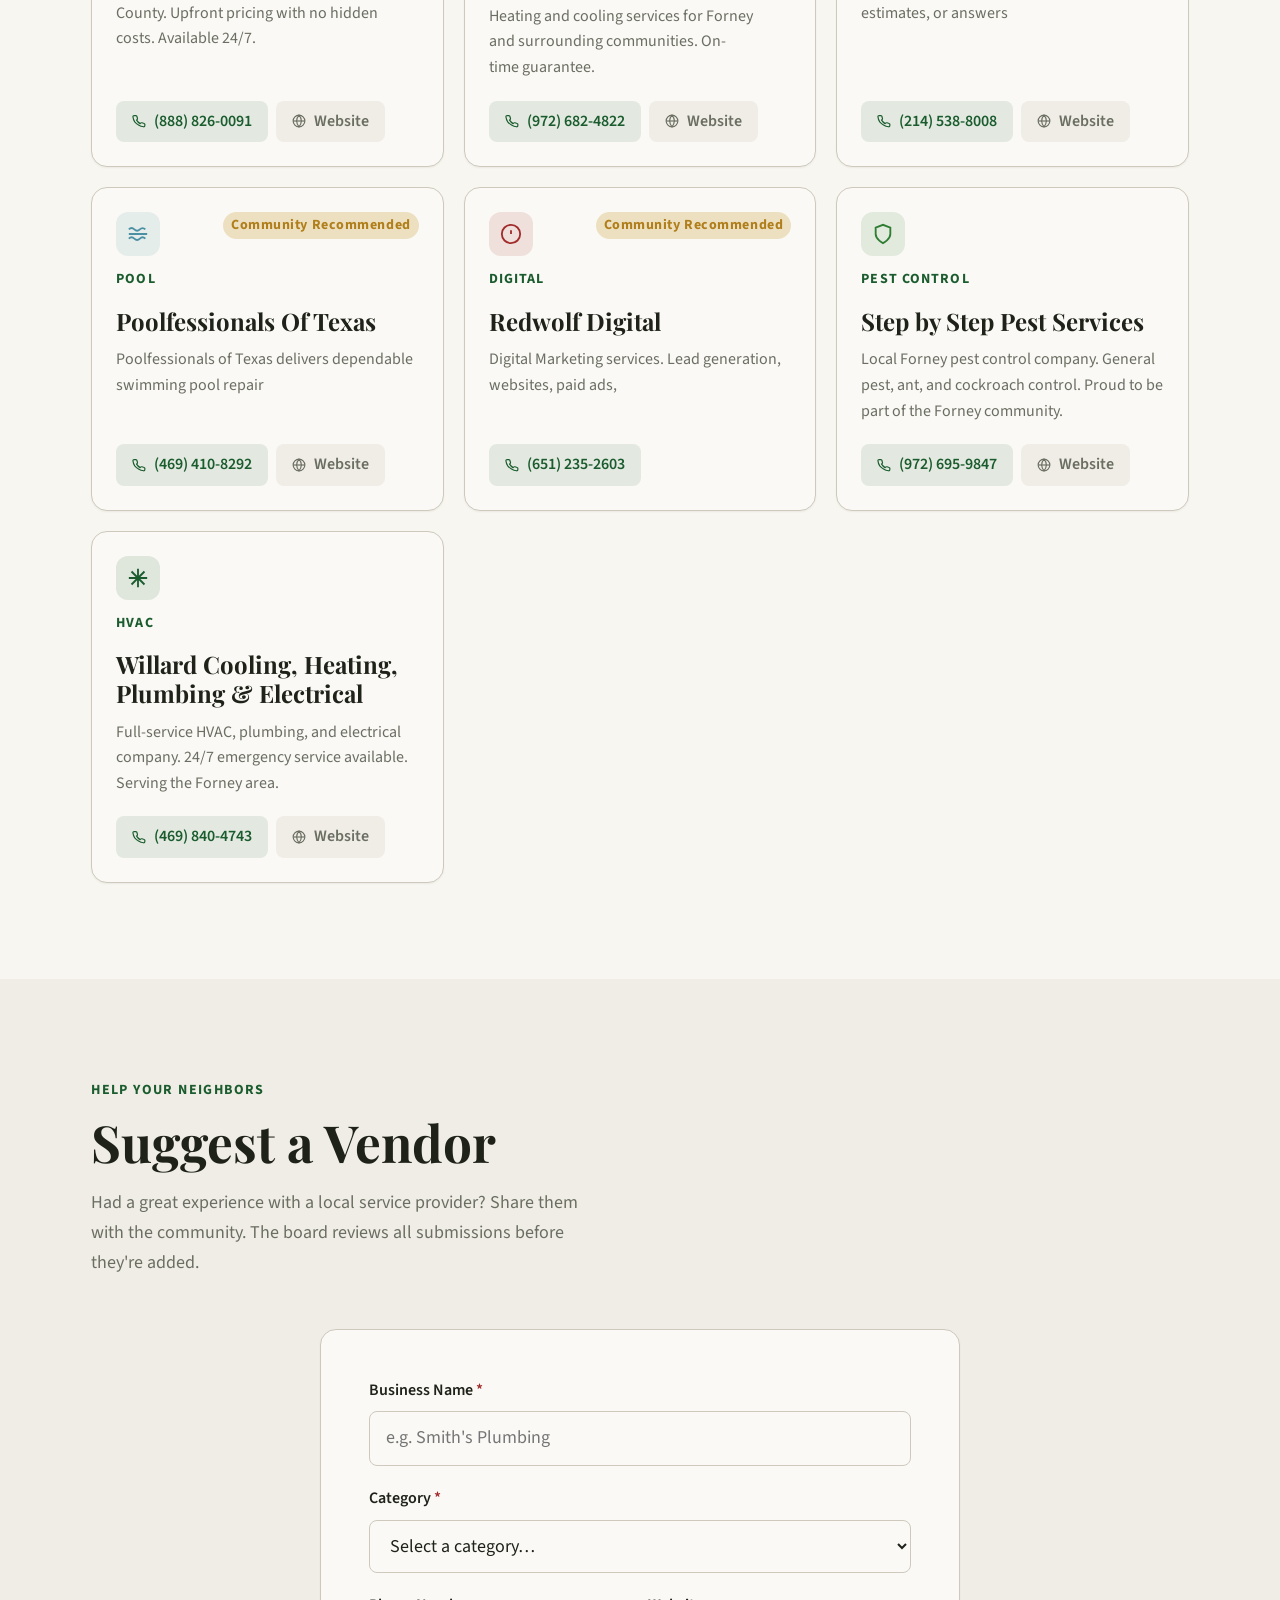
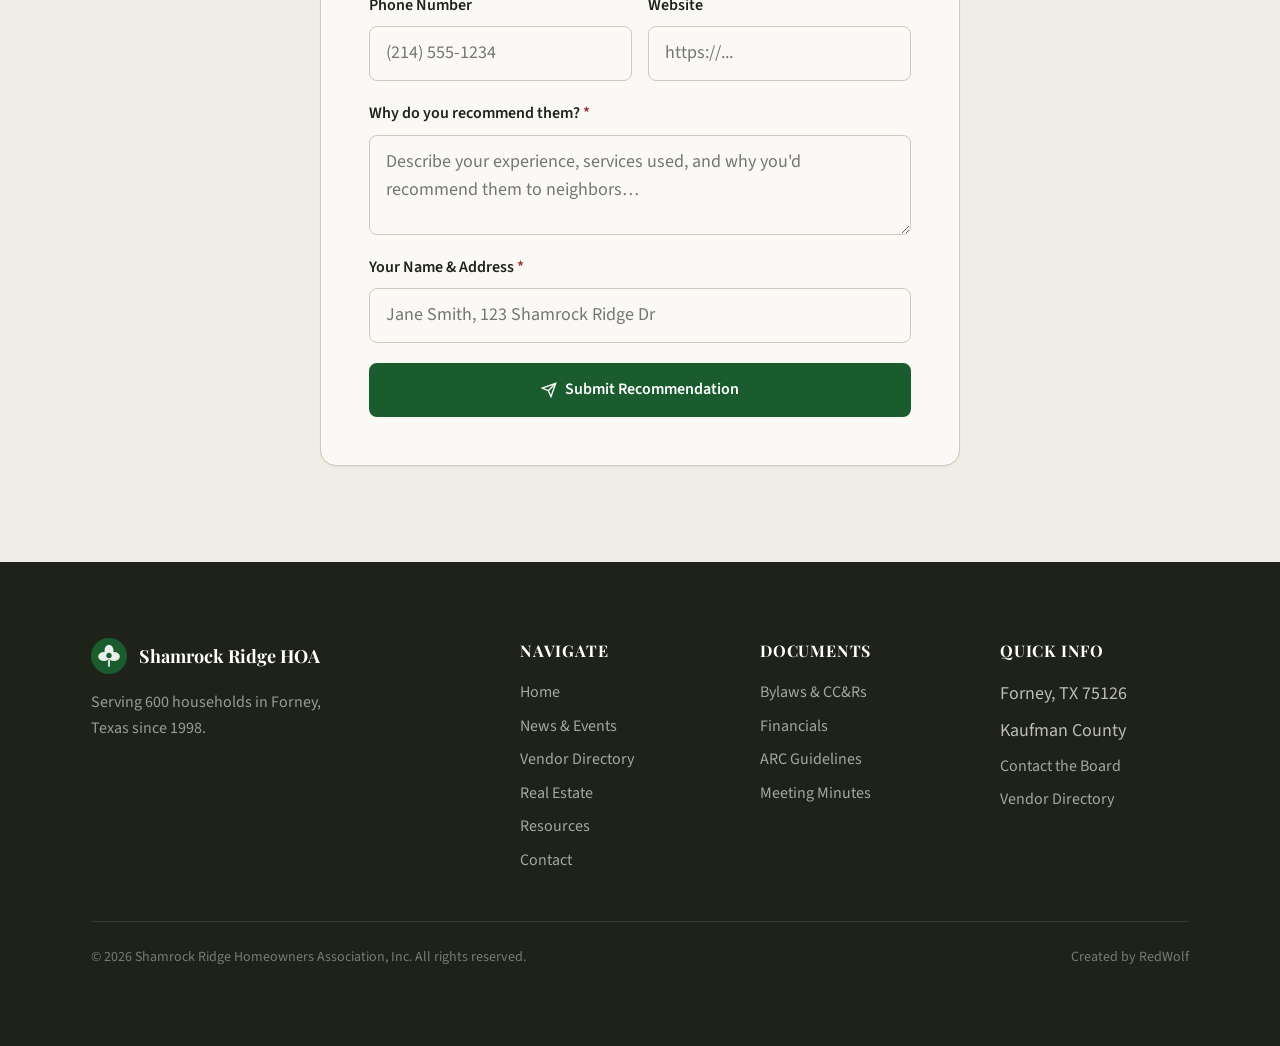
<file: vendors.html>
<!DOCTYPE html>
<html lang="en">
<head>
<!--
   ______                            __
  / ____/___  ____ ___  ____  __  __/ /____  _____
 / /   / __ \/ __ `__ \/ __ \/ / / / __/ _ \/ ___/
/ /___/ /_/ / / / / / / /_/ / /_/ / /_/  __/ /
\____/\____/_/ /_/ /_/ .___/\__,_/\__/\___/_/
                    /_/
        Created with Perplexity Computer
        https://www.perplexity.ai/computer
-->
<meta name="generator" content="Perplexity Computer">
<meta name="author" content="Perplexity Computer">
<meta property="og:see_also" content="https://www.perplexity.ai/computer">
<link rel="author" href="https://www.perplexity.ai/computer">

<meta charset="UTF-8">
<meta name="viewport" content="width=device-width, initial-scale=1.0">
<title>Vendor Directory — Shamrock Ridge HOA</title>
<meta name="description" content="Find trusted local service providers recommended by Shamrock Ridge HOA residents in Forney, Texas.">
<link rel="preconnect" href="https://fonts.googleapis.com">
<link rel="preconnect" href="https://fonts.gstatic.com" crossorigin>
<link href="https://fonts.googleapis.com/css2?family=Playfair+Display:wght@400;600;700&family=Source+Sans+3:wght@300..700&display=swap" rel="stylesheet">
<link rel="stylesheet" href="./base.css">
<link rel="stylesheet" href="./style.css">
<style>
  /* ── Vendor Directory Styles ─────────────────────────────────────── */
  .vendor-controls {
    display: flex;
    flex-wrap: wrap;
    gap: var(--space-3);
    align-items: center;
    margin-bottom: var(--space-8);
  }
  .vendor-search-wrap {
    position: relative;
    flex: 1;
    min-width: 220px;
  }
  .vendor-search-wrap svg {
    position: absolute;
    left: var(--space-4);
    top: 50%;
    transform: translateY(-50%);
    color: var(--color-text-faint);
    pointer-events: none;
  }
  .vendor-search {
    width: 100%;
    padding: var(--space-3) var(--space-4) var(--space-3) calc(var(--space-4) + 24px);
    border: 1px solid var(--color-border);
    border-radius: var(--radius-lg);
    background: var(--color-surface);
    color: var(--color-text);
    font-size: var(--text-base);
    font-family: var(--font-body);
    transition: border-color 0.2s, box-shadow 0.2s;
  }
  .vendor-search:focus {
    outline: none;
    border-color: var(--color-primary);
    box-shadow: 0 0 0 3px color-mix(in oklab, var(--color-primary) 15%, transparent);
  }
  .filter-tabs {
    display: flex;
    flex-wrap: wrap;
    gap: var(--space-2);
  }
  .filter-tab {
    padding: var(--space-2) var(--space-4);
    border: 1px solid var(--color-border);
    border-radius: var(--radius-full);
    background: var(--color-surface);
    color: var(--color-text-muted);
    font-size: var(--text-sm);
    font-family: var(--font-body);
    cursor: pointer;
    transition: all 0.15s;
    white-space: nowrap;
  }
  .filter-tab:hover {
    border-color: var(--color-primary);
    color: var(--color-primary);
  }
  .filter-tab.active {
    background: var(--color-primary);
    border-color: var(--color-primary);
    color: #fff;
    font-weight: 600;
  }
  .vendors-grid {
    display: grid;
    grid-template-columns: repeat(auto-fill, minmax(300px, 1fr));
    gap: var(--space-5);
  }
  .vendor-card {
    background: var(--color-surface);
    border: 1px solid var(--color-border);
    border-radius: var(--radius-xl);
    padding: var(--space-6);
    box-shadow: var(--shadow-sm);
    transition: box-shadow 0.2s, transform 0.2s;
    display: flex;
    flex-direction: column;
    gap: var(--space-3);
  }
  .vendor-card:hover {
    box-shadow: var(--shadow-md);
    transform: translateY(-2px);
  }
  .vendor-card.hidden { display: none; }
  .vendor-card-top {
    display: flex;
    align-items: flex-start;
    justify-content: space-between;
    gap: var(--space-3);
  }
  .vendor-icon {
    width: 44px;
    height: 44px;
    border-radius: var(--radius-lg);
    display: flex;
    align-items: center;
    justify-content: center;
    flex-shrink: 0;
    background: color-mix(in oklab, var(--color-primary) 10%, transparent);
    color: var(--color-primary);
  }
  .vendor-badge {
    font-size: var(--text-xs);
    font-weight: 700;
    padding: 2px var(--space-2);
    border-radius: var(--radius-full);
    background: var(--color-accent-highlight);
    color: var(--color-accent);
    letter-spacing: 0.04em;
    white-space: nowrap;
  }
  .vendor-name {
    font-family: var(--font-display);
    font-size: var(--text-lg);
    font-weight: 700;
    color: var(--color-text);
    line-height: 1.2;
  }
  .vendor-category-label {
    font-size: var(--text-xs);
    font-weight: 700;
    text-transform: uppercase;
    letter-spacing: 0.08em;
    color: var(--color-primary);
    margin-bottom: var(--space-1);
  }
  .vendor-desc {
    font-size: var(--text-sm);
    color: var(--color-text-muted);
    line-height: 1.6;
    flex: 1;
  }
  .vendor-actions {
    display: flex;
    gap: var(--space-2);
    flex-wrap: wrap;
    margin-top: var(--space-2);
  }
  .vendor-btn {
    display: inline-flex;
    align-items: center;
    gap: var(--space-2);
    padding: var(--space-2) var(--space-4);
    border-radius: var(--radius-md);
    font-size: var(--text-sm);
    font-weight: 600;
    font-family: var(--font-body);
    text-decoration: none;
    transition: all 0.15s;
    cursor: pointer;
    border: none;
  }
  .vendor-btn-phone {
    background: color-mix(in oklab, var(--color-primary) 10%, transparent);
    color: var(--color-primary);
  }
  .vendor-btn-phone:hover {
    background: color-mix(in oklab, var(--color-primary) 18%, transparent);
  }
  .vendor-btn-web {
    background: var(--color-surface-offset);
    color: var(--color-text-muted);
  }
  .vendor-btn-web:hover {
    background: var(--color-border);
    color: var(--color-text);
  }
  .no-results {
    display: none;
    text-align: center;
    padding: var(--space-16) var(--space-8);
    color: var(--color-text-muted);
    grid-column: 1 / -1;
  }
  .no-results svg { margin-bottom: var(--space-4); color: var(--color-text-faint); }

  /* Submission form */
  .suggest-box {
    background: var(--color-surface);
    border: 1px solid var(--color-border);
    border-radius: var(--radius-xl);
    padding: clamp(var(--space-8), 4vw, var(--space-12));
    box-shadow: var(--shadow-sm);
    max-width: 640px;
    margin: 0 auto;
  }
</style>
</head>
<body>

<a href="#main" class="skip-link">Skip to main content</a>

<header class="site-header" role="banner">
  <div class="container">
    <div class="header-inner">
      <a href="./index.html" class="site-logo" aria-label="Shamrock Ridge HOA Home">
        <svg class="logo-mark" viewBox="0 0 40 40" fill="none" aria-hidden="true" xmlns="http://www.w3.org/2000/svg">
          <circle cx="20" cy="20" r="20" fill="var(--color-primary)"/>
          <ellipse cx="20" cy="14" rx="5" ry="6.5" fill="rgba(255,255,255,0.9)"/>
          <ellipse cx="14.5" cy="20.5" rx="6.5" ry="5" fill="rgba(255,255,255,0.9)"/>
          <ellipse cx="25.5" cy="20.5" rx="6.5" ry="5" fill="rgba(255,255,255,0.9)"/>
          <rect x="19" y="24" width="2" height="8" rx="1" fill="rgba(255,255,255,0.9)"/>
          <circle cx="20" cy="19.5" r="3" fill="var(--color-primary)"/>
        </svg>
        <span class="logo-text">
          <span class="logo-title">Shamrock Ridge</span>
          <span class="logo-sub">Homeowners Association</span>
        </span>
      </a>
      <nav class="site-nav" id="site-nav" role="navigation" aria-label="Main navigation">
        <a href="./index.html" class="nav-link">Home</a>
        <!-- <a href="./documents.html" class="nav-link">Documents</a> -->
        <a href="./news.html" class="nav-link">News &amp; Events</a>
        <a href="./resources.html" class="nav-link">Resources</a>
        <a href="./vendors.html" class="nav-link active" aria-current="page">Vendors</a>
        <a href="./realestate.html" class="nav-link">Real Estate</a>
        <a href="./contact.html" class="nav-link">Contact</a>
      </nav>
      <div class="header-actions">
        <button class="theme-toggle" data-theme-toggle aria-label="Switch to dark mode" title="Toggle dark mode">
          <svg width="18" height="18" viewBox="0 0 24 24" fill="none" stroke="currentColor" stroke-width="2" aria-hidden="true"><path d="M21 12.79A9 9 0 1 1 11.21 3 7 7 0 0 0 21 12.79z"/></svg>
        </button>
        <button class="menu-toggle" id="menu-toggle" aria-label="Open menu" aria-expanded="false" aria-controls="site-nav">
          <svg width="18" height="18" viewBox="0 0 24 24" fill="none" stroke="currentColor" stroke-width="2" aria-hidden="true">
            <line x1="3" y1="6" x2="21" y2="6"/><line x1="3" y1="12" x2="21" y2="12"/><line x1="3" y1="18" x2="21" y2="18"/>
          </svg>
        </button>
      </div>
    </div>
  </div>
</header>

<main id="main">

  <!-- Page Hero -->
  <section class="page-hero">
    <div class="container">
      <nav class="breadcrumb" aria-label="Breadcrumb">
        <a href="./index.html">Home</a>
        <svg width="12" height="12" viewBox="0 0 24 24" fill="none" stroke="currentColor" stroke-width="2" aria-hidden="true"><path d="M9 18l6-6-6-6"/></svg>
        <span aria-current="page">Vendor Directory</span>
      </nav>
      <p class="page-hero-eyebrow">Trusted Local Services</p>
      <h1 class="page-hero-title">Vendor Directory</h1>
      <p class="page-hero-desc">Local service providers serving the Forney area, recommended by your neighbors and the Shamrock Ridge community.</p>
      <div style="display:flex;align-items:center;gap:var(--space-4);flex-wrap:wrap;margin-top:var(--space-6)">
        <a href="#suggest" class="btn btn-outline" style="border-color:rgba(255,255,255,0.5);color:#fff;">
          <svg width="15" height="15" viewBox="0 0 24 24" fill="none" stroke="currentColor" stroke-width="2.5" aria-hidden="true" style="margin-right:6px"><line x1="12" y1="5" x2="12" y2="19"/><line x1="5" y1="12" x2="19" y2="12"/></svg>
          Submit a Recommendation
        </a>
        <p style="font-size:var(--text-sm);opacity:0.75;color:#fff;margin:0">Always verify licensing and insurance before hiring. Inclusion is not a formal HOA endorsement.</p>
      </div>
    </div>
  </section>

  <!-- Directory -->
  <section class="section" style="padding-top:var(--space-8)" aria-labelledby="directory-heading">
    <div class="container">

      <!-- Search & Filter -->
      <div class="vendor-controls">
        <div class="vendor-search-wrap">
          <svg width="18" height="18" viewBox="0 0 24 24" fill="none" stroke="currentColor" stroke-width="2" aria-hidden="true"><circle cx="11" cy="11" r="8"/><path d="M21 21l-4.35-4.35"/></svg>
          <input class="vendor-search" type="search" id="vendor-search" placeholder="Search vendors…" aria-label="Search vendors">
        </div>
        <div class="filter-tabs" id="vendor-filter-tabs" role="group" aria-label="Filter by category">
          <!-- Populated dynamically from _data/vendor-categories.json by cms-loader.js -->
          <button class="filter-tab active" data-filter="all">All</button>
        </div>
      </div>

      <!-- Vendor Cards -->
      <div class="vendors-grid" id="vendors-grid" aria-live="polite">

        <!-- Vendor cards are loaded dynamically from _data/vendors/ by cms-loader.js -->

        <div class="no-results" id="no-results" aria-live="polite" style="display:none">
          <svg width="40" height="40" viewBox="0 0 24 24" fill="none" stroke="currentColor" stroke-width="1.5" aria-hidden="true"><circle cx="11" cy="11" r="8"/><path d="M21 21l-4.35-4.35"/></svg>
          <p style="font-size:var(--text-lg);font-weight:600;color:var(--color-text)">No vendors found</p>
          <p style="margin-top:var(--space-2)">Try a different search or category, or <a href="#suggest" style="color:var(--color-primary)">suggest a vendor</a>.</p>
        </div>

    </div>
  </section>

  <!-- Suggest a Vendor -->
  <section class="section section-alt" id="suggest" aria-labelledby="suggest-heading">
    <div class="container">
      <div class="section-header">
        <span class="section-eyebrow">Help your neighbors</span>
        <h2 class="section-title" id="suggest-heading">Suggest a Vendor</h2>
        <p class="section-desc">Had a great experience with a local service provider? Share them with the community. The board reviews all submissions before they're added.</p>
      </div>
      <div class="suggest-box">
        <form name="vendor-suggestion" method="POST" data-netlify="true" netlify-honeypot="bot-field" id="suggest-form">
          <input type="hidden" name="form-name" value="vendor-suggestion">
          <p style="display:none"><label>Don't fill this out: <input name="bot-field"></label></p>

          <div class="form-group">
            <label class="form-label" for="v-biz-name">Business Name <span style="color:var(--color-error)" aria-hidden="true">*</span></label>
            <input class="form-input" type="text" id="v-biz-name" name="business_name" required placeholder="e.g. Smith's Plumbing">
          </div>
          <div class="form-group">
            <label class="form-label" for="v-category">Category <span style="color:var(--color-error)" aria-hidden="true">*</span></label>
            <select class="form-select" id="v-category" name="category" required>
              <option value="">Select a category…</option>
              <!-- Populated dynamically from _data/vendor-categories.json by cms-loader.js -->
            </select>
          </div>
          <div style="display:grid;grid-template-columns:1fr 1fr;gap:var(--space-4)">
            <div class="form-group">
              <label class="form-label" for="v-phone">Phone Number</label>
              <input class="form-input" type="tel" id="v-phone" name="phone" placeholder="(214) 555-1234">
            </div>
            <div class="form-group">
              <label class="form-label" for="v-website">Website</label>
              <input class="form-input" type="url" id="v-website" name="website" placeholder="https://...">
            </div>
          </div>
          <div class="form-group">
            <label class="form-label" for="v-notes">Why do you recommend them? <span style="color:var(--color-error)" aria-hidden="true">*</span></label>
            <textarea class="form-textarea" id="v-notes" name="notes" required placeholder="Describe your experience, services used, and why you'd recommend them to neighbors…" style="min-height:100px"></textarea>
          </div>
          <div class="form-group">
            <label class="form-label" for="v-your-name">Your Name &amp; Address <span style="color:var(--color-error)" aria-hidden="true">*</span></label>
            <input class="form-input" type="text" id="v-your-name" name="submitter" required placeholder="Jane Smith, 123 Shamrock Ridge Dr">
          </div>

          <div id="suggest-success" style="display:none;padding:var(--space-4);background:var(--color-success-highlight);border-radius:var(--radius-md);font-size:var(--text-sm);color:var(--color-success);margin-bottom:var(--space-4)">
            Thanks for your recommendation! The board will review it and add it to the directory.
          </div>

          <button type="submit" class="btn btn-primary" style="width:100%;justify-content:center">
            <svg width="16" height="16" viewBox="0 0 24 24" fill="none" stroke="currentColor" stroke-width="2" aria-hidden="true"><line x1="22" y1="2" x2="11" y2="13"/><polygon points="22 2 15 22 11 13 2 9 22 2"/></svg>
            Submit Recommendation
          </button>
        </form>
      </div>
    </div>
  </section>

</main>

<footer class="site-footer" role="contentinfo">
  <div class="container">
    <div class="footer-grid">
      <div class="footer-brand">
        <a href="./index.html" class="footer-logo" aria-label="Shamrock Ridge HOA Home">
          <svg width="36" height="36" viewBox="0 0 40 40" fill="none" aria-hidden="true">
            <circle cx="20" cy="20" r="20" fill="var(--color-primary)"/>
            <ellipse cx="20" cy="14" rx="5" ry="6.5" fill="rgba(255,255,255,0.9)"/>
            <ellipse cx="14.5" cy="20.5" rx="6.5" ry="5" fill="rgba(255,255,255,0.9)"/>
            <ellipse cx="25.5" cy="20.5" rx="6.5" ry="5" fill="rgba(255,255,255,0.9)"/>
            <rect x="19" y="24" width="2" height="8" rx="1" fill="rgba(255,255,255,0.9)"/>
            <circle cx="20" cy="19.5" r="3" fill="var(--color-primary)"/>
          </svg>
          <span style="font-family:var(--font-display);font-size:var(--text-base);font-weight:700;color:#fff;">Shamrock Ridge HOA</span>
        </a>
        <p class="footer-tagline">Serving 600 households in Forney, Texas since 1998.</p>
      </div>
      <div>
        <p class="footer-col-title">Navigate</p>
        <nav class="footer-links" aria-label="Footer navigation">
          <a href="./index.html">Home</a>
          <!-- <a href="./documents.html">Documents</a> -->
          <a href="./news.html">News &amp; Events</a>
          <a href="./vendors.html">Vendor Directory</a>
          <a href="./realestate.html">Real Estate</a>
          <a href="./resources.html">Resources</a>
          <a href="./contact.html">Contact</a>
        </nav>
      </div>
      <div>
        <p class="footer-col-title">Documents</p>
        <nav class="footer-links">
          <a href="./documents.html#bylaws">Bylaws &amp; CC&Rs</a>
          <a href="./documents.html#financial">Financials</a>
          <a href="./documents.html#architectural">ARC Guidelines</a>
          <a href="./documents.html#minutes">Meeting Minutes</a>
        </nav>
      </div>
      <div>
        <p class="footer-col-title">Quick Info</p>
        <div class="footer-links">
          <span>Forney, TX 75126</span>
          <span>Kaufman County</span>
          <a href="./contact.html">Contact the Board</a>
          <a href="./vendors.html">Vendor Directory</a>
        </div>
      </div>
    </div>
    <div class="footer-bottom">
      <span>© 2026 Shamrock Ridge Homeowners Association, Inc. All rights reserved.</span>
      Created by RedWolf
    </div>
  </div>
</footer>

<script src="./cms-loader.js"></script>
<script>
// Dark mode
(function(){const t=document.querySelector('[data-theme-toggle]'),r=document.documentElement;let d=matchMedia('(prefers-color-scheme:dark)').matches?'dark':'light';r.setAttribute('data-theme',d);if(t){function u(){t.setAttribute('aria-label','Switch to '+(d==='dark'?'light':'dark')+' mode');t.innerHTML=d==='dark'?'<svg width="18" height="18" viewBox="0 0 24 24" fill="none" stroke="currentColor" stroke-width="2"><circle cx="12" cy="12" r="5"/><path d="M12 1v2M12 21v2M4.22 4.22l1.42 1.42M18.36 18.36l1.42 1.42M1 12h2M21 12h2M4.22 19.78l1.42-1.42M18.36 5.64l1.42-1.42"/></svg>':'<svg width="18" height="18" viewBox="0 0 24 24" fill="none" stroke="currentColor" stroke-width="2"><path d="M21 12.79A9 9 0 1 1 11.21 3 7 7 0 0 0 21 12.79z"/></svg>';}u();t.addEventListener('click',()=>{d=d==='dark'?'light':'dark';r.setAttribute('data-theme',d);u();})}})();

// Mobile menu
(function(){const btn=document.getElementById('menu-toggle'),nav=document.getElementById('site-nav');if(!btn||!nav)return;btn.addEventListener('click',()=>{const isOpen=nav.classList.toggle('open');btn.setAttribute('aria-expanded',isOpen);btn.setAttribute('aria-label',isOpen?'Close menu':'Open menu');btn.innerHTML=isOpen?'<svg width="18" height="18" viewBox="0 0 24 24" fill="none" stroke="currentColor" stroke-width="2"><line x1="18" y1="6" x2="6" y2="18"/><line x1="6" y1="6" x2="18" y2="18"/></svg>':'<svg width="18" height="18" viewBox="0 0 24 24" fill="none" stroke="currentColor" stroke-width="2"><line x1="3" y1="6" x2="21" y2="6"/><line x1="3" y1="12" x2="21" y2="12"/><line x1="3" y1="18" x2="21" y2="18"/></svg>';});document.addEventListener('click',(e)=>{if(!nav.contains(e.target)&&!btn.contains(e.target)){nav.classList.remove('open');btn.setAttribute('aria-expanded','false');btn.setAttribute('aria-label','Open menu');btn.innerHTML='<svg width="18" height="18" viewBox="0 0 24 24" fill="none" stroke="currentColor" stroke-width="2"><line x1="3" y1="6" x2="21" y2="6"/><line x1="3" y1="12" x2="21" y2="12"/><line x1="3" y1="18" x2="21" y2="18"/></svg>';}});})();

// ── Vendor search & filter ───────────────────────────────────────────────────
// Called once on load, and again by cms-loader.js after it injects dynamic cards
let activeFilter = 'all';

function initVendorControls() {
  const searchInput = document.getElementById('vendor-search');
  const filterBtns  = document.querySelectorAll('.filter-tab');
  const noResults   = document.getElementById('no-results');

  function filterVendors() {
    const cards = document.querySelectorAll('.vendor-card');
    const q = searchInput ? searchInput.value.toLowerCase().trim() : '';
    let visible = 0;
    cards.forEach(card => {
      const cat  = card.dataset.category || '';
      const name = card.dataset.name || '';
      const matchFilter = activeFilter === 'all' || cat === activeFilter;
      const matchSearch = !q || name.includes(q) || cat.includes(q);
      if (matchFilter && matchSearch) {
        card.classList.remove('hidden');
        visible++;
      } else {
        card.classList.add('hidden');
      }
    });
    if (noResults) noResults.style.display = visible === 0 ? 'block' : 'none';
  }

  if (searchInput) {
    searchInput.removeEventListener('input', searchInput._filterHandler);
    searchInput._filterHandler = filterVendors;
    searchInput.addEventListener('input', filterVendors);
  }

  filterBtns.forEach(btn => {
    btn.removeEventListener('click', btn._filterHandler);
    btn._filterHandler = () => {
      filterBtns.forEach(b => b.classList.remove('active'));
      btn.classList.add('active');
      activeFilter = btn.dataset.filter;
      filterVendors();
    };
    btn.addEventListener('click', btn._filterHandler);
  });

  // Run once immediately to apply any active filter
  filterVendors();
}

// Init on page load (cards may already be in DOM or loader will call again)
document.addEventListener('DOMContentLoaded', () => {
  // Small delay to let cms-loader.js run first
  setTimeout(initVendorControls, 100);
});

// ── Suggest form ─────────────────────────────────────────────────────────────
document.getElementById('suggest-form').addEventListener('submit', function(e) {
  e.preventDefault();
  const form = this;
  const btn  = form.querySelector('button[type="submit"]');
  btn.disabled = true;
  btn.textContent = 'Submitting…';
  fetch('/', {
    method: 'POST',
    headers: { 'Content-Type': 'application/x-www-form-urlencoded' },
    body: new URLSearchParams(new FormData(form)).toString()
  }).then(() => {
    document.getElementById('suggest-success').style.display = 'block';
    form.reset();
    btn.style.display = 'none';
  }).catch(() => {
    btn.disabled = false;
    btn.textContent = 'Submit Recommendation';
    alert('There was an error. Please try again.');
  });
});
</script>
</body>
</html>
</file>
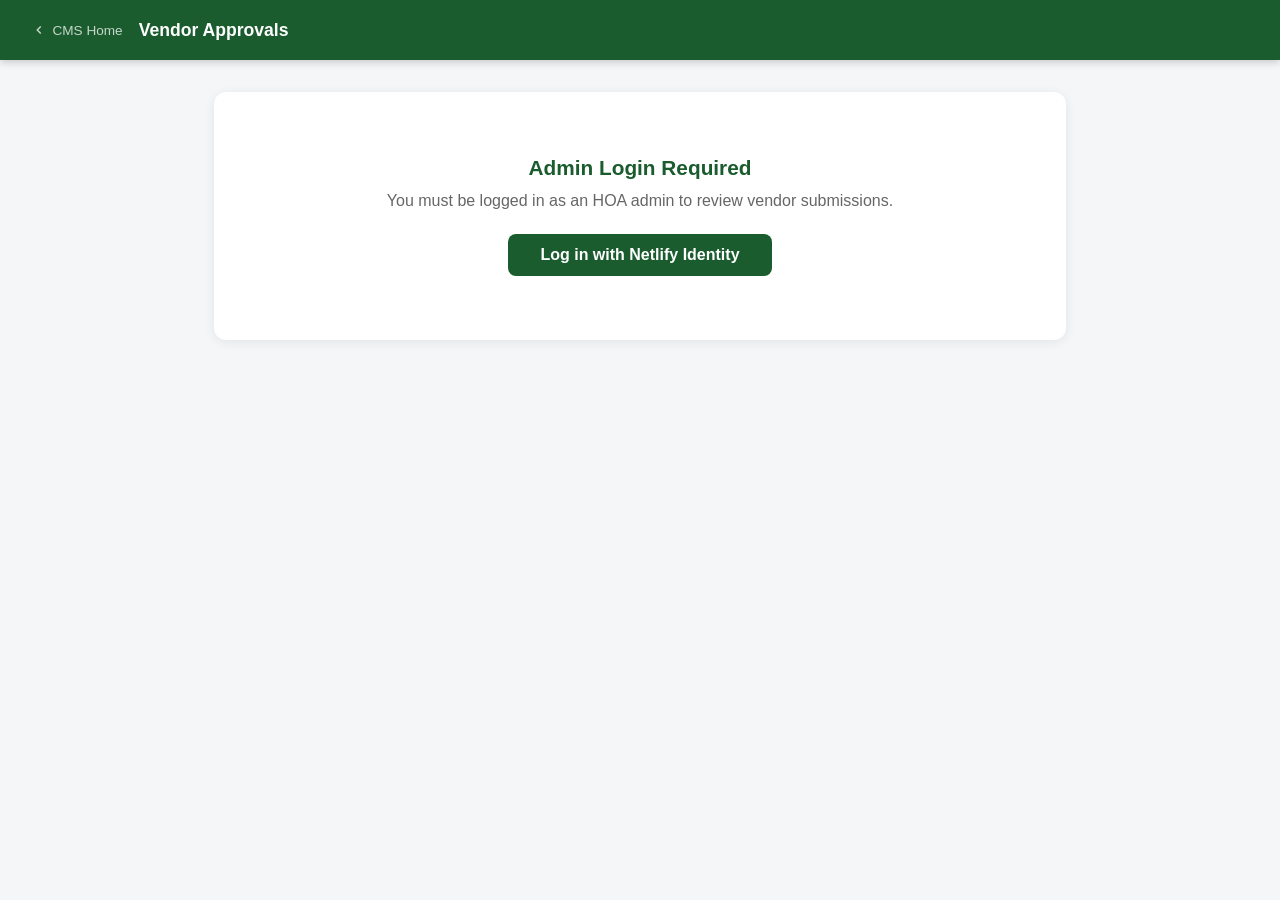
<file: admin/vendors.html>
<!DOCTYPE html>
<html lang="en">
<head>
  <meta charset="utf-8">
  <meta name="viewport" content="width=device-width, initial-scale=1.0">
  <title>Vendor Approvals — Shamrock Ridge HOA Admin</title>
  <script src="https://identity.netlify.com/v1/netlify-identity-widget.js"></script>
  <style>
    *, *::before, *::after { box-sizing: border-box; margin: 0; padding: 0; }

    body {
      font-family: -apple-system, BlinkMacSystemFont, "Segoe UI", Roboto, sans-serif;
      background: #f4f6f8;
      color: #1a1a2e;
      min-height: 100vh;
    }

    /* ── Header ── */
    .header {
      background: #1a5c2e;
      color: #fff;
      padding: 0 2rem;
      height: 60px;
      display: flex;
      align-items: center;
      justify-content: space-between;
      box-shadow: 0 2px 8px rgba(0,0,0,0.2);
    }
    .header-left { display: flex; align-items: center; gap: 1rem; }
    .header h1 { font-size: 1.1rem; font-weight: 600; }
    .header-back {
      color: rgba(255,255,255,0.75);
      text-decoration: none;
      font-size: 0.85rem;
      display: flex;
      align-items: center;
      gap: 0.4rem;
      transition: color 0.15s;
    }
    .header-back:hover { color: #fff; }
    .user-info { font-size: 0.85rem; opacity: 0.75; }

    /* ── Main layout ── */
    .main { max-width: 900px; margin: 0 auto; padding: 2rem 1.5rem; }

    .page-title {
      font-size: 1.5rem;
      font-weight: 700;
      color: #1a5c2e;
      margin-bottom: 0.35rem;
    }
    .page-subtitle {
      color: #666;
      font-size: 0.95rem;
      margin-bottom: 2rem;
    }

    /* ── Auth gate ── */
    #auth-gate {
      text-align: center;
      padding: 4rem 2rem;
      background: #fff;
      border-radius: 12px;
      box-shadow: 0 2px 12px rgba(0,0,0,0.08);
    }
    #auth-gate h2 { font-size: 1.3rem; margin-bottom: 0.75rem; color: #1a5c2e; }
    #auth-gate p { color: #666; margin-bottom: 1.5rem; }
    .btn-login {
      background: #1a5c2e;
      color: #fff;
      border: none;
      padding: 0.75rem 2rem;
      border-radius: 8px;
      font-size: 1rem;
      font-weight: 600;
      cursor: pointer;
      transition: background 0.15s;
    }
    .btn-login:hover { background: #145224; }

    /* ── Loading / empty states ── */
    .state-card {
      background: #fff;
      border-radius: 12px;
      box-shadow: 0 2px 12px rgba(0,0,0,0.07);
      padding: 3rem 2rem;
      text-align: center;
      color: #888;
    }
    .state-card svg { margin-bottom: 1rem; opacity: 0.4; }
    .state-card p { font-size: 1rem; }

    /* ── Submission cards ── */
    .submissions-list { display: flex; flex-direction: column; gap: 1rem; }

    .sub-card {
      background: #fff;
      border-radius: 12px;
      box-shadow: 0 2px 12px rgba(0,0,0,0.07);
      border: 1px solid #e8eaf0;
      overflow: hidden;
      transition: box-shadow 0.2s;
    }
    .sub-card:hover { box-shadow: 0 4px 20px rgba(0,0,0,0.1); }

    .sub-card-header {
      background: #f8faf9;
      border-bottom: 1px solid #e8eaf0;
      padding: 0.9rem 1.25rem;
      display: flex;
      align-items: center;
      justify-content: space-between;
      gap: 1rem;
    }
    .sub-name {
      font-size: 1.05rem;
      font-weight: 700;
      color: #1a1a2e;
    }
    .sub-meta {
      font-size: 0.8rem;
      color: #999;
    }

    .sub-card-body {
      padding: 1.25rem;
      display: grid;
      grid-template-columns: 1fr 1fr;
      gap: 0.75rem 1.5rem;
    }
    @media (max-width: 600px) {
      .sub-card-body { grid-template-columns: 1fr; }
    }

    .field-row { display: flex; flex-direction: column; gap: 0.2rem; }
    .field-label {
      font-size: 0.72rem;
      font-weight: 700;
      text-transform: uppercase;
      letter-spacing: 0.06em;
      color: #aaa;
    }
    .field-value {
      font-size: 0.95rem;
      color: #333;
      word-break: break-word;
    }
    .field-value a { color: #1a5c2e; text-decoration: none; }
    .field-value a:hover { text-decoration: underline; }
    .field-row.full-width { grid-column: 1 / -1; }

    .sub-card-footer {
      border-top: 1px solid #e8eaf0;
      padding: 1rem 1.25rem;
      display: flex;
      align-items: center;
      justify-content: space-between;
      gap: 1rem;
      background: #fafafa;
    }
    .sub-submitted-by {
      font-size: 0.82rem;
      color: #999;
    }

    .action-buttons { display: flex; gap: 0.75rem; }

    .btn-approve, .btn-reject {
      border: none;
      padding: 0.6rem 1.4rem;
      border-radius: 8px;
      font-size: 0.9rem;
      font-weight: 600;
      cursor: pointer;
      transition: all 0.15s;
      display: flex;
      align-items: center;
      gap: 0.4rem;
    }
    .btn-approve {
      background: #1a5c2e;
      color: #fff;
    }
    .btn-approve:hover { background: #145224; transform: translateY(-1px); }
    .btn-approve:disabled { background: #a0c4a8; cursor: not-allowed; transform: none; }

    .btn-reject {
      background: #fff;
      color: #c0392b;
      border: 1.5px solid #e8bbb8;
    }
    .btn-reject:hover { background: #fdf3f2; border-color: #c0392b; }
    .btn-reject:disabled { opacity: 0.5; cursor: not-allowed; }

    /* ── Toasts ── */
    #toast-container {
      position: fixed;
      bottom: 1.5rem;
      right: 1.5rem;
      display: flex;
      flex-direction: column;
      gap: 0.5rem;
      z-index: 1000;
    }
    .toast {
      padding: 0.8rem 1.2rem;
      border-radius: 8px;
      font-size: 0.9rem;
      font-weight: 500;
      color: #fff;
      box-shadow: 0 4px 16px rgba(0,0,0,0.15);
      animation: slideIn 0.25s ease;
      max-width: 320px;
    }
    .toast.success { background: #1a5c2e; }
    .toast.error   { background: #c0392b; }
    @keyframes slideIn {
      from { opacity: 0; transform: translateY(12px); }
      to   { opacity: 1; transform: translateY(0); }
    }

    /* ── Count badge ── */
    .count-badge {
      background: #b07e1a;
      color: #fff;
      font-size: 0.75rem;
      font-weight: 700;
      padding: 0.15rem 0.55rem;
      border-radius: 99px;
    }

    .refresh-btn {
      background: none;
      border: 1.5px solid #ccc;
      color: #555;
      padding: 0.45rem 1rem;
      border-radius: 8px;
      font-size: 0.85rem;
      cursor: pointer;
      display: flex;
      align-items: center;
      gap: 0.4rem;
      transition: all 0.15s;
    }
    .refresh-btn:hover { border-color: #1a5c2e; color: #1a5c2e; }

    .title-row {
      display: flex;
      align-items: center;
      justify-content: space-between;
      margin-bottom: 0.35rem;
    }
    .title-inner { display: flex; align-items: center; gap: 0.75rem; }
  </style>
</head>
<body>

<!-- Header -->
<header class="header">
  <div class="header-left">
    <a href="/admin/" class="header-back">
      <svg width="14" height="14" viewBox="0 0 24 24" fill="none" stroke="currentColor" stroke-width="2.5"><polyline points="15 18 9 12 15 6"/></svg>
      CMS Home
    </a>
    <h1>Vendor Approvals</h1>
  </div>
  <span class="user-info" id="user-email"></span>
</header>

<!-- Main -->
<main class="main">
  <!-- Auth gate (shown until logged in) -->
  <div id="auth-gate">
    <h2>Admin Login Required</h2>
    <p>You must be logged in as an HOA admin to review vendor submissions.</p>
    <button class="btn-login" id="login-btn">Log in with Netlify Identity</button>
  </div>

  <!-- Content (hidden until logged in) -->
  <div id="content" style="display:none">
    <div class="title-row">
      <div class="title-inner">
        <h2 class="page-title">Pending Submissions</h2>
        <span class="count-badge" id="count-badge" style="display:none"></span>
      </div>
      <button class="refresh-btn" id="refresh-btn">
        <svg width="14" height="14" viewBox="0 0 24 24" fill="none" stroke="currentColor" stroke-width="2"><polyline points="23 4 23 10 17 10"/><path d="M20.49 15a9 9 0 1 1-2.12-9.36L23 10"/></svg>
        Refresh
      </button>
    </div>
    <p class="page-subtitle">Review and approve (or reject) vendor suggestions submitted by Shamrock Ridge residents. Approving a vendor adds it to the live directory automatically.</p>

    <div id="submissions-container">
      <div class="state-card">
        <svg width="40" height="40" viewBox="0 0 24 24" fill="none" stroke="currentColor" stroke-width="1.5"><circle cx="12" cy="12" r="10"/><line x1="12" y1="8" x2="12" y2="12"/><line x1="12" y1="16" x2="12.01" y2="16"/></svg>
        <p>Loading submissions…</p>
      </div>
    </div>
  </div>
</main>

<div id="toast-container"></div>

<script>
// ── Netlify Identity ──────────────────────────────────────────────────────────
const netlifyIdentity = window.netlifyIdentity;
let currentUser = null;
let netlifyToken = null;

netlifyIdentity.on('init', user => {
  if (user) onLoggedIn(user);
});
netlifyIdentity.on('login', user => {
  netlifyIdentity.close();
  onLoggedIn(user);
});
netlifyIdentity.on('logout', () => {
  currentUser = null;
  netlifyToken = null;
  document.getElementById('auth-gate').style.display = 'block';
  document.getElementById('content').style.display = 'none';
});

document.getElementById('login-btn').addEventListener('click', () => {
  netlifyIdentity.open('login');
});

async function onLoggedIn(user) {
  currentUser = user;
  document.getElementById('auth-gate').style.display = 'none';
  document.getElementById('content').style.display = 'block';
  document.getElementById('user-email').textContent = user.email || '';

  // Get JWT for Netlify API calls
  try {
    netlifyToken = await user.jwt();
  } catch(e) {
    console.warn('Could not get JWT', e);
  }

  loadSubmissions();
}

// ── Load Submissions from Netlify Forms ──────────────────────────────────────
// We proxy through our Netlify Function to avoid exposing the API token.
// The function reads NETLIFY_API_TOKEN from env vars server-side.

async function loadSubmissions() {
  const container = document.getElementById('submissions-container');
  container.innerHTML = `
    <div class="state-card">
      <svg width="40" height="40" viewBox="0 0 24 24" fill="none" stroke="currentColor" stroke-width="1.5"><circle cx="12" cy="12" r="10"/><line x1="12" y1="8" x2="12" y2="12"/><line x1="12" y1="16" x2="12.01" y2="16"/></svg>
      <p>Loading submissions…</p>
    </div>`;

  try {
    const res = await fetch('/.netlify/functions/vendor-submissions', {
      headers: { Authorization: `Bearer ${netlifyToken}` }
    });
    if (!res.ok) throw new Error(`HTTP ${res.status}: ${await res.text()}`);
    const submissions = await res.json();
    renderSubmissions(submissions);
  } catch(err) {
    container.innerHTML = `
      <div class="state-card">
        <svg width="40" height="40" viewBox="0 0 24 24" fill="none" stroke="currentColor" stroke-width="1.5"><circle cx="12" cy="12" r="10"/><line x1="12" y1="8" x2="12" y2="12"/><line x1="12" y1="16" x2="12.01" y2="16"/></svg>
        <p>Error loading submissions: ${err.message}</p>
      </div>`;
    console.error(err);
  }
}

function renderSubmissions(submissions) {
  const container = document.getElementById('submissions-container');
  const badge = document.getElementById('count-badge');

  if (!submissions.length) {
    badge.style.display = 'none';
    container.innerHTML = `
      <div class="state-card">
        <svg width="40" height="40" viewBox="0 0 24 24" fill="none" stroke="currentColor" stroke-width="1.5"><path d="M22 11.08V12a10 10 0 1 1-5.93-9.14"/><polyline points="22 4 12 14.01 9 11.01"/></svg>
        <p>No pending vendor submissions. You're all caught up!</p>
      </div>`;
    return;
  }

  badge.textContent = submissions.length;
  badge.style.display = 'inline-block';

  const list = document.createElement('div');
  list.className = 'submissions-list';

  submissions.forEach(sub => {
    const data = sub.data || {};
    const submitted = new Date(sub.created_at).toLocaleDateString('en-US', { month: 'short', day: 'numeric', year: 'numeric' });

    const card = document.createElement('div');
    card.className = 'sub-card';
    card.dataset.id = sub.id;

    card.innerHTML = `
      <div class="sub-card-header">
        <span class="sub-name">${esc(data['business-name'] || data.name || '(No name)')}</span>
        <span class="sub-meta">Submitted ${submitted}</span>
      </div>
      <div class="sub-card-body">
        <div class="field-row">
          <span class="field-label">Category</span>
          <span class="field-value">${esc(data.category || '—')}</span>
        </div>
        <div class="field-row">
          <span class="field-label">Phone</span>
          <span class="field-value">${data.phone ? `<a href="tel:${esc(data.phone)}">${esc(data.phone)}</a>` : '—'}</span>
        </div>
        <div class="field-row">
          <span class="field-label">Website</span>
          <span class="field-value">${data.website ? `<a href="${esc(data.website)}" target="_blank" rel="noopener">${esc(data.website)}</a>` : '—'}</span>
        </div>
        <div class="field-row">
          <span class="field-label">Submitted By</span>
          <span class="field-value">${esc(data['your-name'] || data['submitter-name'] || data['name-address'] || data.submitter || '—')}</span>
        </div>
        <div class="field-row full-width">
          <span class="field-label">Why Recommended</span>
          <span class="field-value">${esc(data['why-recommend'] || data.recommendation || data.description || data.body || '—')}</span>
        </div>
      </div>
      <div class="sub-card-footer">
        <span class="sub-submitted-by">ID: ${sub.id.slice(0,8)}…</span>
        <div class="action-buttons">
          <button class="btn-reject" data-id="${sub.id}">
            <svg width="14" height="14" viewBox="0 0 24 24" fill="none" stroke="currentColor" stroke-width="2.5"><line x1="18" y1="6" x2="6" y2="18"/><line x1="6" y1="6" x2="18" y2="18"/></svg>
            Reject
          </button>
          <button class="btn-approve" data-id="${sub.id}" data-vendor='${JSON.stringify({
            name: data['business-name'] || data.name || '',
            category: data.category || 'other',
            phone: data.phone || '',
            website: data.website || '',
            description: data['why-recommend'] || data.recommendation || data.description || '',
          }).replace(/'/g, "&#39;")}'>
            <svg width="14" height="14" viewBox="0 0 24 24" fill="none" stroke="currentColor" stroke-width="2.5"><polyline points="20 6 9 17 4 12"/></svg>
            Approve & Publish
          </button>
        </div>
      </div>`;

    list.appendChild(card);
  });

  container.innerHTML = '';
  container.appendChild(list);

  // Wire buttons
  container.querySelectorAll('.btn-approve').forEach(btn => {
    btn.addEventListener('click', () => handleAction('approve', btn));
  });
  container.querySelectorAll('.btn-reject').forEach(btn => {
    btn.addEventListener('click', () => handleAction('reject', btn));
  });
}

// ── Approve / Reject ──────────────────────────────────────────────────────────
async function handleAction(action, btn) {
  const card = btn.closest('.sub-card');
  const submissionId = card.dataset.id;
  const vendor = action === 'approve' ? JSON.parse(btn.dataset.vendor) : null;

  // Disable both buttons while working
  card.querySelectorAll('button').forEach(b => b.disabled = true);
  btn.textContent = action === 'approve' ? 'Publishing…' : 'Rejecting…';

  try {
    const res = await fetch('/.netlify/functions/vendor-approve', {
      method: 'POST',
      headers: { 'Content-Type': 'application/json', Authorization: `Bearer ${netlifyToken}` },
      body: JSON.stringify({ action, submissionId, vendor }),
    });

    const result = await res.json();
    if (!res.ok) throw new Error(result.error || `HTTP ${res.status}`);

    // Animate card out
    card.style.transition = 'opacity 0.3s, transform 0.3s';
    card.style.opacity = '0';
    card.style.transform = 'translateX(20px)';
    setTimeout(() => {
      card.remove();
      // Update badge
      const remaining = document.querySelectorAll('.sub-card').length;
      const badge = document.getElementById('count-badge');
      if (remaining === 0) {
        badge.style.display = 'none';
        document.getElementById('submissions-container').innerHTML = `
          <div class="state-card">
            <svg width="40" height="40" viewBox="0 0 24 24" fill="none" stroke="currentColor" stroke-width="1.5"><path d="M22 11.08V12a10 10 0 1 1-5.93-9.14"/><polyline points="22 4 12 14.01 9 11.01"/></svg>
            <p>No pending vendor submissions. You're all caught up!</p>
          </div>`;
      } else {
        badge.textContent = remaining;
      }
    }, 300);

    showToast(
      action === 'approve'
        ? `✓ ${vendor.name} approved and published to the live directory.`
        : '✓ Submission rejected and removed.',
      'success'
    );
  } catch(err) {
    // Re-enable buttons on error
    card.querySelectorAll('button').forEach(b => b.disabled = false);
    card.querySelector('.btn-approve').innerHTML = `<svg width="14" height="14" viewBox="0 0 24 24" fill="none" stroke="currentColor" stroke-width="2.5"><polyline points="20 6 9 17 4 12"/></svg> Approve & Publish`;
    card.querySelector('.btn-reject').innerHTML = `<svg width="14" height="14" viewBox="0 0 24 24" fill="none" stroke="currentColor" stroke-width="2.5"><line x1="18" y1="6" x2="6" y2="18"/><line x1="6" y1="6" x2="18" y2="18"/></svg> Reject`;
    showToast(`Error: ${err.message}`, 'error');
    console.error(err);
  }
}

// ── Refresh button ────────────────────────────────────────────────────────────
document.getElementById('refresh-btn').addEventListener('click', loadSubmissions);

// ── Toast ─────────────────────────────────────────────────────────────────────
function showToast(message, type = 'success') {
  const t = document.createElement('div');
  t.className = `toast ${type}`;
  t.textContent = message;
  document.getElementById('toast-container').appendChild(t);
  setTimeout(() => t.remove(), 4000);
}

// ── Escape HTML ───────────────────────────────────────────────────────────────
function esc(str) {
  return String(str)
    .replace(/&/g, '&amp;')
    .replace(/</g, '&lt;')
    .replace(/>/g, '&gt;')
    .replace(/"/g, '&quot;');
}

netlifyIdentity.init();
</script>
</body>
</html>
</file>
<file: base.css>
/* base.css */
*, *::before, *::after { box-sizing: border-box; margin: 0; padding: 0; }

html {
  -moz-text-size-adjust: none;
  -webkit-text-size-adjust: none;
  text-size-adjust: none;
  -webkit-font-smoothing: antialiased;
  -moz-osx-font-smoothing: grayscale;
  text-rendering: optimizeLegibility;
  scroll-behavior: smooth;
  hanging-punctuation: first last;
  scroll-padding-top: var(--space-16);
}

body {
  min-height: 100dvh;
  line-height: 1.6;
  font-family: var(--font-body, sans-serif);
  font-size: var(--text-base);
  color: var(--color-text);
  background-color: var(--color-bg);
}

img, picture, video, canvas, svg { display: block; max-width: 100%; height: auto; }
ul[role="list"], ol[role="list"] { list-style: none; }
input, button, textarea, select { font: inherit; color: inherit; }

h1, h2, h3, h4, h5, h6 { text-wrap: balance; line-height: 1.15; }
p, li, figcaption { text-wrap: pretty; max-width: 72ch; }

::selection {
  background: oklch(from var(--color-primary) l c h / 0.25);
  color: var(--color-text);
}

:focus-visible {
  outline: 2px solid var(--color-primary);
  outline-offset: 3px;
  border-radius: var(--radius-sm);
}

@media (prefers-reduced-motion: reduce) {
  *, *::before, *::after {
    animation-duration: 0.01ms !important;
    animation-iteration-count: 1 !important;
    transition-duration: 0.01ms !important;
    scroll-behavior: auto !important;
  }
}

button { cursor: pointer; background: none; border: none; }
table { border-collapse: collapse; width: 100%; }

a, button, [role="button"], [role="link"], input, textarea, select {
  transition: color var(--transition-interactive),
              background var(--transition-interactive),
              border-color var(--transition-interactive),
              box-shadow var(--transition-interactive);
}

.sr-only {
  position: absolute; width: 1px; height: 1px; padding: 0; margin: -1px;
  overflow: hidden; clip: rect(0, 0, 0, 0); white-space: nowrap; border-width: 0;
}
</file>
<file: style.css>
/* ============================================================
   SHAMROCK RIDGE HOA — Design Tokens & Component Styles
   Palette: Deep green + warm cream/stone — community, trust, Texas warmth
   ============================================================ */

/* ── Fonts ── */
@import url('https://fonts.googleapis.com/css2?family=Playfair+Display:wght@400;600;700&family=Source+Sans+3:wght@300..700&display=swap');
@import url('https://fonts.googleapis.com/css2?family=Inter:wght@400;500;600&display=swap');

:root {
  /* Type scale */
  --text-xs:   clamp(0.75rem,  0.7rem  + 0.25vw, 0.875rem);
  --text-sm:   clamp(0.875rem, 0.8rem  + 0.35vw, 1rem);
  --text-base: clamp(1rem,     0.95rem + 0.25vw, 1.125rem);
  --text-lg:   clamp(1.125rem, 1rem    + 0.75vw, 1.5rem);
  --text-xl:   clamp(1.5rem,   1.2rem  + 1.25vw, 2.25rem);
  --text-2xl:  clamp(2rem,     1.2rem  + 2.5vw,  3.5rem);
  --text-3xl:  clamp(2.5rem,   1rem    + 4vw,    5rem);
  --text-hero: clamp(3rem,     0.5rem  + 7vw,    8rem);

  /* Spacing */
  --space-1:  0.25rem;
  --space-2:  0.5rem;
  --space-3:  0.75rem;
  --space-4:  1rem;
  --space-5:  1.25rem;
  --space-6:  1.5rem;
  --space-8:  2rem;
  --space-10: 2.5rem;
  --space-12: 3rem;
  --space-16: 4rem;
  --space-20: 5rem;
  --space-24: 6rem;
  --space-32: 8rem;

  /* Radius */
  --radius-sm: 0.375rem;
  --radius-md: 0.5rem;
  --radius-lg: 0.75rem;
  --radius-xl: 1rem;
  --radius-full: 9999px;

  /* Transition */
  --transition-interactive: 180ms cubic-bezier(0.16, 1, 0.3, 1);

  /* Fonts */
  --font-display: 'Playfair Display', Georgia, serif;
  --font-body:    'Source Sans 3', 'Helvetica Neue', sans-serif;

  /* Content widths */
  --content-narrow: 640px;
  --content-default: 960px;
  --content-wide: 1200px;
}

/* ── Light Mode (Default) ── */
:root, [data-theme="light"] {
  /* Surfaces — warm cream/stone inspired by Texas limestone */
  --color-bg:              #f8f6f1;
  --color-surface:         #faf9f5;
  --color-surface-2:       #fcfcf9;
  --color-surface-offset:  #f0ede6;
  --color-surface-offset-2:#e8e4dc;
  --color-surface-dynamic: #e0dcd3;
  --color-divider:         #d8d3c8;
  --color-border:          #cec9bc;

  /* Text */
  --color-text:            #1e2218;
  --color-text-muted:      #6b6e62;
  --color-text-faint:      #b0b09e;
  --color-text-inverse:    #f8f6f1;

  /* Primary — deep shamrock green */
  --color-primary:         #1a5c2e;
  --color-primary-hover:   #144824;
  --color-primary-active:  #0e3319;
  --color-primary-highlight: #c8dece;

  /* Accent — warm gold for CTAs / highlights */
  --color-accent:          #b07e1a;
  --color-accent-hover:    #8f6414;
  --color-accent-active:   #6e4c0e;
  --color-accent-highlight:#ede0c0;

  /* Success */
  --color-success:         #2e7d32;
  --color-success-highlight: #d4edda;

  /* Warning */
  --color-warning:         #964219;
  --color-warning-highlight: #f5e6d8;

  /* Error */
  --color-error:           #a12c2c;
  --color-error-highlight: #f5d5d5;

  /* Shadows */
  --shadow-sm: 0 1px 2px rgba(30,34,24,0.06);
  --shadow-md: 0 4px 12px rgba(30,34,24,0.08);
  --shadow-lg: 0 12px 32px rgba(30,34,24,0.12);
}

/* ── Dark Mode ── */
[data-theme="dark"] {
  --color-bg:              #141710;
  --color-surface:         #191c14;
  --color-surface-2:       #1d2018;
  --color-surface-offset:  #1c1f15;
  --color-surface-offset-2:#20241a;
  --color-surface-dynamic: #2a2e22;
  --color-divider:         #252920;
  --color-border:          #363c2b;
  --color-text:            #cdd4c0;
  --color-text-muted:      #7a8070;
  --color-text-faint:      #545b48;
  --color-text-inverse:    #1d2018;
  --color-primary:         #5fa873;
  --color-primary-hover:   #48924f;
  --color-primary-active:  #377a3c;
  --color-primary-highlight: #243329;
  --color-accent:          #dba83c;
  --color-accent-hover:    #e8bc5a;
  --color-accent-active:   #f0ca78;
  --color-accent-highlight: #3d3120;
  --color-success:         #6daa45;
  --color-success-highlight: #233329;
  --color-warning:         #bb653b;
  --color-warning-highlight: #3d2b1e;
  --color-error:           #d16060;
  --color-error-highlight: #3d2020;
  --shadow-sm: 0 1px 2px rgba(0,0,0,0.2);
  --shadow-md: 0 4px 12px rgba(0,0,0,0.3);
  --shadow-lg: 0 12px 32px rgba(0,0,0,0.4);
}

/* System dark mode fallback */
@media (prefers-color-scheme: dark) {
  :root:not([data-theme]) {
    --color-bg:              #141710;
    --color-surface:         #191c14;
    --color-surface-2:       #1d2018;
    --color-surface-offset:  #1c1f15;
    --color-surface-offset-2:#20241a;
    --color-surface-dynamic: #2a2e22;
    --color-divider:         #252920;
    --color-border:          #363c2b;
    --color-text:            #cdd4c0;
    --color-text-muted:      #7a8070;
    --color-text-faint:      #545b48;
    --color-text-inverse:    #1d2018;
    --color-primary:         #5fa873;
    --color-primary-hover:   #48924f;
    --color-primary-active:  #377a3c;
    --color-primary-highlight: #243329;
    --color-accent:          #dba83c;
    --color-accent-hover:    #e8bc5a;
    --color-accent-active:   #f0ca78;
    --color-accent-highlight: #3d3120;
    --color-success:         #6daa45;
    --color-success-highlight: #233329;
    --color-warning:         #bb653b;
    --color-warning-highlight: #3d2b1e;
    --color-error:           #d16060;
    --color-error-highlight: #3d2020;
    --shadow-sm: 0 1px 2px rgba(0,0,0,0.2);
    --shadow-md: 0 4px 12px rgba(0,0,0,0.3);
    --shadow-lg: 0 12px 32px rgba(0,0,0,0.4);
  }
}

/* ============================================================
   LAYOUT UTILITIES
   ============================================================ */

.container {
  width: 100%;
  max-width: var(--content-wide);
  margin-inline: auto;
  padding-inline: clamp(var(--space-4), 4vw, var(--space-16));
}

.container--narrow {
  max-width: var(--content-default);
}

/* ============================================================
   SKIP LINK
   ============================================================ */
.skip-link {
  position: fixed;
  top: var(--space-4);
  left: var(--space-4);
  z-index: 9999;
  padding: var(--space-2) var(--space-4);
  background: var(--color-primary);
  color: var(--color-text-inverse);
  border-radius: var(--radius-md);
  font-size: var(--text-sm);
  font-weight: 600;
  text-decoration: none;
  transform: translateY(-120%);
  transition: transform 0.2s;
}
.skip-link:focus { transform: translateY(0); }

/* ============================================================
   HEADER / NAV
   ============================================================ */
.site-header {
  position: sticky;
  top: 0;
  z-index: 50;
  background: color-mix(in oklab, var(--color-bg) 92%, transparent);
  backdrop-filter: blur(12px);
  -webkit-backdrop-filter: blur(12px);
  border-bottom: 1px solid var(--color-divider);
  box-shadow: var(--shadow-sm);
  transition: box-shadow var(--transition-interactive);
}

.header-inner {
  display: flex;
  align-items: center;
  justify-content: space-between;
  gap: var(--space-6);
  padding-block: var(--space-4);
}

.site-logo {
  display: flex;
  align-items: center;
  gap: var(--space-3);
  text-decoration: none;
  color: var(--color-text);
  flex-shrink: 0;
}

.logo-mark {
  width: 40px;
  height: 40px;
  flex-shrink: 0;
}

.logo-text {
  display: flex;
  flex-direction: column;
  line-height: 1.1;
}

.logo-title {
  font-family: var(--font-display);
  font-size: var(--text-sm);
  font-weight: 700;
  color: var(--color-primary);
  letter-spacing: 0.01em;
}

.logo-sub {
  font-family: var(--font-body);
  font-size: var(--text-xs);
  color: var(--color-text-muted);
  letter-spacing: 0.04em;
  text-transform: uppercase;
}

.site-nav {
  display: flex;
  align-items: center;
  gap: var(--space-1);
}

.nav-link {
  font-family: var(--font-body);
  font-size: var(--text-sm);
  font-weight: 500;
  color: var(--color-text-muted);
  text-decoration: none;
  padding: var(--space-2) var(--space-3);
  border-radius: var(--radius-md);
}

.nav-link:hover,
.nav-link.active {
  color: var(--color-primary);
  background: var(--color-primary-highlight);
}

.header-actions {
  display: flex;
  align-items: center;
  gap: var(--space-2);
}

.theme-toggle {
  display: flex;
  align-items: center;
  justify-content: center;
  width: 36px;
  height: 36px;
  border-radius: var(--radius-md);
  color: var(--color-text-muted);
  background: transparent;
  border: 1px solid var(--color-border);
}

.theme-toggle:hover {
  background: var(--color-surface-offset);
  color: var(--color-text);
}

/* Mobile menu */
.menu-toggle {
  display: none;
  align-items: center;
  justify-content: center;
  width: 36px;
  height: 36px;
  border-radius: var(--radius-md);
  color: var(--color-text-muted);
  background: transparent;
  border: 1px solid var(--color-border);
}

@media (max-width: 768px) {
  .site-nav {
    display: none;
    position: fixed;
    top: 0;
    left: 0;
    right: 0;
    bottom: 0;
    flex-direction: column;
    align-items: stretch;
    gap: var(--space-1);
    background: var(--color-bg);
    padding: var(--space-20) var(--space-6) var(--space-6);
    z-index: 40;
    overflow-y: auto;
  }
  .site-nav.open { display: flex; }
  .nav-link { font-size: var(--text-base); padding: var(--space-4); }
  .menu-toggle { display: flex; z-index: 60; position: relative; }
}

/* ============================================================
   HERO
   ============================================================ */
.hero {
  position: relative;
  min-height: 75vh;
  display: flex;
  align-items: center;
  overflow: hidden;
}

.hero-bg {
  position: absolute;
  inset: 0;
  background-size: cover;
  background-position: center 30%;
  z-index: 0;
}

.hero-overlay {
  position: absolute;
  inset: 0;
  background: linear-gradient(
    135deg,
    rgba(14, 30, 16, 0.72) 0%,
    rgba(14, 30, 16, 0.45) 50%,
    rgba(14, 30, 16, 0.25) 100%
  );
  z-index: 1;
}

.hero-content {
  position: relative;
  z-index: 2;
  padding-block: clamp(var(--space-16), 12vw, var(--space-32));
}

.hero-badge {
  display: inline-flex;
  align-items: center;
  gap: var(--space-2);
  background: rgba(255,255,255,0.15);
  border: 1px solid rgba(255,255,255,0.25);
  backdrop-filter: blur(8px);
  color: #fff;
  font-size: var(--text-xs);
  font-weight: 600;
  letter-spacing: 0.08em;
  text-transform: uppercase;
  padding: var(--space-2) var(--space-4);
  border-radius: var(--radius-full);
  margin-bottom: var(--space-6);
}

.hero-title {
  font-family: var(--font-display);
  font-size: var(--text-3xl);
  font-weight: 700;
  color: #fff;
  line-height: 1.08;
  margin-bottom: var(--space-6);
  max-width: 14ch;
  text-shadow: 0 2px 20px rgba(0,0,0,0.3);
}

.hero-sub {
  font-size: var(--text-lg);
  color: rgba(255,255,255,0.85);
  max-width: 48ch;
  margin-bottom: var(--space-10);
  line-height: 1.5;
}

.hero-actions {
  display: flex;
  gap: var(--space-4);
  flex-wrap: wrap;
}

.btn {
  display: inline-flex;
  align-items: center;
  gap: var(--space-2);
  padding: var(--space-3) var(--space-6);
  border-radius: var(--radius-md);
  font-size: var(--text-sm);
  font-weight: 600;
  text-decoration: none;
  border: 2px solid transparent;
  cursor: pointer;
  white-space: nowrap;
}

.btn-primary {
  background: var(--color-primary);
  color: #fff;
  border-color: var(--color-primary);
}
.btn-primary:hover {
  background: var(--color-primary-hover);
  border-color: var(--color-primary-hover);
  color: #fff;
}

.btn-outline {
  background: transparent;
  color: #fff;
  border-color: rgba(255,255,255,0.6);
}
.btn-outline:hover {
  background: rgba(255,255,255,0.1);
  border-color: #fff;
  color: #fff;
}

.btn-secondary {
  background: var(--color-surface-offset);
  color: var(--color-text);
  border-color: var(--color-border);
}
.btn-secondary:hover {
  background: var(--color-surface-dynamic);
  color: var(--color-text);
}

.btn-accent {
  background: var(--color-accent);
  color: #fff;
  border-color: var(--color-accent);
}
.btn-accent:hover {
  background: var(--color-accent-hover);
  border-color: var(--color-accent-hover);
  color: #fff;
}

/* ============================================================
   QUICK STATS BAR
   ============================================================ */
.stats-bar {
  background: var(--color-primary);
  padding-block: var(--space-5);
}

.stats-grid {
  display: grid;
  grid-template-columns: repeat(auto-fit, minmax(140px, 1fr));
  gap: var(--space-6);
  text-align: center;
}

.stat-item {
  color: rgba(255,255,255,0.9);
}

.stat-number {
  font-family: var(--font-display);
  font-size: var(--text-2xl);
  font-weight: 700;
  color: #fff;
  line-height: 1;
  display: block;
}

.stat-label {
  font-size: var(--text-xs);
  color: rgba(255,255,255,0.7);
  text-transform: uppercase;
  letter-spacing: 0.06em;
  margin-top: var(--space-1);
  display: block;
}

/* ============================================================
   SECTIONS
   ============================================================ */
.section {
  padding-block: clamp(var(--space-12), 8vw, var(--space-24));
}

.section-alt {
  background: var(--color-surface-offset);
}

.section-header {
  margin-bottom: clamp(var(--space-8), 4vw, var(--space-16));
}

.section-eyebrow {
  display: inline-block;
  font-size: var(--text-xs);
  font-weight: 700;
  color: var(--color-primary);
  letter-spacing: 0.1em;
  text-transform: uppercase;
  margin-bottom: var(--space-3);
}

.section-title {
  font-family: var(--font-display);
  font-size: var(--text-2xl);
  font-weight: 700;
  color: var(--color-text);
  line-height: 1.15;
  margin-bottom: var(--space-4);
}

.section-desc {
  font-size: var(--text-base);
  color: var(--color-text-muted);
  max-width: 56ch;
  line-height: 1.65;
}

/* ============================================================
   QUICK LINKS GRID (Homepage)
   ============================================================ */
.quicklinks-grid {
  display: grid;
  grid-template-columns: repeat(auto-fit, minmax(260px, 1fr));
  gap: var(--space-6);
}

.quicklink-card {
  background: var(--color-surface);
  border: 1px solid var(--color-border);
  border-radius: var(--radius-xl);
  padding: var(--space-6) var(--space-6) var(--space-8);
  text-decoration: none;
  color: inherit;
  box-shadow: var(--shadow-sm);
  transition: box-shadow var(--transition-interactive),
              transform var(--transition-interactive),
              border-color var(--transition-interactive);
  display: flex;
  flex-direction: column;
  gap: var(--space-3);
}

.quicklink-card:hover {
  box-shadow: var(--shadow-md);
  transform: translateY(-2px);
  border-color: var(--color-primary-highlight);
}

.quicklink-icon {
  width: 48px;
  height: 48px;
  border-radius: var(--radius-lg);
  background: var(--color-primary-highlight);
  color: var(--color-primary);
  display: flex;
  align-items: center;
  justify-content: center;
  flex-shrink: 0;
}

.quicklink-title {
  font-family: var(--font-display);
  font-size: var(--text-lg);
  font-weight: 600;
  color: var(--color-text);
}

.quicklink-desc {
  font-size: var(--text-sm);
  color: var(--color-text-muted);
  line-height: 1.55;
}

.quicklink-arrow {
  margin-top: auto;
  display: flex;
  align-items: center;
  gap: var(--space-1);
  font-size: var(--text-sm);
  font-weight: 600;
  color: var(--color-primary);
}

/* ============================================================
   ANNOUNCEMENTS / NEWS CARDS
   ============================================================ */
.news-grid {
  display: grid;
  grid-template-columns: repeat(auto-fit, minmax(300px, 1fr));
  gap: var(--space-6);
}

.news-card {
  background: var(--color-surface);
  border: 1px solid var(--color-border);
  border-radius: var(--radius-xl);
  overflow: hidden;
  box-shadow: var(--shadow-sm);
  display: flex;
  flex-direction: column;
}

.news-card-body {
  padding: var(--space-6);
  flex: 1;
  display: flex;
  flex-direction: column;
  gap: var(--space-3);
}

.news-tag {
  display: inline-block;
  font-size: var(--text-xs);
  font-weight: 700;
  letter-spacing: 0.06em;
  text-transform: uppercase;
  padding: var(--space-1) var(--space-3);
  border-radius: var(--radius-full);
  background: var(--color-primary-highlight);
  color: var(--color-primary);
}

.news-tag.urgent {
  background: var(--color-warning-highlight);
  color: var(--color-warning);
}

.news-tag.event {
  background: var(--color-accent-highlight);
  color: var(--color-accent);
}

.news-date {
  font-size: var(--text-xs);
  color: var(--color-text-faint);
}

.news-title {
  font-family: var(--font-display);
  font-size: var(--text-lg);
  font-weight: 600;
  color: var(--color-text);
  line-height: 1.3;
}

.news-excerpt {
  font-size: var(--text-sm);
  color: var(--color-text-muted);
  line-height: 1.6;
  flex: 1;
}

.news-read-more {
  display: inline-flex;
  align-items: center;
  gap: var(--space-1);
  font-size: var(--text-sm);
  font-weight: 600;
  color: var(--color-primary);
  text-decoration: none;
  margin-top: var(--space-2);
}

.news-read-more:hover { text-decoration: underline; }

/* ============================================================
   DOCUMENT LIBRARY
   ============================================================ */
.doc-category {
  margin-bottom: var(--space-12);
}

.doc-category-title {
  font-family: var(--font-display);
  font-size: var(--text-xl);
  font-weight: 700;
  color: var(--color-text);
  margin-bottom: var(--space-6);
  padding-bottom: var(--space-3);
  border-bottom: 2px solid var(--color-primary-highlight);
  display: flex;
  align-items: center;
  gap: var(--space-3);
}

.doc-list {
  display: flex;
  flex-direction: column;
  gap: var(--space-3);
}

.doc-item {
  display: flex;
  align-items: center;
  gap: var(--space-4);
  padding: var(--space-4) var(--space-5);
  background: var(--color-surface);
  border: 1px solid var(--color-border);
  border-radius: var(--radius-lg);
  text-decoration: none;
  color: inherit;
  box-shadow: var(--shadow-sm);
  transition: box-shadow var(--transition-interactive),
              border-color var(--transition-interactive);
}

.doc-item:hover {
  box-shadow: var(--shadow-md);
  border-color: var(--color-primary);
}

.doc-icon {
  width: 40px;
  height: 40px;
  border-radius: var(--radius-md);
  background: var(--color-accent-highlight);
  color: var(--color-accent);
  display: flex;
  align-items: center;
  justify-content: center;
  flex-shrink: 0;
}

.doc-info {
  flex: 1;
  min-width: 0;
}

.doc-name {
  font-size: var(--text-base);
  font-weight: 600;
  color: var(--color-text);
  white-space: nowrap;
  overflow: hidden;
  text-overflow: ellipsis;
}

.doc-meta {
  font-size: var(--text-xs);
  color: var(--color-text-muted);
  margin-top: 2px;
}

.doc-badge {
  font-size: var(--text-xs);
  font-weight: 700;
  padding: var(--space-1) var(--space-2);
  border-radius: var(--radius-sm);
  background: var(--color-primary-highlight);
  color: var(--color-primary);
  white-space: nowrap;
  flex-shrink: 0;
}

.doc-badge.pdf { background: var(--color-error-highlight); color: var(--color-error); }

/* ============================================================
   CONTACT / BOARD MEMBERS
   ============================================================ */
.board-grid {
  display: grid;
  grid-template-columns: repeat(auto-fill, minmax(240px, 1fr));
  gap: var(--space-5);
}

.board-card {
  background: var(--color-surface);
  border: 1px solid var(--color-border);
  border-radius: var(--radius-xl);
  padding: var(--space-6);
  text-align: center;
  box-shadow: var(--shadow-sm);
}

.board-avatar {
  width: 72px;
  height: 72px;
  border-radius: var(--radius-full);
  background: var(--color-primary-highlight);
  color: var(--color-primary);
  display: flex;
  align-items: center;
  justify-content: center;
  margin: 0 auto var(--space-4);
  font-family: var(--font-display);
  font-size: var(--text-xl);
  font-weight: 700;
}

.board-name {
  font-family: var(--font-display);
  font-size: var(--text-lg);
  font-weight: 600;
  color: var(--color-text);
  margin-bottom: var(--space-1);
}

.board-role {
  font-size: var(--text-xs);
  font-weight: 700;
  color: var(--color-primary);
  letter-spacing: 0.06em;
  text-transform: uppercase;
  margin-bottom: var(--space-4);
}

.board-contact a {
  display: inline-flex;
  align-items: center;
  gap: var(--space-2);
  font-size: var(--text-sm);
  color: var(--color-primary);
  text-decoration: none;
}

.board-contact a:hover { text-decoration: underline; }

/* ============================================================
   INFO BOXES / CALLOUTS
   ============================================================ */
.callout {
  border-radius: var(--radius-xl);
  padding: var(--space-6);
  border-left: 4px solid;
  display: flex;
  gap: var(--space-4);
}

.callout.info {
  background: var(--color-primary-highlight);
  border-color: var(--color-primary);
}

.callout.warning {
  background: var(--color-warning-highlight);
  border-color: var(--color-warning);
}

.callout.success {
  background: var(--color-success-highlight);
  border-color: var(--color-success);
}

.callout-icon {
  color: var(--color-primary);
  flex-shrink: 0;
  margin-top: 2px;
}

.callout.warning .callout-icon { color: var(--color-warning); }
.callout.success .callout-icon { color: var(--color-success); }

.callout-body { flex: 1; }

.callout-title {
  font-size: var(--text-base);
  font-weight: 700;
  color: var(--color-text);
  margin-bottom: var(--space-2);
}

.callout-text {
  font-size: var(--text-sm);
  color: var(--color-text-muted);
  line-height: 1.6;
}

/* ============================================================
   RESOURCES / LINKS PAGE
   ============================================================ */
.resource-grid {
  display: grid;
  grid-template-columns: repeat(auto-fill, minmax(280px, 1fr));
  gap: var(--space-5);
}

.resource-card {
  background: var(--color-surface);
  border: 1px solid var(--color-border);
  border-radius: var(--radius-xl);
  padding: var(--space-5);
  box-shadow: var(--shadow-sm);
}

.resource-card-header {
  display: flex;
  align-items: center;
  gap: var(--space-3);
  margin-bottom: var(--space-4);
}

.resource-icon {
  width: 44px;
  height: 44px;
  border-radius: var(--radius-lg);
  background: var(--color-surface-offset);
  color: var(--color-primary);
  display: flex;
  align-items: center;
  justify-content: center;
  flex-shrink: 0;
}

.resource-card-title {
  font-family: var(--font-display);
  font-size: var(--text-base);
  font-weight: 700;
  color: var(--color-text);
}

.resource-links {
  display: flex;
  flex-direction: column;
  gap: var(--space-2);
}

.resource-link {
  display: flex;
  align-items: center;
  gap: var(--space-2);
  font-size: var(--text-sm);
  color: var(--color-primary);
  text-decoration: none;
  padding: var(--space-2) var(--space-3);
  border-radius: var(--radius-md);
  background: transparent;
}

.resource-link:hover {
  background: var(--color-primary-highlight);
}

/* ============================================================
   PAGE HERO (inner pages)
   ============================================================ */
.page-hero {
  background: linear-gradient(135deg, var(--color-primary) 0%, #0e3319 100%);
  padding-block: clamp(var(--space-12), 6vw, var(--space-20));
}

.page-hero-eyebrow {
  font-size: var(--text-xs);
  font-weight: 700;
  color: rgba(255,255,255,0.6);
  letter-spacing: 0.1em;
  text-transform: uppercase;
  margin-bottom: var(--space-3);
}

.page-hero-title {
  font-family: var(--font-display);
  font-size: var(--text-2xl);
  font-weight: 700;
  color: #fff;
  line-height: 1.1;
  margin-bottom: var(--space-4);
}

.page-hero-desc {
  font-size: var(--text-base);
  color: rgba(255,255,255,0.75);
  max-width: 56ch;
  line-height: 1.6;
}

/* ============================================================
   BREADCRUMB
   ============================================================ */
.breadcrumb {
  display: flex;
  align-items: center;
  gap: var(--space-2);
  font-size: var(--text-xs);
  color: var(--color-text-faint);
  padding-block: var(--space-4);
  flex-wrap: wrap;
}

.breadcrumb a {
  color: var(--color-primary);
  text-decoration: none;
}

.breadcrumb a:hover { text-decoration: underline; }

/* ============================================================
   FOOTER
   ============================================================ */
.site-footer {
  background: var(--color-text);
  color: rgba(255,255,255,0.7);
  padding-block: clamp(var(--space-12), 6vw, var(--space-20));
}

.footer-grid {
  display: grid;
  grid-template-columns: 2fr 1fr 1fr 1fr;
  gap: clamp(var(--space-8), 4vw, var(--space-16));
}

@media (max-width: 768px) {
  .footer-grid {
    grid-template-columns: 1fr 1fr;
  }
}

@media (max-width: 480px) {
  .footer-grid {
    grid-template-columns: 1fr;
  }
}

.footer-brand { grid-column: 1; }

.footer-logo {
  display: flex;
  align-items: center;
  gap: var(--space-3);
  text-decoration: none;
  margin-bottom: var(--space-4);
}

.footer-tagline {
  font-size: var(--text-sm);
  color: rgba(255,255,255,0.55);
  line-height: 1.6;
  max-width: 32ch;
}

.footer-col-title {
  font-family: var(--font-display);
  font-size: var(--text-sm);
  font-weight: 700;
  color: #fff;
  margin-bottom: var(--space-4);
  text-transform: uppercase;
  letter-spacing: 0.05em;
}

.footer-links {
  display: flex;
  flex-direction: column;
  gap: var(--space-2);
}

.footer-links a {
  font-size: var(--text-sm);
  color: rgba(255,255,255,0.6);
  text-decoration: none;
}

.footer-links a:hover {
  color: rgba(255,255,255,0.95);
}

.footer-bottom {
  margin-top: clamp(var(--space-8), 4vw, var(--space-12));
  padding-top: var(--space-6);
  border-top: 1px solid rgba(255,255,255,0.1);
  display: flex;
  align-items: center;
  justify-content: space-between;
  gap: var(--space-4);
  flex-wrap: wrap;
  font-size: var(--text-xs);
  color: rgba(255,255,255,0.4);
}

.footer-bottom a {
  color: rgba(255,255,255,0.55);
  text-decoration: none;
}

.footer-bottom a:hover { color: rgba(255,255,255,0.85); }

/* ============================================================
   UTILITIES
   ============================================================ */
.text-center { text-align: center; }
.mt-4 { margin-top: var(--space-4); }
.mt-6 { margin-top: var(--space-6); }
.mt-8 { margin-top: var(--space-8); }
.mb-4 { margin-bottom: var(--space-4); }
.mb-6 { margin-bottom: var(--space-6); }

.divider {
  height: 1px;
  background: var(--color-divider);
  border: none;
  margin-block: var(--space-8);
}

/* FAQ Accordion */
.faq-item {
  border: 1px solid var(--color-border);
  border-radius: var(--radius-lg);
  overflow: hidden;
  margin-bottom: var(--space-3);
}

.faq-question {
  width: 100%;
  text-align: left;
  padding: var(--space-5) var(--space-6);
  font-size: var(--text-base);
  font-weight: 600;
  color: var(--color-text);
  background: var(--color-surface);
  display: flex;
  justify-content: space-between;
  align-items: center;
  gap: var(--space-4);
  border: none;
  cursor: pointer;
}

.faq-question:hover { background: var(--color-surface-offset); }

.faq-chevron {
  flex-shrink: 0;
  color: var(--color-primary);
  transition: transform var(--transition-interactive);
}

.faq-item.open .faq-chevron { transform: rotate(180deg); }

.faq-answer {
  display: none;
  padding: var(--space-5) var(--space-6);
  background: var(--color-surface-2);
  font-size: var(--text-sm);
  color: var(--color-text-muted);
  line-height: 1.7;
  border-top: 1px solid var(--color-divider);
}

.faq-item.open .faq-answer { display: block; }

/* Contact form */
.form-group {
  display: flex;
  flex-direction: column;
  gap: var(--space-2);
  margin-bottom: var(--space-5);
}

.form-label {
  font-size: var(--text-sm);
  font-weight: 600;
  color: var(--color-text);
}

.form-input,
.form-select,
.form-textarea {
  width: 100%;
  padding: var(--space-3) var(--space-4);
  background: var(--color-surface);
  border: 1px solid var(--color-border);
  border-radius: var(--radius-md);
  font-size: var(--text-base);
  color: var(--color-text);
  transition: border-color var(--transition-interactive),
              box-shadow var(--transition-interactive);
}

.form-input:focus,
.form-select:focus,
.form-textarea:focus {
  outline: none;
  border-color: var(--color-primary);
  box-shadow: 0 0 0 3px color-mix(in oklab, var(--color-primary) 15%, transparent);
}

.form-textarea { min-height: 140px; resize: vertical; }

/* Two column layout */
.two-col {
  display: grid;
  grid-template-columns: 1fr 1fr;
  gap: clamp(var(--space-8), 5vw, var(--space-16));
  align-items: start;
}

@media (max-width: 700px) {
  .two-col { grid-template-columns: 1fr; }
}

/* ── Email Signup ─────────────────────────────────────────────────────────── */
.email-signup-box {
  background: linear-gradient(135deg, var(--color-primary) 0%, color-mix(in oklab, var(--color-primary) 80%, #000) 100%);
  border-radius: var(--radius-2xl);
  padding: clamp(var(--space-8), 5vw, var(--space-16));
  text-align: center;
  box-shadow: var(--shadow-lg);
}

.email-signup-icon {
  display: inline-flex;
  align-items: center;
  justify-content: center;
  width: 56px;
  height: 56px;
  background: rgba(255,255,255,0.15);
  border-radius: 50%;
  color: #fff;
  margin-bottom: var(--space-5);
}

.email-signup-title {
  font-family: var(--font-display);
  font-size: var(--text-2xl);
  font-weight: 700;
  color: #fff;
  margin-bottom: var(--space-3);
}

.email-signup-desc {
  font-size: var(--text-base);
  color: rgba(255,255,255,0.8);
  max-width: 52ch;
  margin: 0 auto var(--space-8);
  line-height: 1.6;
}

.email-signup-form {
  max-width: 680px;
  margin: 0 auto;
}

.email-signup-row {
  display: grid;
  grid-template-columns: 1fr 1fr 1fr;
  gap: var(--space-3);
  margin-bottom: var(--space-4);
}

@media (max-width: 640px) {
  .email-signup-row {
    grid-template-columns: 1fr;
  }
}

.email-signup-field .form-label {
  color: rgba(255,255,255,0.9);
  text-align: left;
  display: block;
}

.email-signup-field .form-input {
  background: rgba(255,255,255,0.12);
  border-color: rgba(255,255,255,0.25);
  color: #fff;
}

.email-signup-field .form-input::placeholder {
  color: rgba(255,255,255,0.45);
}

.email-signup-field .form-input:focus {
  background: rgba(255,255,255,0.18);
  border-color: rgba(255,255,255,0.6);
  box-shadow: 0 0 0 3px rgba(255,255,255,0.15);
}

.email-signup-btn {
  background: #fff;
  color: var(--color-primary);
  border-color: #fff;
  padding: var(--space-3) var(--space-8);
  font-weight: 700;
}

.email-signup-btn:hover {
  background: rgba(255,255,255,0.9);
  border-color: rgba(255,255,255,0.9);
  color: var(--color-primary);
}

/* ── Weather Widget ──────────────────────────────────────────────────────────── */

.weather-widget {
  position: absolute;
  bottom: var(--space-8);
  right: var(--space-8);
  width: 280px;
  background: rgba(10, 30, 15, 0.55);
  backdrop-filter: blur(14px) saturate(1.4);
  -webkit-backdrop-filter: blur(14px) saturate(1.4);
  border: 1px solid rgba(255, 255, 255, 0.15);
  border-radius: 16px;
  padding: var(--space-5) var(--space-5) var(--space-4);
  color: #fff;
  z-index: 4;
  box-shadow: 0 8px 32px rgba(0,0,0,0.35);
}

.weather-current {
  display: flex;
  align-items: center;
  gap: var(--space-3);
  margin-bottom: var(--space-4);
}

.weather-icon-wrap {
  font-size: 2.75rem;
  line-height: 1;
  flex-shrink: 0;
  filter: drop-shadow(0 2px 4px rgba(0,0,0,0.3));
}

.weather-now {
  display: flex;
  flex-direction: column;
  gap: 1px;
}

.weather-temp {
  font-family: var(--font-display);
  font-size: 2.5rem;
  font-weight: 700;
  line-height: 1;
  letter-spacing: -0.02em;
}

.weather-desc {
  font-size: var(--text-sm);
  font-weight: 500;
  opacity: 0.9;
  text-transform: capitalize;
  margin-top: 2px;
}

.weather-feels {
  font-size: var(--text-xs);
  opacity: 0.65;
  margin-top: 1px;
}

/* 5-day forecast row */
.weather-forecast {
  display: flex;
  gap: 4px;
  border-top: 1px solid rgba(255,255,255,0.12);
  padding-top: var(--space-3);
}

.wx-day {
  flex: 1;
  display: flex;
  flex-direction: column;
  align-items: center;
  gap: 3px;
  padding: 4px 2px;
  border-radius: 8px;
  transition: background 0.15s;
}

.wx-day:hover {
  background: rgba(255,255,255,0.1);
}

.wx-day-name {
  font-size: 10px;
  font-weight: 700;
  text-transform: uppercase;
  letter-spacing: 0.05em;
  opacity: 0.65;
}

.wx-day-icon {
  font-size: 1.15rem;
  line-height: 1;
}

.wx-day-hi {
  font-size: 11px;
  font-weight: 700;
  opacity: 0.95;
}

.wx-day-lo {
  font-size: 10px;
  opacity: 0.5;
}

.weather-credit {
  margin-top: var(--space-3);
  font-size: 10px;
  opacity: 0.4;
  text-align: right;
}
.weather-credit a {
  color: inherit;
  text-decoration: none;
}
.weather-credit a:hover {
  opacity: 1;
  text-decoration: underline;
}

/* On small screens, hide widget inside hero and show a compact bar below */
@media (max-width: 860px) {
  .weather-widget {
    position: static;
    width: 100%;
    border-radius: 0;
    border-left: none;
    border-right: none;
    border-top: none;
    background: rgba(10, 30, 15, 0.85);
    box-shadow: none;
    border-radius: 0 0 0 0;
    padding: var(--space-4) var(--space-5);
  }

  .weather-forecast {
    gap: 2px;
  }
}
</file>
